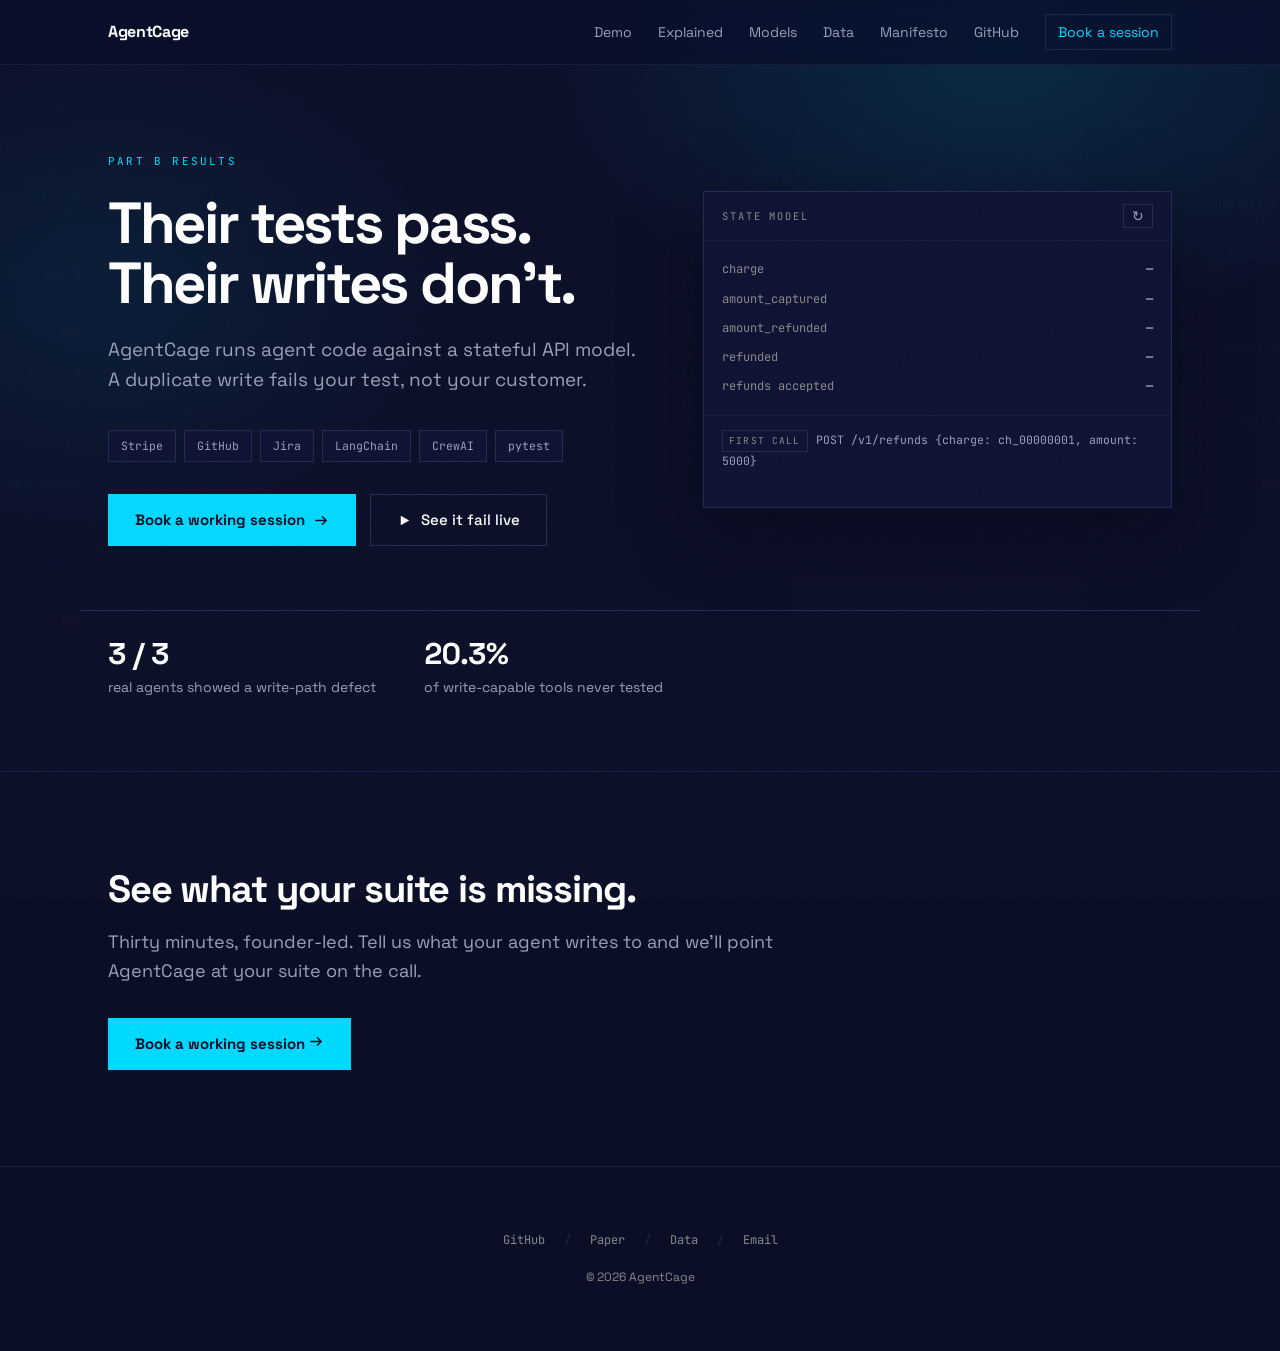
<file: website/index.html>
<!doctype html>
<html lang="en">
<head>
<meta charset="utf-8">
<meta name="viewport" content="width=device-width, initial-scale=1">
<title>AgentCage: test AI agents without hitting real APIs</title>
<meta name="description" content="Their tests pass. Their writes are wrong. AgentCage runs agent code against a stateful API model, so a duplicate write fails your test instead of your customer.">
<meta property="og:title" content="AgentCage">
<meta property="og:description" content="Their tests pass. Their writes are wrong.">
<meta property="og:type" content="website">
<meta property="og:url" content="https://agentcage.vercel.app/">
<meta name="twitter:card" content="summary">
<link rel="icon" href="data:image/svg+xml,%3Csvg xmlns='http://www.w3.org/2000/svg' viewBox='0 0 32 32'%3E%3Crect width='32' height='32' fill='%230a0e27'/%3E%3Cpath d='M9 10v12M16 10v12M23 10v12' stroke='%2300d9ff' stroke-width='2.5' stroke-linecap='round'/%3E%3Cpath d='M6 16h20' stroke='%2300d9ff' stroke-width='2.5' stroke-linecap='round' opacity='.45'/%3E%3C/svg%3E">
<link rel="preconnect" href="https://fonts.googleapis.com">
<link rel="preconnect" href="https://fonts.gstatic.com" crossorigin>
<link rel="stylesheet" href="https://fonts.googleapis.com/css2?family=Space+Grotesk:wght@400;500;700&family=JetBrains+Mono:wght@400;500&display=swap">
<link rel="stylesheet" href="home.css">
<script>
/* Arm the scroll-reveal only when scripting is available and motion is welcome.
   Runs in the head so content never flashes visible before being hidden. */
if (!window.matchMedia("(prefers-reduced-motion: reduce)").matches) {
  document.documentElement.className += " js";
}
</script>
</head>
<body>

<a class="skip" href="#main">Skip to content</a>

<nav class="nav">
  <div class="nav-inner">
    <a class="brand" href="/" aria-current="page">AgentCage</a>
    <div class="nav-links">
      <a class="link" href="/demo">Demo</a>
      <a class="link" href="/explained">Explained</a>
      <a class="link" href="/models">Models</a>
      <a class="link" href="/data">Data</a>
      <a class="link" href="/manifesto">Manifesto</a>
      <a class="link" href="https://github.com/RithikSatarla/agentcage">GitHub</a>
      <a class="link book" href="/book">Book a session</a>
    </div>
  </div>
</nav>

<!-- Hero. Copy left, a live state model right, real traffic drifting in the outer
     margins. The field is decoration and sits outside the content column entirely;
     below 1280px there is no margin to put it in, so it is not rendered. -->
<header class="hero" id="main">

  <!-- Every line is a real request from a committed trace in part_b/traces/. The
       repeated pairs are the point: the same call, the same 200, twice. -->
  <div class="field" aria-hidden="true">
    <div class="gutter gutter-l">
      <div class="strip">
        <span class="ln o1">POST /v1/refunds &rarr; 200</span>
        <span class="ln o4">POST /v1/refunds &rarr; 200</span>
        <span class="ln o2">GET /v1/charges/ch_00000001 &rarr; 200</span>
        <span class="ln o5">PUT contents/README.md &rarr; 409</span>
        <span class="ln o3">POST /repos/acme/widgets/pulls &rarr; 201</span>
        <span class="ln o6">GET /repos/acme/widgets &rarr; 200</span>
        <span class="ln o2">POST /rest/api/2/issue &rarr; 201</span>
        <span class="ln o5">POST /rest/api/2/issue &rarr; 201</span>
        <span class="ln o1">GET /rest/api/2/search/jql &rarr; 200</span>
        <span class="ln o4">DELETE /rest/api/2/issue/10001 &rarr; 204</span>
      </div>
    </div>
    <div class="gutter gutter-r">
      <div class="strip">
        <span class="ln o3">POST /rest/api/2/issue &rarr; 201</span>
        <span class="ln o6">POST /rest/api/2/issue &rarr; 201</span>
        <span class="ln o1">GET /rest/api/2/issue/KAN-1 &rarr; 404</span>
        <span class="ln o4">POST /v1/charges &rarr; 200</span>
        <span class="ln o2">GET /repos/acme/widgets/branches/main &rarr; 200</span>
        <span class="ln o5">POST /v1/refunds &rarr; 200</span>
        <span class="ln o3">POST /v1/refunds &rarr; 200</span>
        <span class="ln o6">POST /repos/acme/widgets/git/refs &rarr; 422</span>
        <span class="ln o2">GET /rest/api/2/serverInfo &rarr; 200</span>
        <span class="ln o4">POST /repos/acme/widgets/issues &rarr; 201</span>
      </div>
    </div>
  </div>

  <div class="wrap hero-grid">
    <div class="hero-copy">
      <p class="eyebrow">Part B results</p>
      <h1>Their tests pass.<br>Their writes don&rsquo;t.</h1>
      <p class="sub">AgentCage runs agent code against a stateful API model. A
      duplicate write fails your test, not your customer.</p>

      <ul class="chips">
        <li>Stripe</li>
        <li>GitHub</li>
        <li>Jira</li>
        <li>LangChain</li>
        <li>CrewAI</li>
        <li>pytest</li>
      </ul>

      <div class="cta">
        <a class="btn btn-primary" href="/book">
          Book a working session
          <svg class="ico" viewBox="0 0 16 16" aria-hidden="true" focusable="false">
            <path d="M2 8h11M9 4l4 4-4 4"/>
          </svg>
        </a>
        <a class="btn" href="/demo">
          <svg class="ico" viewBox="0 0 16 16" aria-hidden="true" focusable="false">
            <path d="M4 3l9 5-9 5z"/>
          </svg>
          See it fail live
        </a>
      </div>
    </div>

    <!-- The state model, running. Values come from part_b/stripe_mock.py: a refund
         moves amount_refunded once and the second attempt is refused, so the numbers
         do not move a second time. -->
    <div class="panel" id="panel">
      <div class="panel-head">
        <span class="panel-title">State model</span>
        <button type="button" class="replay" id="replay" aria-label="Replay the sequence">
          <span aria-hidden="true">&#8635;</span>
        </button>
      </div>

      <dl class="panel-state">
        <div><dt>charge</dt><dd id="v-charge">&mdash;</dd></div>
        <div><dt>amount_captured</dt><dd id="v-captured">&mdash;</dd></div>
        <div><dt>amount_refunded</dt><dd id="v-refunded">&mdash;</dd></div>
        <div><dt>refunded</dt><dd id="v-flag">&mdash;</dd></div>
        <div><dt>refunds accepted</dt><dd id="v-count">&mdash;</dd></div>
      </dl>

      <div class="panel-call" id="panel-call">
        <p class="req" id="c-req">waiting for the first call</p>
        <p class="res" id="c-res"></p>
      </div>
    </div>
  </div>

  <div class="wrap hero-stats">
    <p class="hstat"><strong>3 / 3</strong> real agents showed a write-path defect</p>
    <p class="hstat"><strong>20.3%</strong> of write-capable tools never tested</p>
  </div>
</header>

<!-- Closer. One action, no form: the form lives on /book. -->
<section class="closer">
  <div class="wrap">
    <h2 class="section">See what your suite is missing.</h2>
    <p class="lede">Thirty minutes, founder-led. Tell us what your agent writes to and
    we&rsquo;ll point AgentCage at your suite on the call.</p>
    <a class="btn btn-primary" href="/book">
      Book a working session
      <svg class="ico" viewBox="0 0 16 16" aria-hidden="true" focusable="false">
        <path d="M2 8h11M9 4l4 4-4 4"/>
      </svg>
    </a>
  </div>
</section>

<footer>
  <div class="wrap">
    <p class="links">
      <a href="https://github.com/RithikSatarla/agentcage">GitHub</a>
      <span class="sep">/</span>
      <a href="/agentcage-paper.pdf">Paper</a>
      <span class="sep">/</span>
      <a href="/data">Data</a>
      <span class="sep">/</span>
      <a href="mailto:rithiksatarla@gmail.com">Email</a>
    </p>
    <p class="copy">&copy; 2026 AgentCage</p>
  </div>
</footer>

<script>
(function () {
  "use strict";

  /* State model panel.

     The sequence is the one from part_b/stripe_mock.py: a refund moves
     amount_refunded once, and the identical retry is refused, so nothing moves the
     second time. The retry frame is the whole argument, which is why it holds longest
     before the loop restarts. Pauses on hover so it can be read. */
  var panel = document.getElementById("panel");
  if (panel) {
    var el = function (id) { return document.getElementById(id); };
    var fields = {
      charge: el("v-charge"), captured: el("v-captured"), refunded: el("v-refunded"),
      flag: el("v-flag"), count: el("v-count")
    };
    var req = el("c-req"), res = el("c-res");

    var EMPTY = { charge: "—", captured: "—", refunded: "—",
                  flag: "—", count: "—" };
    var AFTER = { charge: "ch_00000001", captured: "$50.00", refunded: "$50.00",
                  flag: "true", count: "1" };

    var paint = function (values, hits, tags) {
      Object.keys(fields).forEach(function (k) {
        var node = fields[k];
        node.textContent = values[k];
        node.classList.toggle("hit", (hits || []).indexOf(k) !== -1);
        if (tags && tags[k]) {
          var tag = document.createElement("span");
          tag.className = "tag";
          tag.textContent = tags[k];
          node.appendChild(tag);
        }
      });
    };

    var CALL = "POST /v1/refunds {charge: ch_00000001, amount: 5000}";
    var frames = [
      { at: 0, run: function () {
          paint(EMPTY);
          req.innerHTML = "waiting for the first call";
          res.textContent = ""; res.className = "res";
        } },
      { at: 900, run: function () {
          req.innerHTML = '<span class="lbl">first call</span>' + CALL;
          res.textContent = ""; res.className = "res";
        } },
      { at: 1600, run: function () {
          paint(AFTER, ["refunded", "count"]);
          res.textContent = "200  refund accepted";
          res.className = "res ok";
        } },
      { at: 3300, run: function () {
          req.innerHTML = '<span class="lbl retry">retry</span>' + CALL;
          res.textContent = ""; res.className = "res";
        } },
      { at: 4000, run: function () {
          /* Same values, no highlight, labelled. Nothing moved. */
          paint(AFTER, [], { refunded: "unchanged", count: "still 1" });
          res.textContent = "400  charge_already_refunded";
          res.className = "res bad";
        } }
    ];
    var CYCLE = 6400;

    var reduced = window.matchMedia("(prefers-reduced-motion: reduce)");
    if (reduced.matches) {
      /* No loop. Show the outcome, which is the informative frame. */
      frames[4].run();
    } else {
      var t0 = 0, next = 0, paused = false, raf = null;

      var tick = function (now) {
        if (!t0) t0 = now;
        if (!paused) {
          var elapsed = now - t0;
          while (next < frames.length && elapsed >= frames[next].at) {
            frames[next].run();
            next += 1;
          }
          if (elapsed >= CYCLE) { t0 = now; next = 0; }
        } else {
          t0 = now - (frames[Math.max(next - 1, 0)].at);   /* hold where we are */
        }
        raf = window.requestAnimationFrame(tick);
      };
      raf = window.requestAnimationFrame(tick);

      panel.addEventListener("mouseenter", function () { paused = true; });
      panel.addEventListener("mouseleave", function () { paused = false; });

      var replay = document.getElementById("replay");
      if (replay) {
        replay.addEventListener("click", function () {
          t0 = 0; next = 0; paused = false; frames[0].run();
        });
      }
    }
  }


})();
</script>
</body>
</html>
</file>
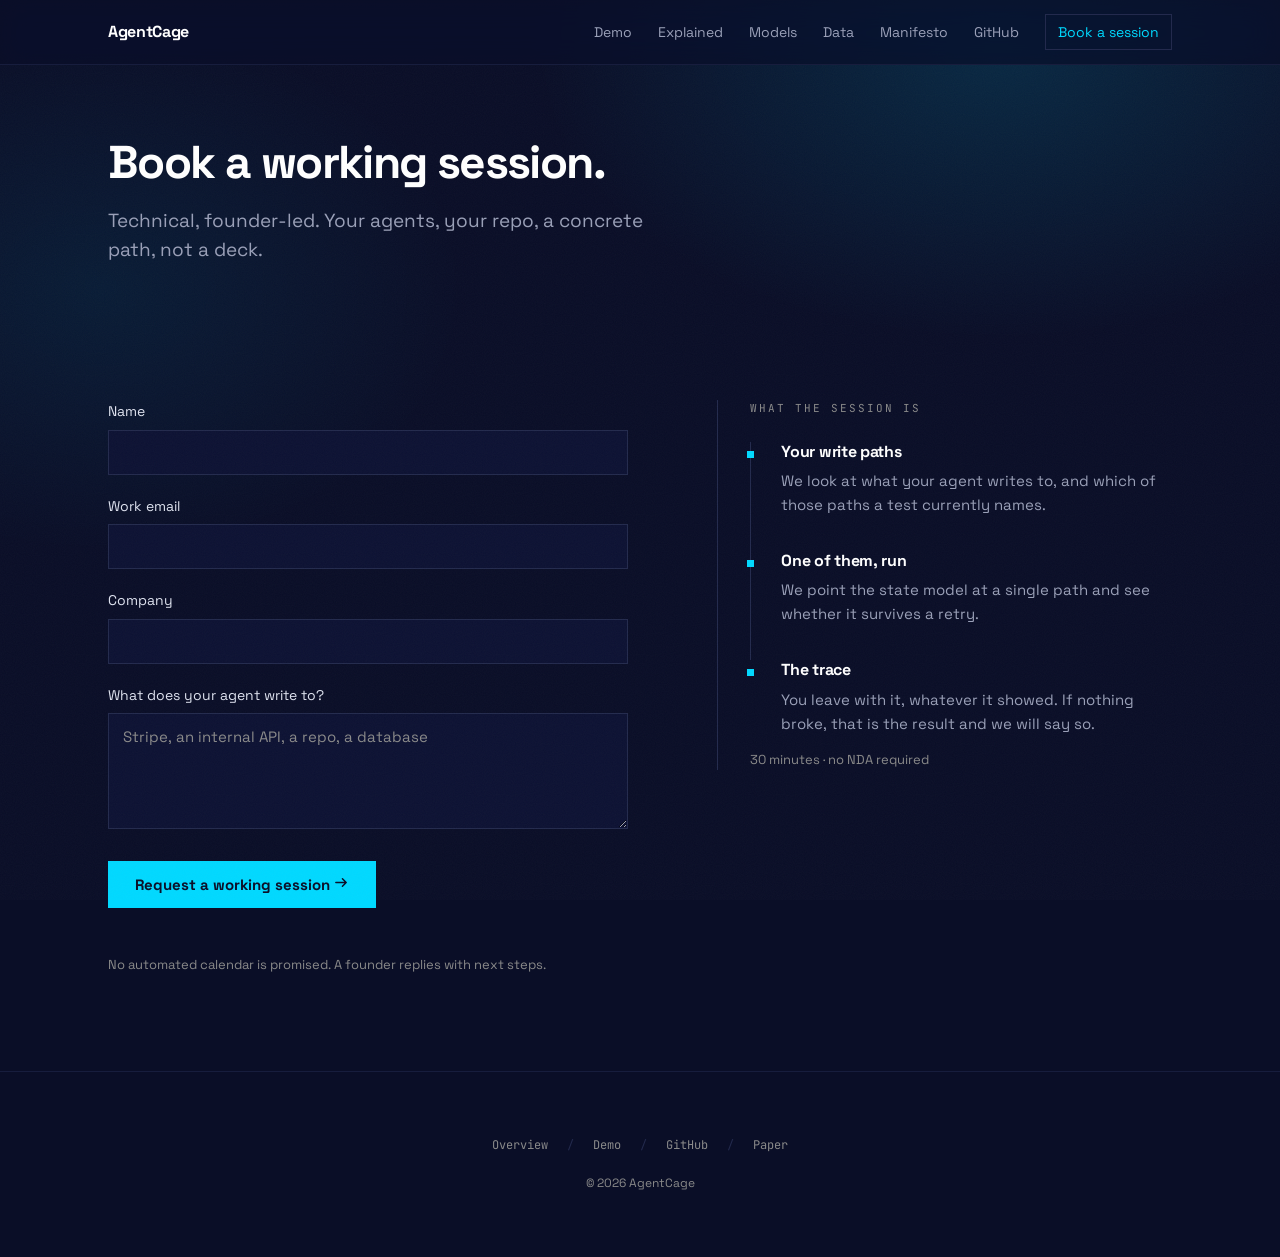
<file: website/book.html>
<!doctype html>
<html lang="en">
<head>
<meta charset="utf-8">
<meta name="viewport" content="width=device-width, initial-scale=1">
<title>Book a working session &mdash; AgentCage</title>
<meta name="description" content="Thirty minutes, founder-led. We look at your agent's write paths, run one against the state model, and you leave with the trace.">
<meta property="og:title" content="Book a working session">
<meta property="og:description" content="Technical, founder-led. Your agents, your repo, a concrete path.">
<meta property="og:type" content="website">
<meta property="og:url" content="https://agentcage.vercel.app/book">
<meta name="twitter:card" content="summary">
<link rel="icon" href="data:image/svg+xml,%3Csvg xmlns='http://www.w3.org/2000/svg' viewBox='0 0 32 32'%3E%3Crect width='32' height='32' fill='%230a0e27'/%3E%3Cpath d='M9 10v12M16 10v12M23 10v12' stroke='%2300d9ff' stroke-width='2.5' stroke-linecap='round'/%3E%3Cpath d='M6 16h20' stroke='%2300d9ff' stroke-width='2.5' stroke-linecap='round' opacity='.45'/%3E%3C/svg%3E">
<link rel="preconnect" href="https://fonts.googleapis.com">
<link rel="preconnect" href="https://fonts.gstatic.com" crossorigin>
<link rel="stylesheet" href="https://fonts.googleapis.com/css2?family=Space+Grotesk:wght@400;500;700&family=JetBrains+Mono:wght@400;500&display=swap">
<link rel="stylesheet" href="home.css">
</head>
<body>

<a class="skip" href="#main">Skip to content</a>

<nav class="nav">
  <div class="nav-inner">
    <a class="brand" href="/">AgentCage</a>
    <div class="nav-links">
      <a class="link" href="/demo">Demo</a>
      <a class="link" href="/explained">Explained</a>
      <a class="link" href="/models">Models</a>
      <a class="link" href="/data">Data</a>
      <a class="link" href="/manifesto">Manifesto</a>
      <a class="link" href="https://github.com/RithikSatarla/agentcage">GitHub</a>
      <a class="link book" href="/book" aria-current="page">Book a session</a>
    </div>
  </div>
</nav>

<header class="page-head" id="main">
  <div class="wrap">
    <h1>Book a working session.</h1>
    <p class="sub">Technical, founder-led. Your agents, your repo, a concrete path,
    not a deck.</p>
  </div>
</header>

<section class="booking">
  <div class="wrap booking-grid">

    <form class="bform" id="bform" novalidate>
      <div class="frow">
        <label for="f-name">Name</label>
        <input id="f-name" name="name" type="text" autocomplete="name" required>
      </div>
      <div class="frow">
        <label for="f-email">Work email</label>
        <input id="f-email" name="email" type="email" inputmode="email"
               autocomplete="email" required aria-describedby="f-msg">
      </div>
      <div class="frow">
        <label for="f-company">Company</label>
        <input id="f-company" name="company" type="text" autocomplete="organization">
      </div>
      <div class="frow">
        <label for="f-writes">What does your agent write to?</label>
        <textarea id="f-writes" name="writes" rows="4"
                  placeholder="Stripe, an internal API, a repo, a database"></textarea>
      </div>

      <!-- Off-screen rather than display:none, which some autofillers skip. Named
           _gotcha so Formspree drops it on its side too. -->
      <div class="wl-hp" aria-hidden="true">
        <label for="f-hp">Website</label>
        <input id="f-hp" name="_gotcha" type="text" tabindex="-1" autocomplete="off">
      </div>

      <button class="btn btn-primary" type="submit" id="f-submit">
        Request a working session
        <svg class="ico" viewBox="0 0 16 16" aria-hidden="true" focusable="false">
          <path d="M2 8h11M9 4l4 4-4 4"/>
        </svg>
      </button>
      <p class="wl-msg" id="f-msg" role="status" aria-live="polite"></p>
      <p class="fnote">No automated calendar is promised. A founder replies with next
      steps.</p>
    </form>

    <aside class="session">
      <h2>What the session is</h2>
      <ol class="moves">
        <li>
          <h3>Your write paths</h3>
          <p>We look at what your agent writes to, and which of those paths a test
          currently names.</p>
        </li>
        <li>
          <h3>One of them, run</h3>
          <p>We point the state model at a single path and see whether it survives a
          retry.</p>
        </li>
        <li>
          <h3>The trace</h3>
          <p>You leave with it, whatever it showed. If nothing broke, that is the
          result and we will say so.</p>
        </li>
      </ol>
      <p class="fnote">30 minutes &middot; no NDA required</p>
    </aside>

  </div>
</section>

<footer>
  <div class="wrap">
    <p class="links">
      <a href="/">Overview</a>
      <span class="sep">/</span>
      <a href="/demo">Demo</a>
      <span class="sep">/</span>
      <a href="https://github.com/RithikSatarla/agentcage">GitHub</a>
      <span class="sep">/</span>
      <a href="/agentcage-paper.pdf">Paper</a>
    </p>
    <p class="copy">&copy; 2026 AgentCage</p>
  </div>
</footer>

<script>
(function () {
  "use strict";

  /* Posts straight to Formspree. The Accept header is required: without it Formspree
     answers with a redirect to its own thank-you page and this could not tell success
     from failure, which would make the failure handling below decorative.

     A confirmation appears only when Formspree has accepted the submission. Anything
     else says so and offers the mailto, so no request is ever lost silently. */
  var ENDPOINT = "https://formspree.io/f/mnpaqoaz";
  var MAILTO = "mailto:rithiksatarla@gmail.com?subject=AgentCage%20working%20session";

  var form = document.getElementById("bform");
  if (!form) return;
  var submit = document.getElementById("f-submit");
  var msg = document.getElementById("f-msg");
  var email = document.getElementById("f-email");
  var name = document.getElementById("f-name");

  var say = function (state, html) {
    msg.className = "wl-msg " + state;
    msg.innerHTML = html;
  };

  form.addEventListener("submit", function (ev) {
    ev.preventDefault();
    var address = email.value.trim();

    if (!name.value.trim()) {
      say("err", "Enter your name.");
      name.focus();
      return;
    }
    if (!address || address.indexOf("@") < 1 ||
        address.lastIndexOf(".") < address.indexOf("@")) {
      say("err", "Enter a valid work email.");
      email.focus();
      return;
    }

    submit.disabled = true;
    submit.textContent = "Sending";
    say("", "");

    fetch(ENDPOINT, {
      method: "POST",
      headers: {
        "Content-Type": "application/json",
        "Accept": "application/json"
      },
      body: JSON.stringify({
        name: name.value.trim(),
        email: address,
        company: document.getElementById("f-company").value.trim(),
        writes: document.getElementById("f-writes").value.trim(),
        _gotcha: document.getElementById("f-hp").value,
        source: "booking page"
      })
    }).then(function (res) {
      return res.json()
        .catch(function () { return {}; })
        .then(function (data) { return { ok: res.ok, data: data }; });
    }).then(function (result) {
      if (result.ok) {
        form.innerHTML = '<p class="wl-msg ok">Request received. A founder will reply ' +
          'with next steps, usually within a day.</p>';
        return;
      }
      var errors = (result.data && result.data.errors) || [];
      var reason = (errors[0] && errors[0].message) || "something went wrong";
      say("err", "Could not send that: " + reason + ". " +
          '<a href="' + MAILTO + '">Email it to me instead</a>.');
    }).catch(function () {
      say("err", 'Could not reach the form service. ' +
          '<a href="' + MAILTO + '">Email it to me instead</a>.');
    }).then(function () {
      submit.disabled = false;
      submit.textContent = "Request a working session";
    });
  });
})();
</script>
</body>
</html>
</file>
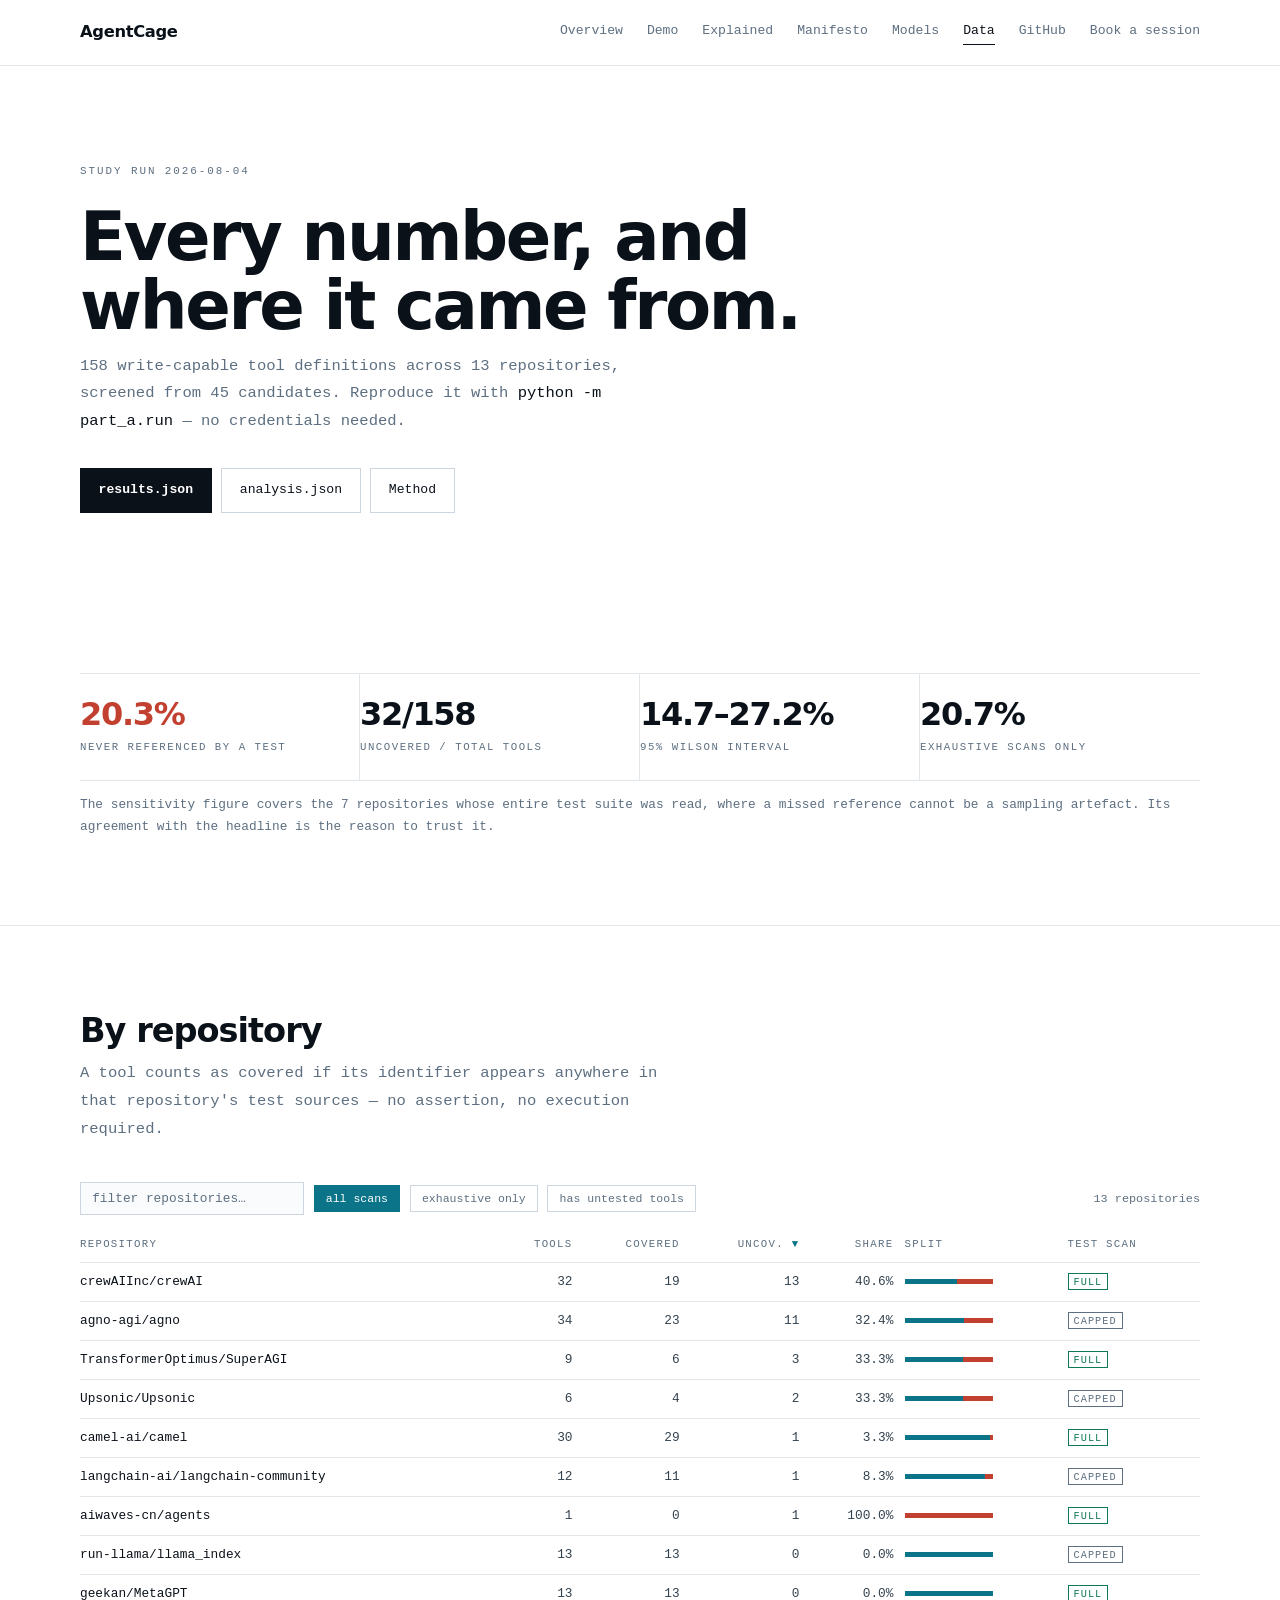
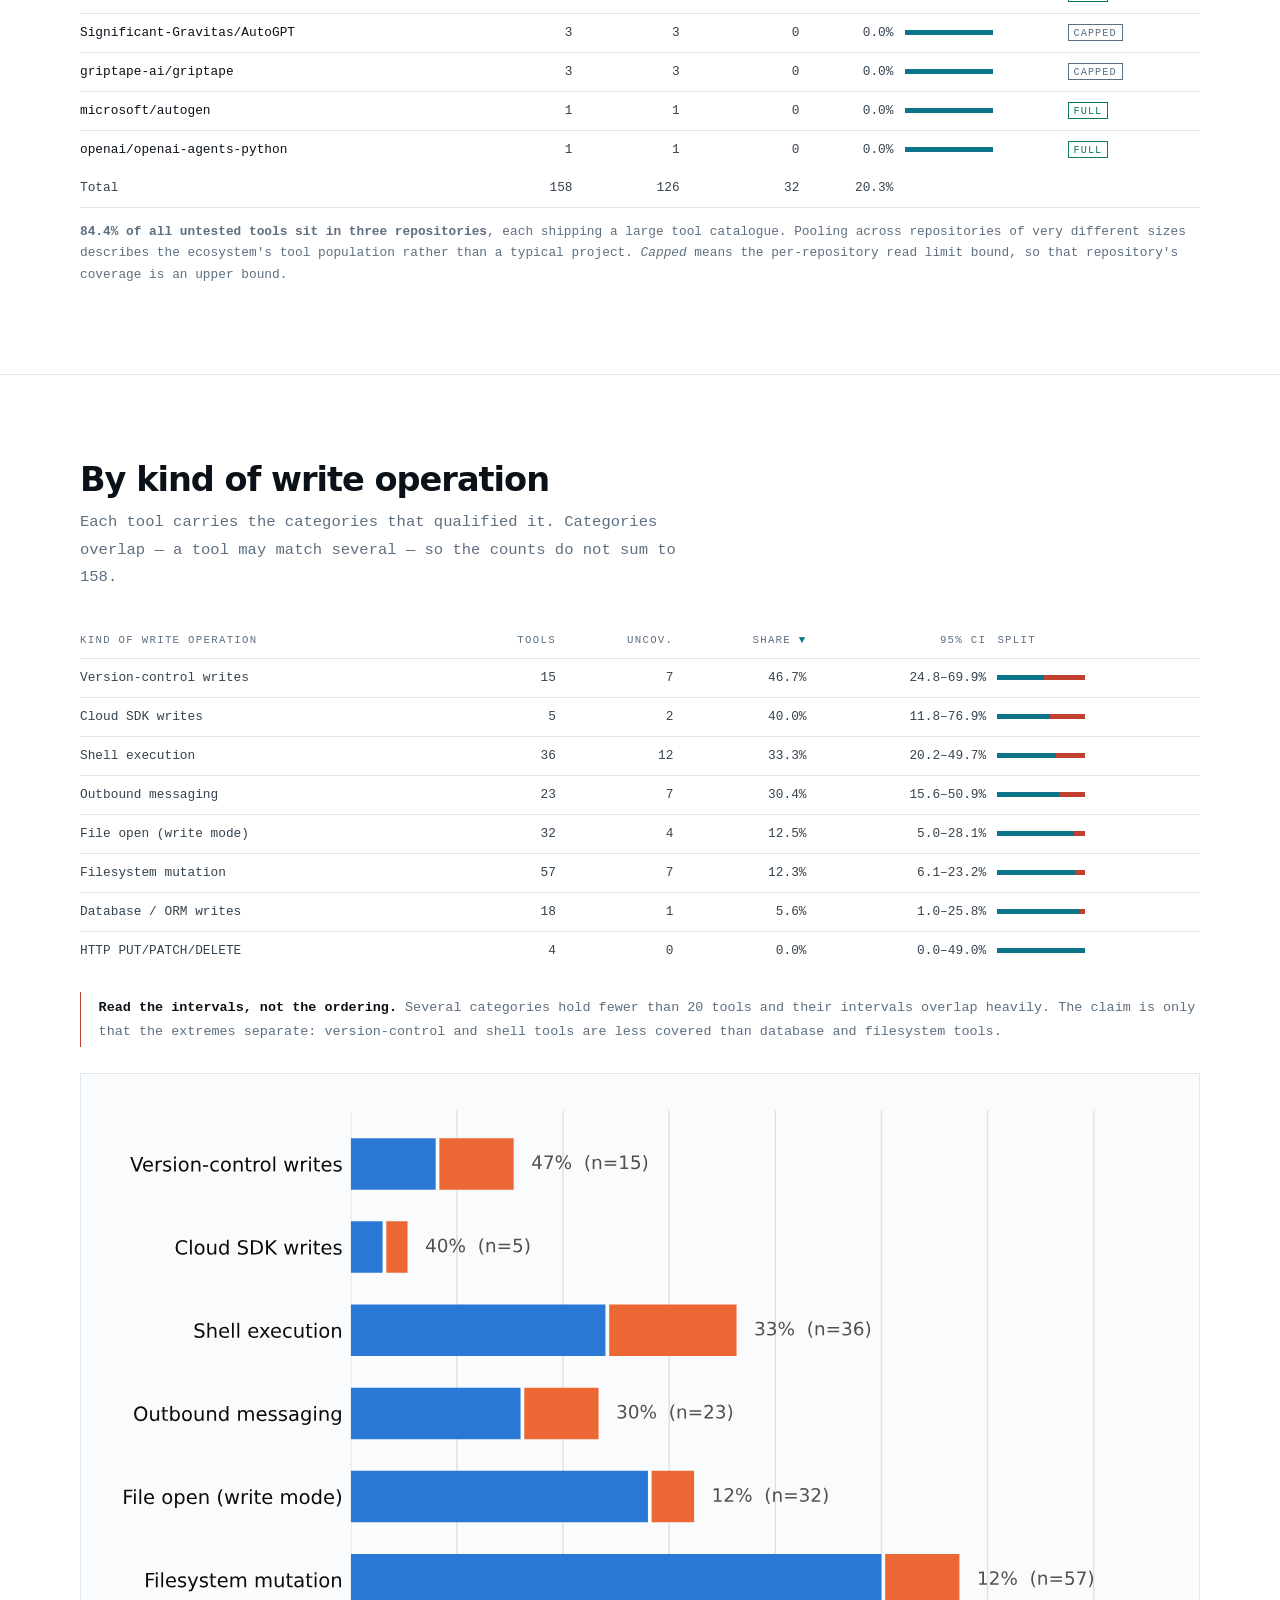
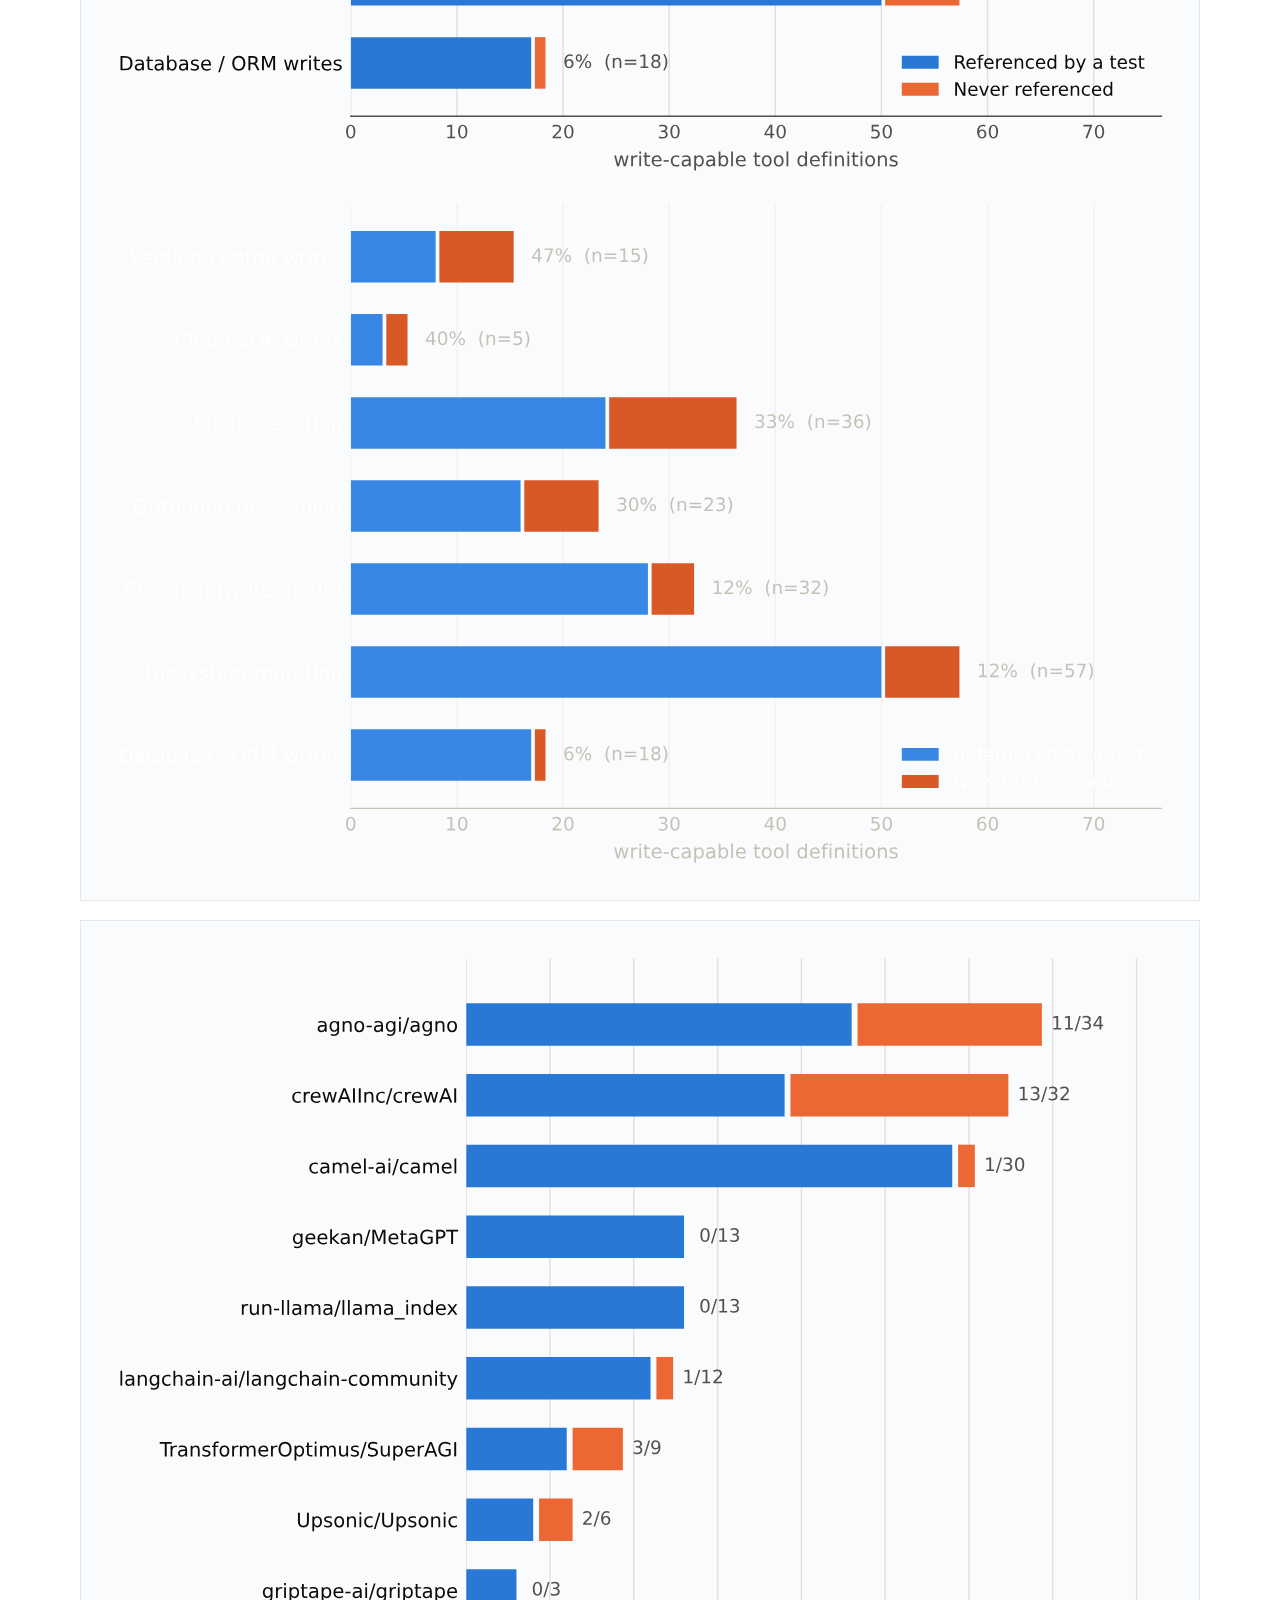
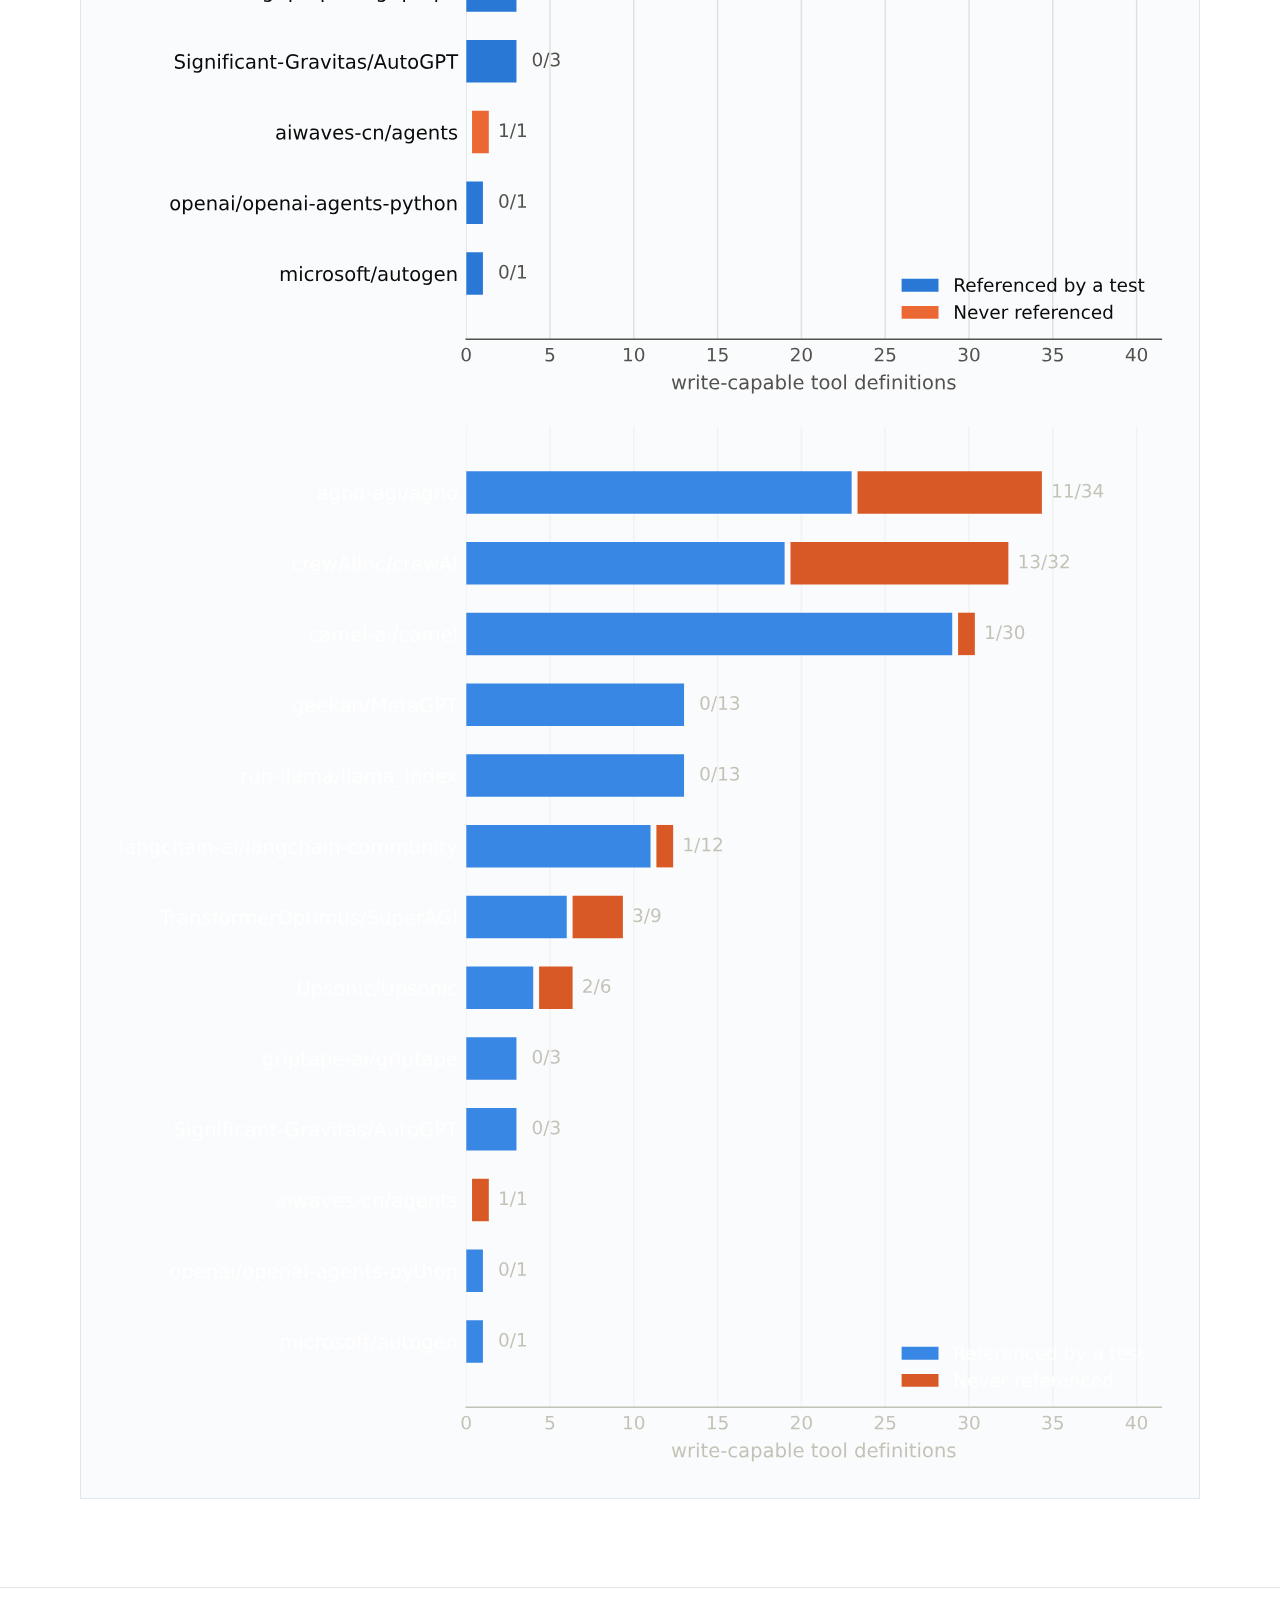
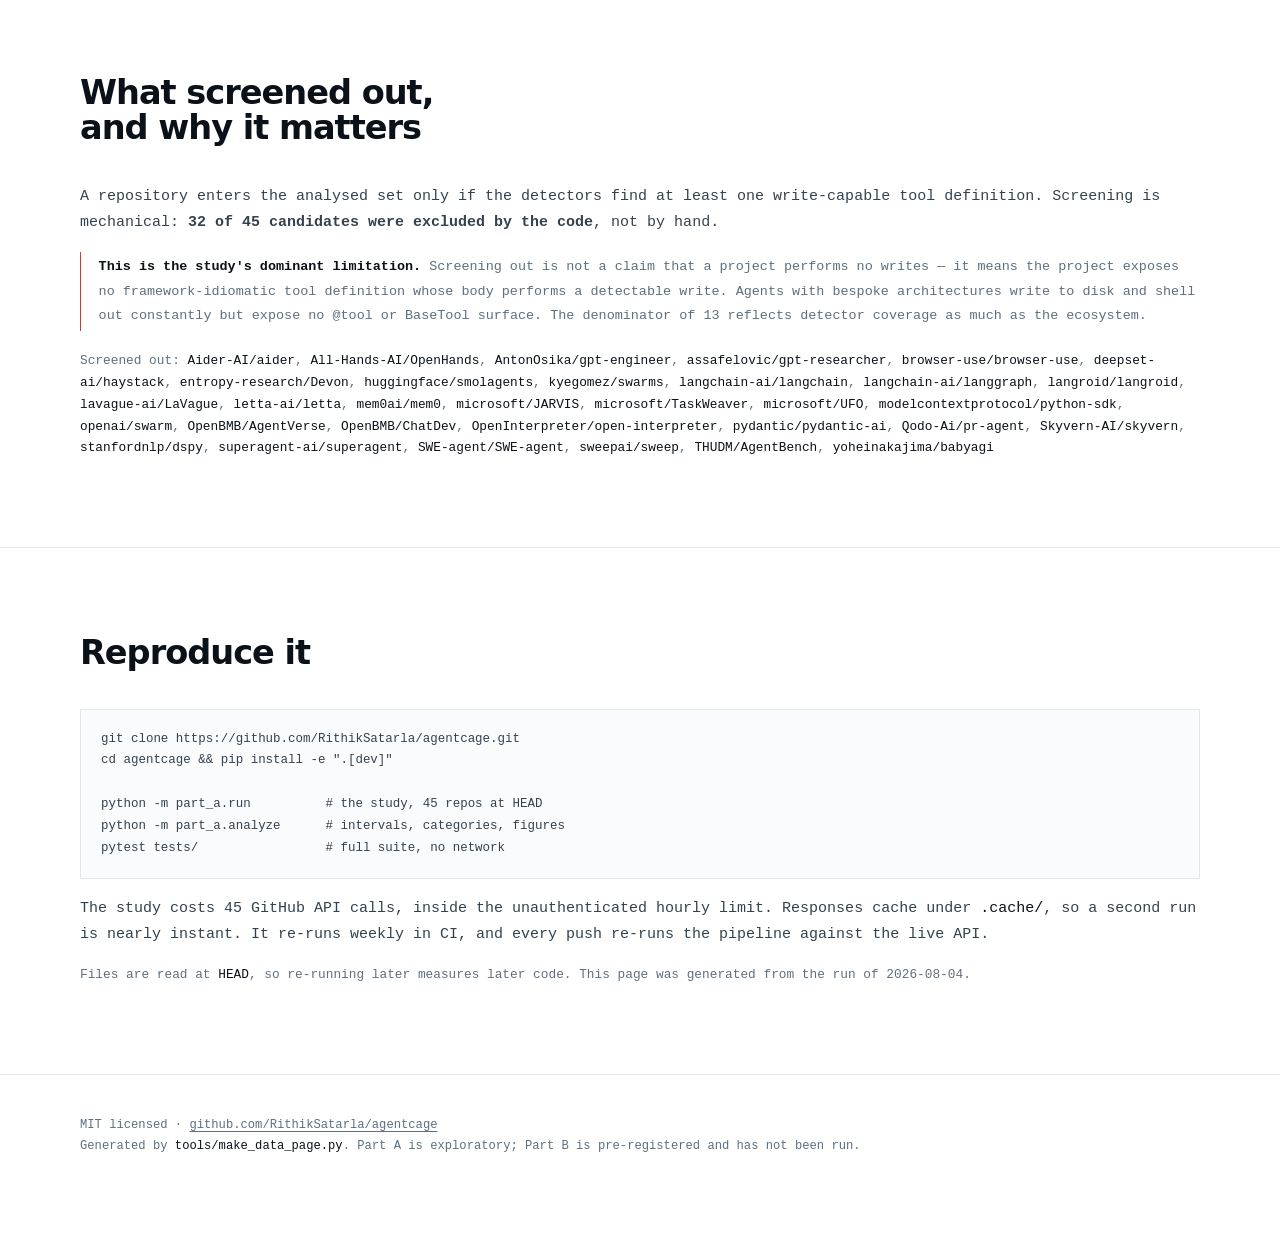
<file: website/data.html>
<!doctype html>
<html lang="en">
<head>
<meta charset="utf-8">
<meta name="viewport" content="width=device-width, initial-scale=1">
<title>Data — AgentCage</title>
<meta name="description" content="Every repository, category and tool behind the 20.3% figure, with confidence intervals and the raw JSON.">
<link rel="stylesheet" href="styles.css">
</head>
<body>

<!-- GENERATED by website/make_data_page.py from part_a/results.json and analysis.json.
     Do not edit by hand: re-run the study, then re-run the generator. -->

<nav class="nav">
  <div class="nav-inner">
    <a class="brand" href="/"><span class="dot"></span>AgentCage</a>
    <a class="link" href="/">Overview</a>
    <a class="link" href="/demo">Demo</a>
    <a class="link" href="/explained">Explained</a>
    <a class="link" href="/manifesto">Manifesto</a>
    <a class="link" href="/models">Models</a>
    <a class="link" href="/data" aria-current="page">Data</a>
    <a class="link" href="https://github.com/RithikSatarla/agentcage">GitHub</a>
    <a class="link book" href="/book">Book a session</a>
  </div>
</nav>

<header class="hero">
  <div class="wrap">
    <p class="label">Study run 2026-08-04</p>
    <h1>Every number, and<br>where it came from.</h1>
    <p class="lede">158 write-capable tool definitions across
    13 repositories, screened from 45
    candidates. Reproduce it with <code>python -m part_a.run</code> — no credentials
    needed.</p>
    <div class="actions">
      <a class="btn solid" href="https://github.com/RithikSatarla/agentcage/blob/main/part_a/results.json">results.json</a>
      <a class="btn" href="https://github.com/RithikSatarla/agentcage/blob/main/part_a/analysis.json">analysis.json</a>
      <a class="btn" href="https://github.com/RithikSatarla/agentcage/blob/main/PROTOCOL.md">Method</a>
    </div>
  </div>
</header>

<section class="flush">
  <div class="wrap">
    <div class="stats">
      <div class="stat"><div class="v hot">20.3%</div>
        <span class="k">never referenced by a test</span></div>
      <div class="stat"><div class="v">32/158</div>
        <span class="k">uncovered / total tools</span></div>
      <div class="stat"><div class="v">14.7–27.2%</div>
        <span class="k">95% Wilson interval</span></div>
      <div class="stat"><div class="v">20.7%</div>
        <span class="k">exhaustive scans only</span></div>
    </div>
    <p class="caption">The sensitivity figure covers the 7
    repositories whose entire test suite was read, where a missed reference cannot be a
    sampling artefact. Its agreement with the headline is the reason to trust it.</p>
  </div>
</section>

<section>
  <div class="wrap">
    <div class="head">
      <h2>By repository</h2>
      <p class="lede">A tool counts as covered if its identifier appears anywhere in
      that repository's test sources — no assertion, no execution required.</p>
    </div>
    <div class="filters">
      <input type="search" id="repo-search" placeholder="filter repositories…"
             aria-label="Filter repositories by name">
      <button class="chip" type="button" data-scan="all" aria-pressed="true">all scans</button>
      <button class="chip" type="button" data-scan="full" aria-pressed="false">exhaustive only</button>
      <button class="chip" type="button" data-untested="1" aria-pressed="false">has untested tools</button>
      <span class="rowcount" id="repo-count"></span>
    </div>
    <div class="scroll">
      <table class="data" id="repo-table">
        <thead>
          <tr><th class="sortable" data-key="repo">Repository</th>
              <th class="n sortable" data-key="tools">Tools</th>
              <th class="n sortable" data-key="covered">Covered</th>
              <th class="n sortable" data-key="uncovered" aria-sort="descending">Uncov.</th>
              <th class="n sortable" data-key="pct">Share</th>
              <th>Split</th><th>Test scan</th></tr>
        </thead>
        <tbody>
    <tr data-repo="crewaiinc/crewai" data-scan="full" data-tools="32" data-covered="19" data-uncovered="13" data-pct="40.6"><td class="name">crewAIInc/crewAI</td><td class="n">32</td><td class="n">19</td><td class="n">13</td><td class="n">40.6%</td><td><span class="meter" role="img" aria-label="19 covered, 13 uncovered"><span class="cov" style="width:59.4%"></span><span class="unc" style="width:40.6%"></span></span></td><td><span class="pill live">full</span></td></tr>
    <tr data-repo="agno-agi/agno" data-scan="capped" data-tools="34" data-covered="23" data-uncovered="11" data-pct="32.4"><td class="name">agno-agi/agno</td><td class="n">34</td><td class="n">23</td><td class="n">11</td><td class="n">32.4%</td><td><span class="meter" role="img" aria-label="23 covered, 11 uncovered"><span class="cov" style="width:67.6%"></span><span class="unc" style="width:32.4%"></span></span></td><td><span class="pill pending">capped</span></td></tr>
    <tr data-repo="transformeroptimus/superagi" data-scan="full" data-tools="9" data-covered="6" data-uncovered="3" data-pct="33.3"><td class="name">TransformerOptimus/SuperAGI</td><td class="n">9</td><td class="n">6</td><td class="n">3</td><td class="n">33.3%</td><td><span class="meter" role="img" aria-label="6 covered, 3 uncovered"><span class="cov" style="width:66.7%"></span><span class="unc" style="width:33.3%"></span></span></td><td><span class="pill live">full</span></td></tr>
    <tr data-repo="upsonic/upsonic" data-scan="capped" data-tools="6" data-covered="4" data-uncovered="2" data-pct="33.3"><td class="name">Upsonic/Upsonic</td><td class="n">6</td><td class="n">4</td><td class="n">2</td><td class="n">33.3%</td><td><span class="meter" role="img" aria-label="4 covered, 2 uncovered"><span class="cov" style="width:66.7%"></span><span class="unc" style="width:33.3%"></span></span></td><td><span class="pill pending">capped</span></td></tr>
    <tr data-repo="camel-ai/camel" data-scan="full" data-tools="30" data-covered="29" data-uncovered="1" data-pct="3.3"><td class="name">camel-ai/camel</td><td class="n">30</td><td class="n">29</td><td class="n">1</td><td class="n">3.3%</td><td><span class="meter" role="img" aria-label="29 covered, 1 uncovered"><span class="cov" style="width:96.7%"></span><span class="unc" style="width:3.3%"></span></span></td><td><span class="pill live">full</span></td></tr>
    <tr data-repo="langchain-ai/langchain-community" data-scan="capped" data-tools="12" data-covered="11" data-uncovered="1" data-pct="8.3"><td class="name">langchain-ai/langchain-community</td><td class="n">12</td><td class="n">11</td><td class="n">1</td><td class="n">8.3%</td><td><span class="meter" role="img" aria-label="11 covered, 1 uncovered"><span class="cov" style="width:91.7%"></span><span class="unc" style="width:8.3%"></span></span></td><td><span class="pill pending">capped</span></td></tr>
    <tr data-repo="aiwaves-cn/agents" data-scan="full" data-tools="1" data-covered="0" data-uncovered="1" data-pct="100.0"><td class="name">aiwaves-cn/agents</td><td class="n">1</td><td class="n">0</td><td class="n">1</td><td class="n">100.0%</td><td><span class="meter" role="img" aria-label="0 covered, 1 uncovered"><span class="cov" style="width:0.0%"></span><span class="unc" style="width:100.0%"></span></span></td><td><span class="pill live">full</span></td></tr>
    <tr data-repo="run-llama/llama_index" data-scan="capped" data-tools="13" data-covered="13" data-uncovered="0" data-pct="0.0"><td class="name">run-llama/llama_index</td><td class="n">13</td><td class="n">13</td><td class="n">0</td><td class="n">0.0%</td><td><span class="meter" role="img" aria-label="13 covered, 0 uncovered"><span class="cov" style="width:100.0%"></span><span class="unc" style="width:0.0%"></span></span></td><td><span class="pill pending">capped</span></td></tr>
    <tr data-repo="geekan/metagpt" data-scan="full" data-tools="13" data-covered="13" data-uncovered="0" data-pct="0.0"><td class="name">geekan/MetaGPT</td><td class="n">13</td><td class="n">13</td><td class="n">0</td><td class="n">0.0%</td><td><span class="meter" role="img" aria-label="13 covered, 0 uncovered"><span class="cov" style="width:100.0%"></span><span class="unc" style="width:0.0%"></span></span></td><td><span class="pill live">full</span></td></tr>
    <tr data-repo="significant-gravitas/autogpt" data-scan="capped" data-tools="3" data-covered="3" data-uncovered="0" data-pct="0.0"><td class="name">Significant-Gravitas/AutoGPT</td><td class="n">3</td><td class="n">3</td><td class="n">0</td><td class="n">0.0%</td><td><span class="meter" role="img" aria-label="3 covered, 0 uncovered"><span class="cov" style="width:100.0%"></span><span class="unc" style="width:0.0%"></span></span></td><td><span class="pill pending">capped</span></td></tr>
    <tr data-repo="griptape-ai/griptape" data-scan="capped" data-tools="3" data-covered="3" data-uncovered="0" data-pct="0.0"><td class="name">griptape-ai/griptape</td><td class="n">3</td><td class="n">3</td><td class="n">0</td><td class="n">0.0%</td><td><span class="meter" role="img" aria-label="3 covered, 0 uncovered"><span class="cov" style="width:100.0%"></span><span class="unc" style="width:0.0%"></span></span></td><td><span class="pill pending">capped</span></td></tr>
    <tr data-repo="microsoft/autogen" data-scan="full" data-tools="1" data-covered="1" data-uncovered="0" data-pct="0.0"><td class="name">microsoft/autogen</td><td class="n">1</td><td class="n">1</td><td class="n">0</td><td class="n">0.0%</td><td><span class="meter" role="img" aria-label="1 covered, 0 uncovered"><span class="cov" style="width:100.0%"></span><span class="unc" style="width:0.0%"></span></span></td><td><span class="pill live">full</span></td></tr>
    <tr data-repo="openai/openai-agents-python" data-scan="full" data-tools="1" data-covered="1" data-uncovered="0" data-pct="0.0"><td class="name">openai/openai-agents-python</td><td class="n">1</td><td class="n">1</td><td class="n">0</td><td class="n">0.0%</td><td><span class="meter" role="img" aria-label="1 covered, 0 uncovered"><span class="cov" style="width:100.0%"></span><span class="unc" style="width:0.0%"></span></span></td><td><span class="pill live">full</span></td></tr>
        </tbody>
        <tfoot>
          <tr><td>Total</td><td class="n">158</td>
              <td class="n">126</td>
              <td class="n">32</td>
              <td class="n">20.3%</td><td></td><td></td></tr>
        </tfoot>
      </table>
    </div>
    <p class="caption"><strong>84.4% of all untested tools sit
    in three repositories</strong>, each shipping a large tool catalogue. Pooling across
    repositories of very different sizes describes the ecosystem's tool population rather
    than a typical project. <em>Capped</em> means the per-repository read limit bound, so
    that repository's coverage is an upper bound.</p>
  </div>
</section>

<section>
  <div class="wrap">
    <div class="head">
      <h2>By kind of write operation</h2>
      <p class="lede">Each tool carries the categories that qualified it. Categories
      overlap — a tool may match several — so the counts do not sum to
      158.</p>
    </div>
    <div class="scroll">
      <table class="data" id="cat-table">
        <thead>
          <tr><th class="sortable" data-key="label">Kind of write operation</th>
              <th class="n sortable" data-key="tools">Tools</th>
              <th class="n sortable" data-key="uncovered">Uncov.</th>
              <th class="n sortable" data-key="pct" aria-sort="descending">Share</th>
              <th class="n">95% CI</th><th>Split</th></tr>
        </thead>
        <tbody>
    <tr data-label="version-control writes" data-tools="15" data-uncovered="7" data-pct="46.7"><td>Version-control writes</td><td class="n">15</td><td class="n">7</td><td class="n">46.7%</td><td class="n">24.8–69.9%</td><td><span class="meter" role="img" aria-label="8 covered, 7 uncovered"><span class="cov" style="width:53.3%"></span><span class="unc" style="width:46.7%"></span></span></td></tr>
    <tr data-label="cloud sdk writes" data-tools="5" data-uncovered="2" data-pct="40.0"><td>Cloud SDK writes</td><td class="n">5</td><td class="n">2</td><td class="n">40.0%</td><td class="n">11.8–76.9%</td><td><span class="meter" role="img" aria-label="3 covered, 2 uncovered"><span class="cov" style="width:60.0%"></span><span class="unc" style="width:40.0%"></span></span></td></tr>
    <tr data-label="shell execution" data-tools="36" data-uncovered="12" data-pct="33.3"><td>Shell execution</td><td class="n">36</td><td class="n">12</td><td class="n">33.3%</td><td class="n">20.2–49.7%</td><td><span class="meter" role="img" aria-label="24 covered, 12 uncovered"><span class="cov" style="width:66.7%"></span><span class="unc" style="width:33.3%"></span></span></td></tr>
    <tr data-label="outbound messaging" data-tools="23" data-uncovered="7" data-pct="30.4"><td>Outbound messaging</td><td class="n">23</td><td class="n">7</td><td class="n">30.4%</td><td class="n">15.6–50.9%</td><td><span class="meter" role="img" aria-label="16 covered, 7 uncovered"><span class="cov" style="width:69.6%"></span><span class="unc" style="width:30.4%"></span></span></td></tr>
    <tr data-label="file open (write mode)" data-tools="32" data-uncovered="4" data-pct="12.5"><td>File open (write mode)</td><td class="n">32</td><td class="n">4</td><td class="n">12.5%</td><td class="n">5.0–28.1%</td><td><span class="meter" role="img" aria-label="28 covered, 4 uncovered"><span class="cov" style="width:87.5%"></span><span class="unc" style="width:12.5%"></span></span></td></tr>
    <tr data-label="filesystem mutation" data-tools="57" data-uncovered="7" data-pct="12.3"><td>Filesystem mutation</td><td class="n">57</td><td class="n">7</td><td class="n">12.3%</td><td class="n">6.1–23.2%</td><td><span class="meter" role="img" aria-label="50 covered, 7 uncovered"><span class="cov" style="width:87.7%"></span><span class="unc" style="width:12.3%"></span></span></td></tr>
    <tr data-label="database / orm writes" data-tools="18" data-uncovered="1" data-pct="5.6"><td>Database / ORM writes</td><td class="n">18</td><td class="n">1</td><td class="n">5.6%</td><td class="n">1.0–25.8%</td><td><span class="meter" role="img" aria-label="17 covered, 1 uncovered"><span class="cov" style="width:94.4%"></span><span class="unc" style="width:5.6%"></span></span></td></tr>
    <tr data-label="http put/patch/delete" data-tools="4" data-uncovered="0" data-pct="0.0"><td>HTTP PUT/PATCH/DELETE</td><td class="n">4</td><td class="n">0</td><td class="n">0.0%</td><td class="n">0.0–49.0%</td><td><span class="meter" role="img" aria-label="4 covered, 0 uncovered"><span class="cov" style="width:100.0%"></span><span class="unc" style="width:0.0%"></span></span></td></tr>
        </tbody>
      </table>
    </div>
    <div class="note" style="margin-top:1.4rem"><strong>Read the intervals, not the
    ordering.</strong> Several categories hold fewer than 20 tools and their intervals
    overlap heavily. The claim is only that the extremes separate: version-control and
    shell tools are less covered than database and filesystem tools.</div>

    <figure class="chart" style="margin-top:1.6rem">
      <img class="fig-light" src="figures/fig_category_light.svg"
           alt="Test coverage by kind of write operation, as a stacked bar chart.">
      <img class="fig-dark" src="figures/fig_category_dark.svg" alt="" aria-hidden="true">
    </figure>
    <figure class="chart" style="margin-top:1.2rem">
      <img class="fig-light" src="figures/fig_repos_light.svg"
           alt="Write-capable tool definitions per repository, split by coverage.">
      <img class="fig-dark" src="figures/fig_repos_dark.svg" alt="" aria-hidden="true">
    </figure>
  </div>
</section>

<section>
  <div class="wrap">
    <div class="head">
      <h2>What screened out, and why it matters</h2>
    </div>
    <p>A repository enters the analysed set only if the detectors find at least one
    write-capable tool definition. Screening is mechanical:
    <strong>32 of 45
    candidates were excluded by the code</strong>, not by hand.</p>
    <div class="note"><strong>This is the study's dominant limitation.</strong> Screening
    out is not a claim that a project performs no writes — it means the project exposes no
    framework-idiomatic tool definition whose body performs a detectable write. Agents with
    bespoke architectures write to disk and shell out constantly but expose no
    <code>@tool</code> or <code>BaseTool</code> surface. The denominator of
    13 reflects detector coverage as much as the ecosystem.</div>
    <p class="caption" style="margin-top:1.2rem">Screened out: <code>Aider-AI/aider</code>, <code>All-Hands-AI/OpenHands</code>, <code>AntonOsika/gpt-engineer</code>, <code>assafelovic/gpt-researcher</code>, <code>browser-use/browser-use</code>, <code>deepset-ai/haystack</code>, <code>entropy-research/Devon</code>, <code>huggingface/smolagents</code>, <code>kyegomez/swarms</code>, <code>langchain-ai/langchain</code>, <code>langchain-ai/langgraph</code>, <code>langroid/langroid</code>, <code>lavague-ai/LaVague</code>, <code>letta-ai/letta</code>, <code>mem0ai/mem0</code>, <code>microsoft/JARVIS</code>, <code>microsoft/TaskWeaver</code>, <code>microsoft/UFO</code>, <code>modelcontextprotocol/python-sdk</code>, <code>openai/swarm</code>, <code>OpenBMB/AgentVerse</code>, <code>OpenBMB/ChatDev</code>, <code>OpenInterpreter/open-interpreter</code>, <code>pydantic/pydantic-ai</code>, <code>Qodo-Ai/pr-agent</code>, <code>Skyvern-AI/skyvern</code>, <code>stanfordnlp/dspy</code>, <code>superagent-ai/superagent</code>, <code>SWE-agent/SWE-agent</code>, <code>sweepai/sweep</code>, <code>THUDM/AgentBench</code>, <code>yoheinakajima/babyagi</code></p>
  </div>
</section>

<section>
  <div class="wrap">
    <div class="head"><h2>Reproduce it</h2></div>
<pre><code>git clone https://github.com/RithikSatarla/agentcage.git
cd agentcage &amp;&amp; pip install -e ".[dev]"

python -m part_a.run          # the study, 45 repos at HEAD
python -m part_a.analyze      # intervals, categories, figures
pytest tests/                 # full suite, no network</code></pre>
    <p>The study costs 45 GitHub API calls, inside the
    unauthenticated hourly limit. Responses cache under <code>.cache/</code>, so a second
    run is nearly instant. It re-runs weekly in CI, and every push re-runs the pipeline
    against the live API.</p>
    <p class="caption">Files are read at <code>HEAD</code>, so re-running later measures
    later code. This page was generated from the run of 2026-08-04.</p>
  </div>
</section>

<footer>
  <div class="wrap">
    <p>MIT licensed ·
    <a href="https://github.com/RithikSatarla/agentcage">github.com/RithikSatarla/agentcage</a><br>
    Generated by <code>tools/make_data_page.py</code>. Part A is exploratory; Part B is
    pre-registered and has not been run.</p>
  </div>
</footer>

<script>
(function () {
  "use strict";

  // Sorting reads data-* attributes rather than cell text: the rendered cells carry
  // percent signs, meters and pills, none of which sort correctly as strings.
  function sortable(tableId, numericKeys) {
    var table = document.getElementById(tableId);
    if (!table) { return; }
    var body = table.tBodies[0];

    Array.prototype.forEach.call(table.querySelectorAll("th.sortable"), function (th) {
      th.setAttribute("tabindex", "0");
      th.setAttribute("role", "button");

      function activate() {
        var key = th.getAttribute("data-key");
        var desc = th.getAttribute("aria-sort") !== "descending";
        Array.prototype.forEach.call(table.querySelectorAll("th.sortable"), function (o) {
          o.removeAttribute("aria-sort");
        });
        th.setAttribute("aria-sort", desc ? "descending" : "ascending");

        var rows = Array.prototype.slice.call(body.rows);
        rows.sort(function (a, b) {
          var av = a.getAttribute("data-" + key), bv = b.getAttribute("data-" + key);
          var cmp = numericKeys.indexOf(key) >= 0
            ? parseFloat(av) - parseFloat(bv)
            : String(av).localeCompare(String(bv));
          return desc ? -cmp : cmp;
        });
        rows.forEach(function (r) { body.appendChild(r); });
      }

      th.addEventListener("click", activate);
      th.addEventListener("keydown", function (e) {
        if (e.key === "Enter" || e.key === " ") { e.preventDefault(); activate(); }
      });
    });
  }

  sortable("repo-table", ["tools", "covered", "uncovered", "pct"]);
  sortable("cat-table", ["tools", "uncovered", "pct"]);

  // Repository filters: free-text search plus two mutually independent toggles.
  var search = document.getElementById("repo-search");
  var chips = document.querySelectorAll(".filters .chip");
  var repoBody = document.getElementById("repo-table").tBodies[0];
  var count = document.getElementById("repo-count");
  var scanFilter = "all", untestedOnly = false;

  function applyFilters() {
    var q = (search.value || "").trim().toLowerCase();
    var shown = 0, total = repoBody.rows.length;
    Array.prototype.forEach.call(repoBody.rows, function (row) {
      var okName = !q || row.getAttribute("data-repo").indexOf(q) >= 0;
      var okScan = scanFilter === "all" || row.getAttribute("data-scan") === scanFilter;
      var okUnt = !untestedOnly || parseInt(row.getAttribute("data-uncovered"), 10) > 0;
      var visible = okName && okScan && okUnt;
      row.style.display = visible ? "" : "none";
      if (visible) { shown += 1; }
    });
    count.textContent = shown === total
      ? total + " repositories"
      : shown + " of " + total + " repositories";
  }

  Array.prototype.forEach.call(chips, function (chip) {
    chip.addEventListener("click", function () {
      if (chip.hasAttribute("data-scan")) {
        scanFilter = chip.getAttribute("data-scan");
        Array.prototype.forEach.call(chips, function (c) {
          if (c.hasAttribute("data-scan")) {
            c.setAttribute("aria-pressed", String(c === chip));
          }
        });
      } else {
        untestedOnly = chip.getAttribute("aria-pressed") !== "true";
        chip.setAttribute("aria-pressed", String(untestedOnly));
      }
      applyFilters();
    });
  });

  search.addEventListener("input", applyFilters);
  applyFilters();
})();
</script>

</body>
</html>
</file>
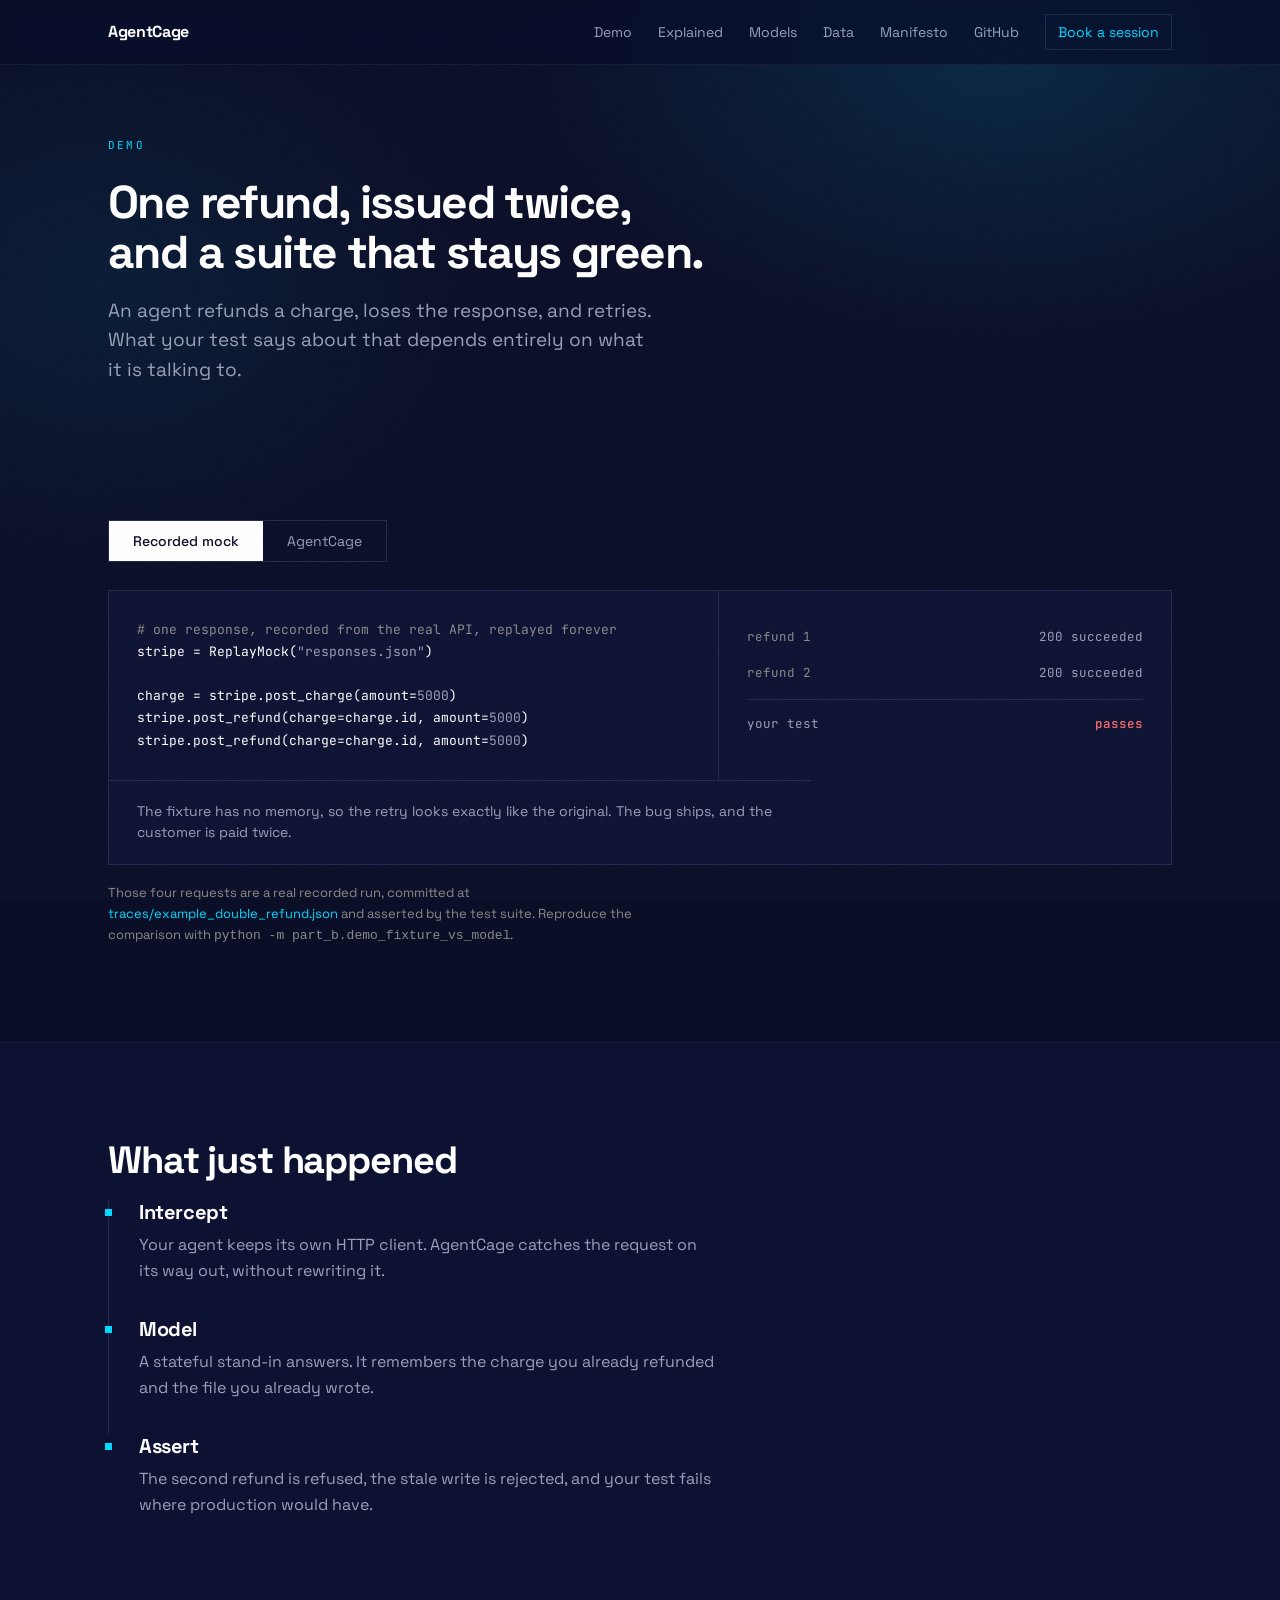
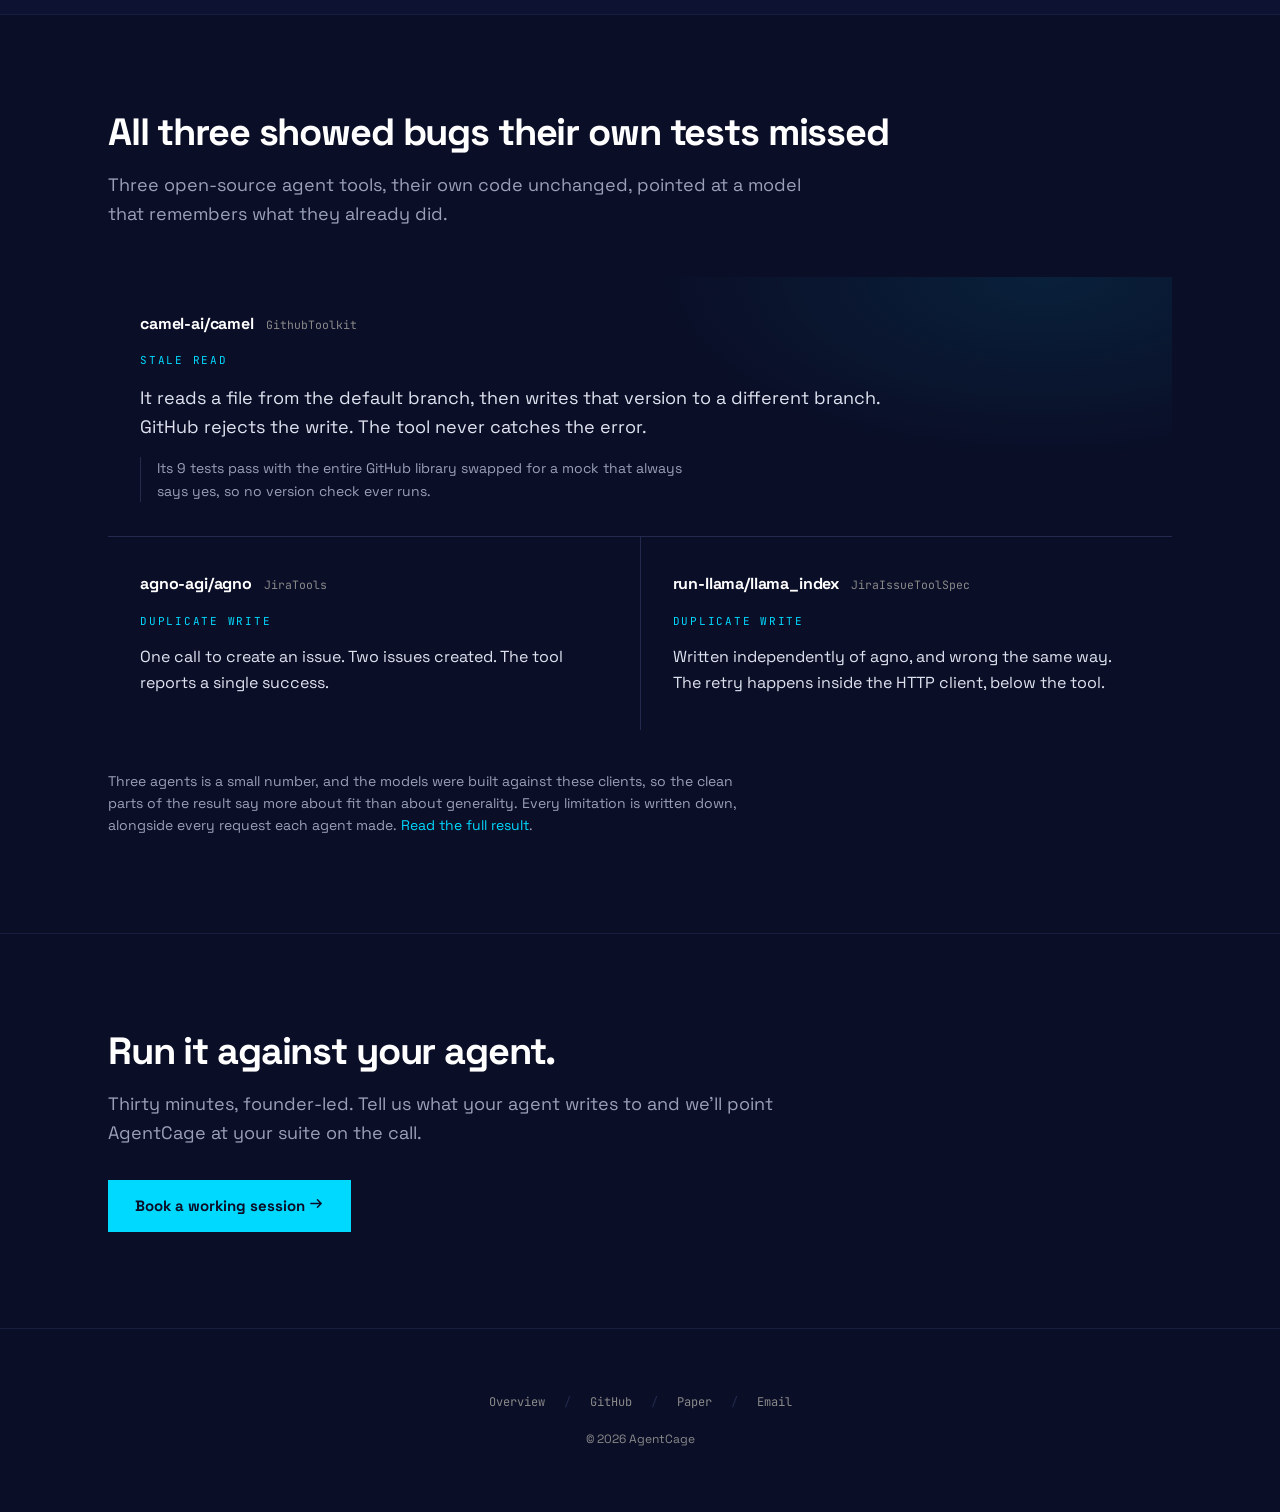
<file: website/demo.html>
<!doctype html>
<html lang="en">
<head>
<meta charset="utf-8">
<meta name="viewport" content="width=device-width, initial-scale=1">
<title>Demo: one refund, issued twice &mdash; AgentCage</title>
<meta name="description" content="The same two refund calls against a recorded mock and against a stateful model. One suite stays green and ships the bug; the other fails.">
<meta property="og:title" content="AgentCage demo">
<meta property="og:description" content="One refund, issued twice, and a suite that stays green.">
<meta property="og:type" content="website">
<meta property="og:url" content="https://agentcage.vercel.app/demo">
<meta name="twitter:card" content="summary">
<link rel="icon" href="data:image/svg+xml,%3Csvg xmlns='http://www.w3.org/2000/svg' viewBox='0 0 32 32'%3E%3Crect width='32' height='32' fill='%230a0e27'/%3E%3Cpath d='M9 10v12M16 10v12M23 10v12' stroke='%2300d9ff' stroke-width='2.5' stroke-linecap='round'/%3E%3Cpath d='M6 16h20' stroke='%2300d9ff' stroke-width='2.5' stroke-linecap='round' opacity='.45'/%3E%3C/svg%3E">
<link rel="preconnect" href="https://fonts.googleapis.com">
<link rel="preconnect" href="https://fonts.gstatic.com" crossorigin>
<link rel="stylesheet" href="https://fonts.googleapis.com/css2?family=Space+Grotesk:wght@400;500;700&family=JetBrains+Mono:wght@400;500&display=swap">
<link rel="stylesheet" href="home.css">
<script>
if (!window.matchMedia("(prefers-reduced-motion: reduce)").matches) {
  document.documentElement.className += " js";
}
</script>
</head>
<body>

<a class="skip" href="#main">Skip to content</a>

<nav class="nav">
  <div class="nav-inner">
    <a class="brand" href="/">AgentCage</a>
    <div class="nav-links">
      <a class="link" href="/demo" aria-current="page">Demo</a>
      <a class="link" href="/explained">Explained</a>
      <a class="link" href="/models">Models</a>
      <a class="link" href="/data">Data</a>
      <a class="link" href="/manifesto">Manifesto</a>
      <a class="link" href="https://github.com/RithikSatarla/agentcage">GitHub</a>
      <a class="link book" href="/book">Book a session</a>
    </div>
  </div>
</nav>

<header class="page-head" id="main">
  <div class="wrap">
    <p class="eyebrow">Demo</p>
    <h1>One refund, issued twice, and a suite that stays green.</h1>
    <p class="sub">An agent refunds a charge, loses the response, and retries. What your
    test says about that depends entirely on what it is talking to.</p>
  </div>
</header>

<!-- Same code, two backends. -->
<section id="demo">
  <div class="wrap">
    <div class="toggle" role="group" aria-label="Choose what the agent is tested against">
      <button type="button" id="t-mock" aria-pressed="true" aria-controls="pane">Recorded mock</button>
      <button type="button" id="t-cage" aria-pressed="false" aria-controls="pane">AgentCage</button>
    </div>

    <div class="panes" id="pane">
      <div class="pane" id="pane-mock">
        <div class="pane-code">
<pre><span class="cmt"># one response, recorded from the real API, replayed forever</span>
stripe = ReplayMock(<span class="str">"responses.json"</span>)

charge = stripe.post_charge(amount=<span class="str">5000</span>)
stripe.post_refund(charge=charge.id, amount=<span class="str">5000</span>)
stripe.post_refund(charge=charge.id, amount=<span class="str">5000</span>)</pre>
        </div>
        <ol class="pane-out">
          <li><span class="lbl">refund 1</span><span class="res ok">200 succeeded</span></li>
          <li><span class="lbl">refund 2</span><span class="res ok">200 succeeded</span></li>
          <li class="outcome pass"><span class="lbl">your test</span><span class="res">passes</span></li>
        </ol>
        <p class="pane-note">The fixture has no memory, so the retry looks exactly like
        the original. The bug ships, and the customer is paid twice.</p>
      </div>

      <div class="pane" id="pane-cage" hidden>
        <div class="pane-code">
<pre><span class="kw">from</span> part_b.stripe_mock <span class="kw">import</span> StripeMock

stripe = StripeMock()
charge = stripe.post_charge(amount=<span class="str">5000</span>)

stripe.post_refund(charge=charge.id, amount=<span class="str">5000</span>)
stripe.post_refund(charge=charge.id, amount=<span class="str">5000</span>)</pre>
        </div>
        <ol class="pane-out">
          <li><span class="lbl">refund 1</span><span class="res ok">200 succeeded</span></li>
          <li><span class="lbl">refund 2</span><span class="res bad">400 charge_already_refunded</span></li>
          <li class="outcome fail"><span class="lbl">your test</span><span class="res">fails</span></li>
        </ol>
        <p class="pane-note">The model remembers the first refund, so the second is
        refused exactly as the real API would. You fix it before shipping.</p>
      </div>
    </div>

    <p class="demo-foot">Those four requests are a real recorded run, committed at
    <a href="https://github.com/RithikSatarla/agentcage/blob/main/traces/example_double_refund.json">traces/example_double_refund.json</a>
    and asserted by the test suite. Reproduce the comparison with
    <code>python -m part_b.demo_fixture_vs_model</code>.</p>
  </div>
</section>

<!-- What just happened -->
<section class="how">
  <div class="wrap">
    <h2 class="section">What just happened</h2>
    <ol class="moves">
      <li class="reveal">
        <h3>Intercept</h3>
        <p>Your agent keeps its own HTTP client. AgentCage catches the request on its
        way out, without rewriting it.</p>
      </li>
      <li class="reveal">
        <h3>Model</h3>
        <p>A stateful stand-in answers. It remembers the charge you already refunded and
        the file you already wrote.</p>
      </li>
      <li class="reveal">
        <h3>Assert</h3>
        <p>The second refund is refused, the stale write is rejected, and your test
        fails where production would have.</p>
      </li>
    </ol>
  </div>
</section>

<!-- Agent cards -->
<section id="findings">
  <div class="wrap">
    <h2 class="section">All three showed bugs their own tests missed</h2>
    <p class="lede">Three open-source agent tools, their own code unchanged, pointed at
    a model that remembers what they already did.</p>

    <div class="bento">
      <article class="cell cell-lead reveal">
        <p class="who"><span class="repo">camel-ai/camel</span><span class="what">GithubToolkit</span></p>
        <p class="verdict">Stale read</p>
        <p class="detail">It reads a file from the default branch, then writes that
        version to a different branch. GitHub rejects the write. The tool never catches
        the error.</p>
        <p class="aside">Its 9 tests pass with the entire GitHub library swapped for a
        mock that always says yes, so no version check ever runs.</p>
      </article>

      <article class="cell reveal">
        <p class="who"><span class="repo">agno-agi/agno</span><span class="what">JiraTools</span></p>
        <p class="verdict">Duplicate write</p>
        <p class="detail">One call to create an issue. Two issues created. The tool
        reports a single success.</p>
      </article>

      <article class="cell reveal">
        <p class="who"><span class="repo">run-llama/llama_index</span><span class="what">JiraIssueToolSpec</span></p>
        <p class="verdict">Duplicate write</p>
        <p class="detail">Written independently of agno, and wrong the same way. The
        retry happens inside the HTTP client, below the tool.</p>
      </article>
    </div>

    <p class="caveat">Three agents is a small number, and the models were built against
    these clients, so the clean parts of the result say more about fit than about
    generality. Every limitation is written down, alongside every request each agent
    made. <a href="/explained">Read the full result</a>.</p>
  </div>
</section>

<!-- Closer -->
<section class="closer">
  <div class="wrap">
    <h2 class="section">Run it against your agent.</h2>
    <p class="lede">Thirty minutes, founder-led. Tell us what your agent writes to and
    we&rsquo;ll point AgentCage at your suite on the call.</p>
    <a class="btn btn-primary" href="/book">
      Book a working session
      <svg class="ico" viewBox="0 0 16 16" aria-hidden="true" focusable="false">
        <path d="M2 8h11M9 4l4 4-4 4"/>
      </svg>
    </a>
  </div>
</section>

<footer>
  <div class="wrap">
    <p class="links">
      <a href="/">Overview</a>
      <span class="sep">/</span>
      <a href="https://github.com/RithikSatarla/agentcage">GitHub</a>
      <span class="sep">/</span>
      <a href="/agentcage-paper.pdf">Paper</a>
      <span class="sep">/</span>
      <a href="mailto:rithiksatarla@gmail.com">Email</a>
    </p>
    <p class="copy">&copy; 2026 AgentCage</p>
  </div>
</footer>

<script>
(function () {
  "use strict";

  var bMock = document.getElementById("t-mock");
  var bCage = document.getElementById("t-cage");
  var pMock = document.getElementById("pane-mock");
  var pCage = document.getElementById("pane-cage");

  if (bMock && bCage) {
    var choose = function (mock) {
      bMock.setAttribute("aria-pressed", String(mock));
      bCage.setAttribute("aria-pressed", String(!mock));
      pMock.hidden = !mock;
      pCage.hidden = mock;
    };
    bMock.addEventListener("click", function () { choose(true); });
    bCage.addEventListener("click", function () { choose(false); });
  }

  var reduce = window.matchMedia("(prefers-reduced-motion: reduce)");
  var targets = document.querySelectorAll(".reveal");
  if (reduce.matches || !("IntersectionObserver" in window)) {
    Array.prototype.forEach.call(targets, function (el) { el.classList.add("shown"); });
    return;
  }
  var io = new IntersectionObserver(function (entries) {
    entries.forEach(function (entry, i) {
      if (!entry.isIntersecting) return;
      var el = entry.target;
      window.setTimeout(function () { el.classList.add("shown"); }, i * 70);
      io.unobserve(el);
    });
  }, { threshold: 0.2, rootMargin: "0px 0px -8% 0px" });
  Array.prototype.forEach.call(targets, function (el) { io.observe(el); });
})();
</script>
</body>
</html>
</file>
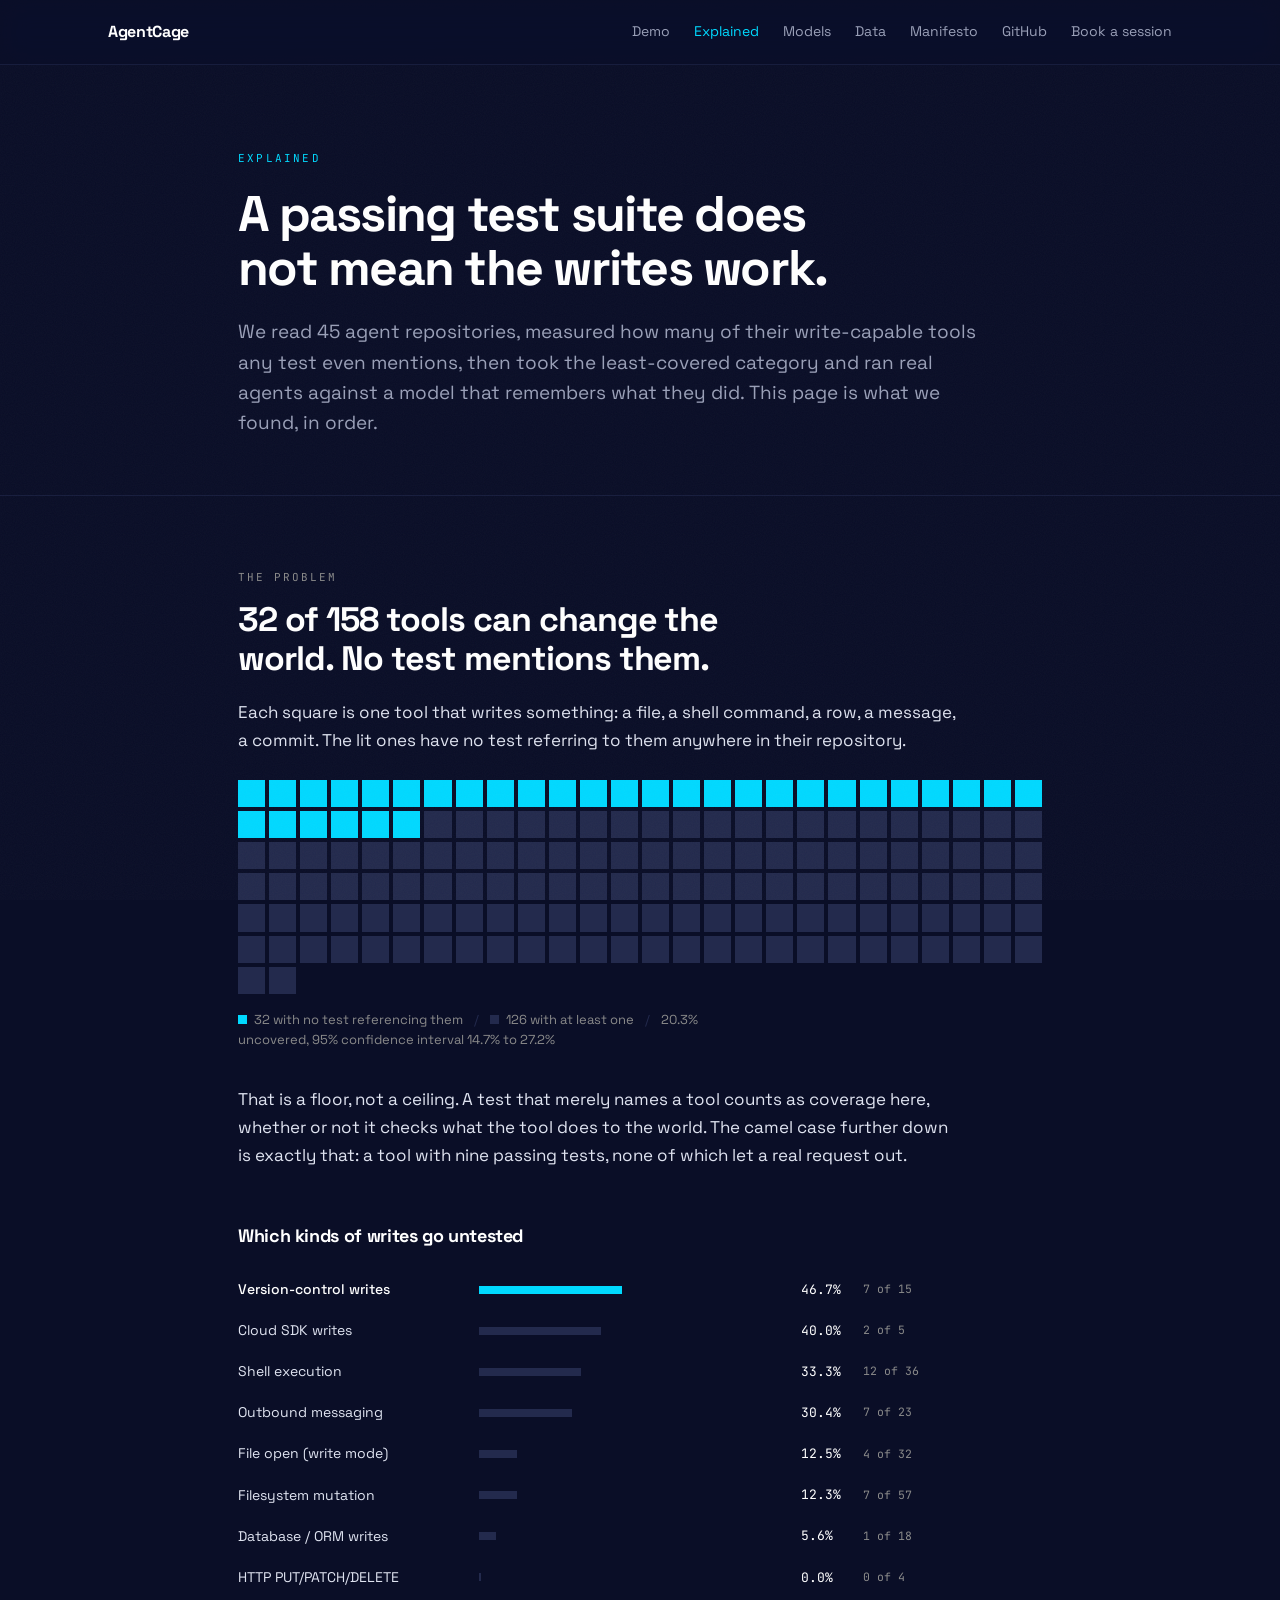
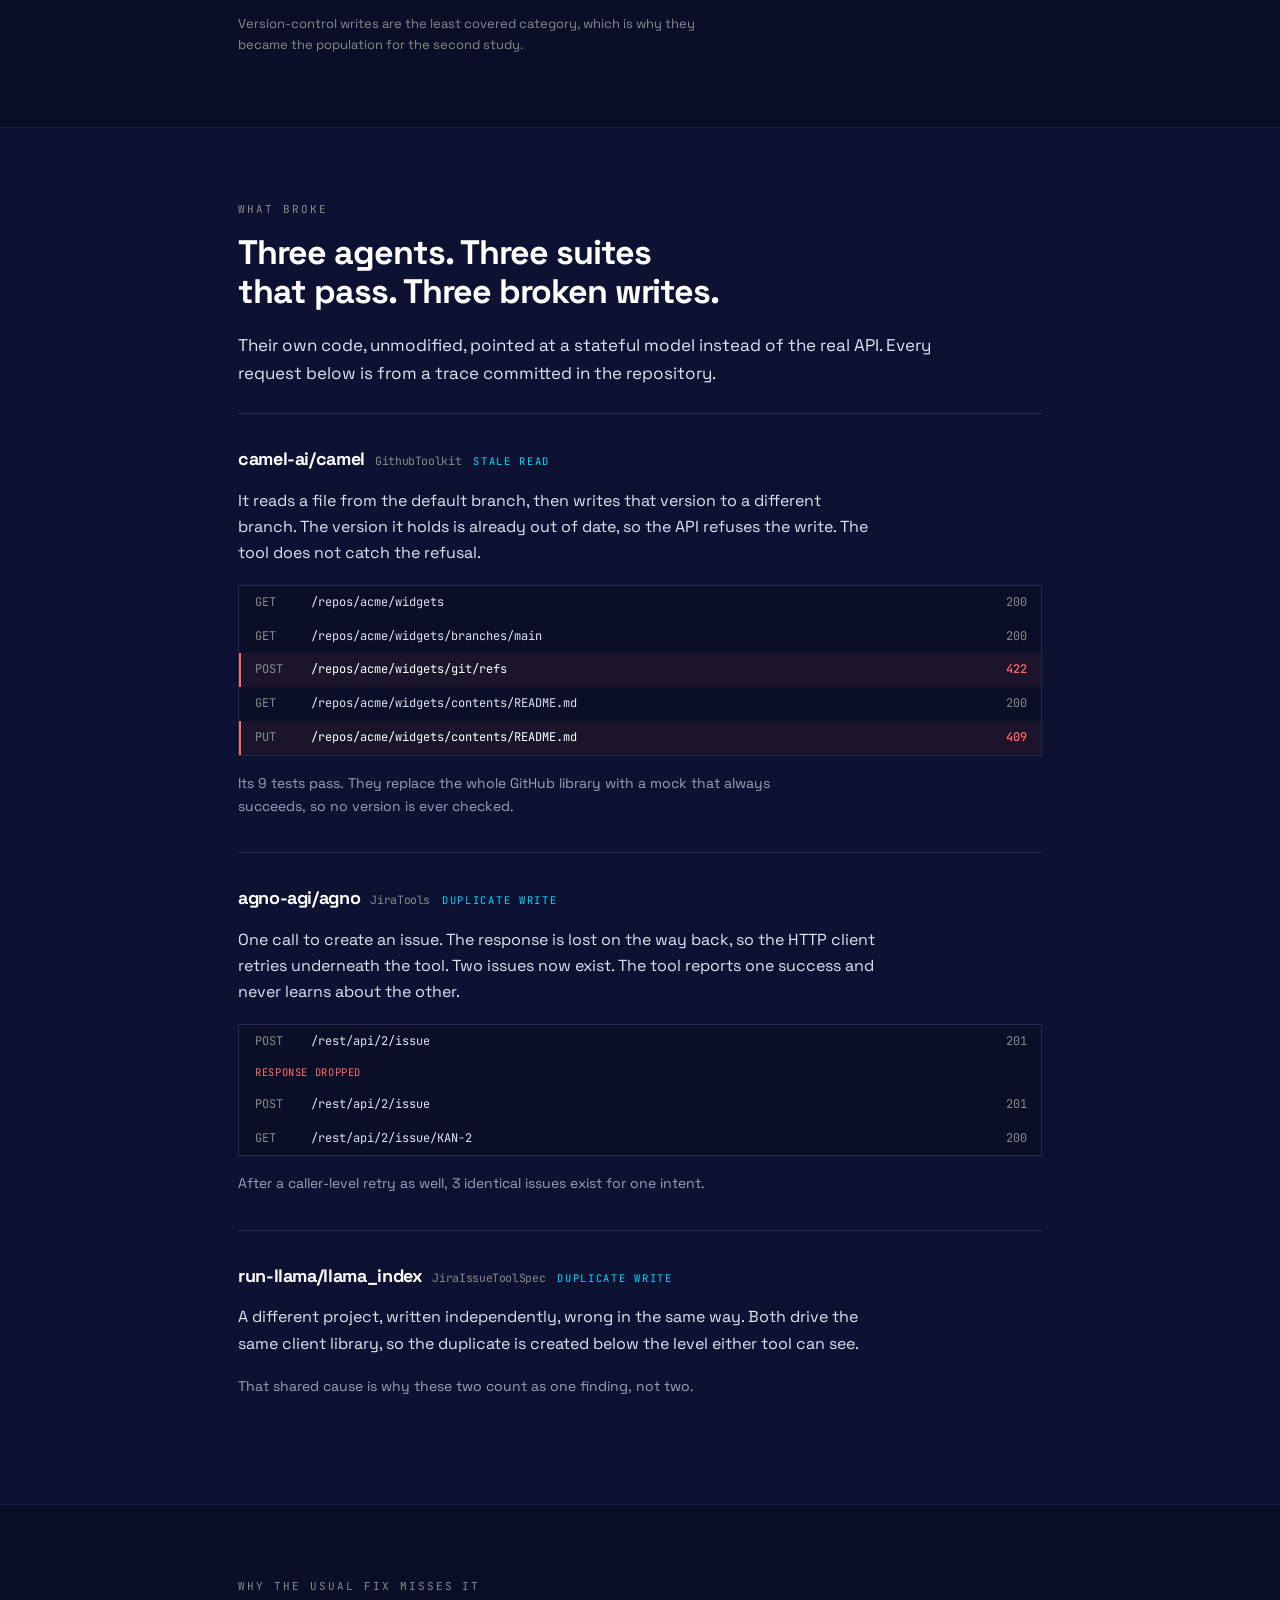
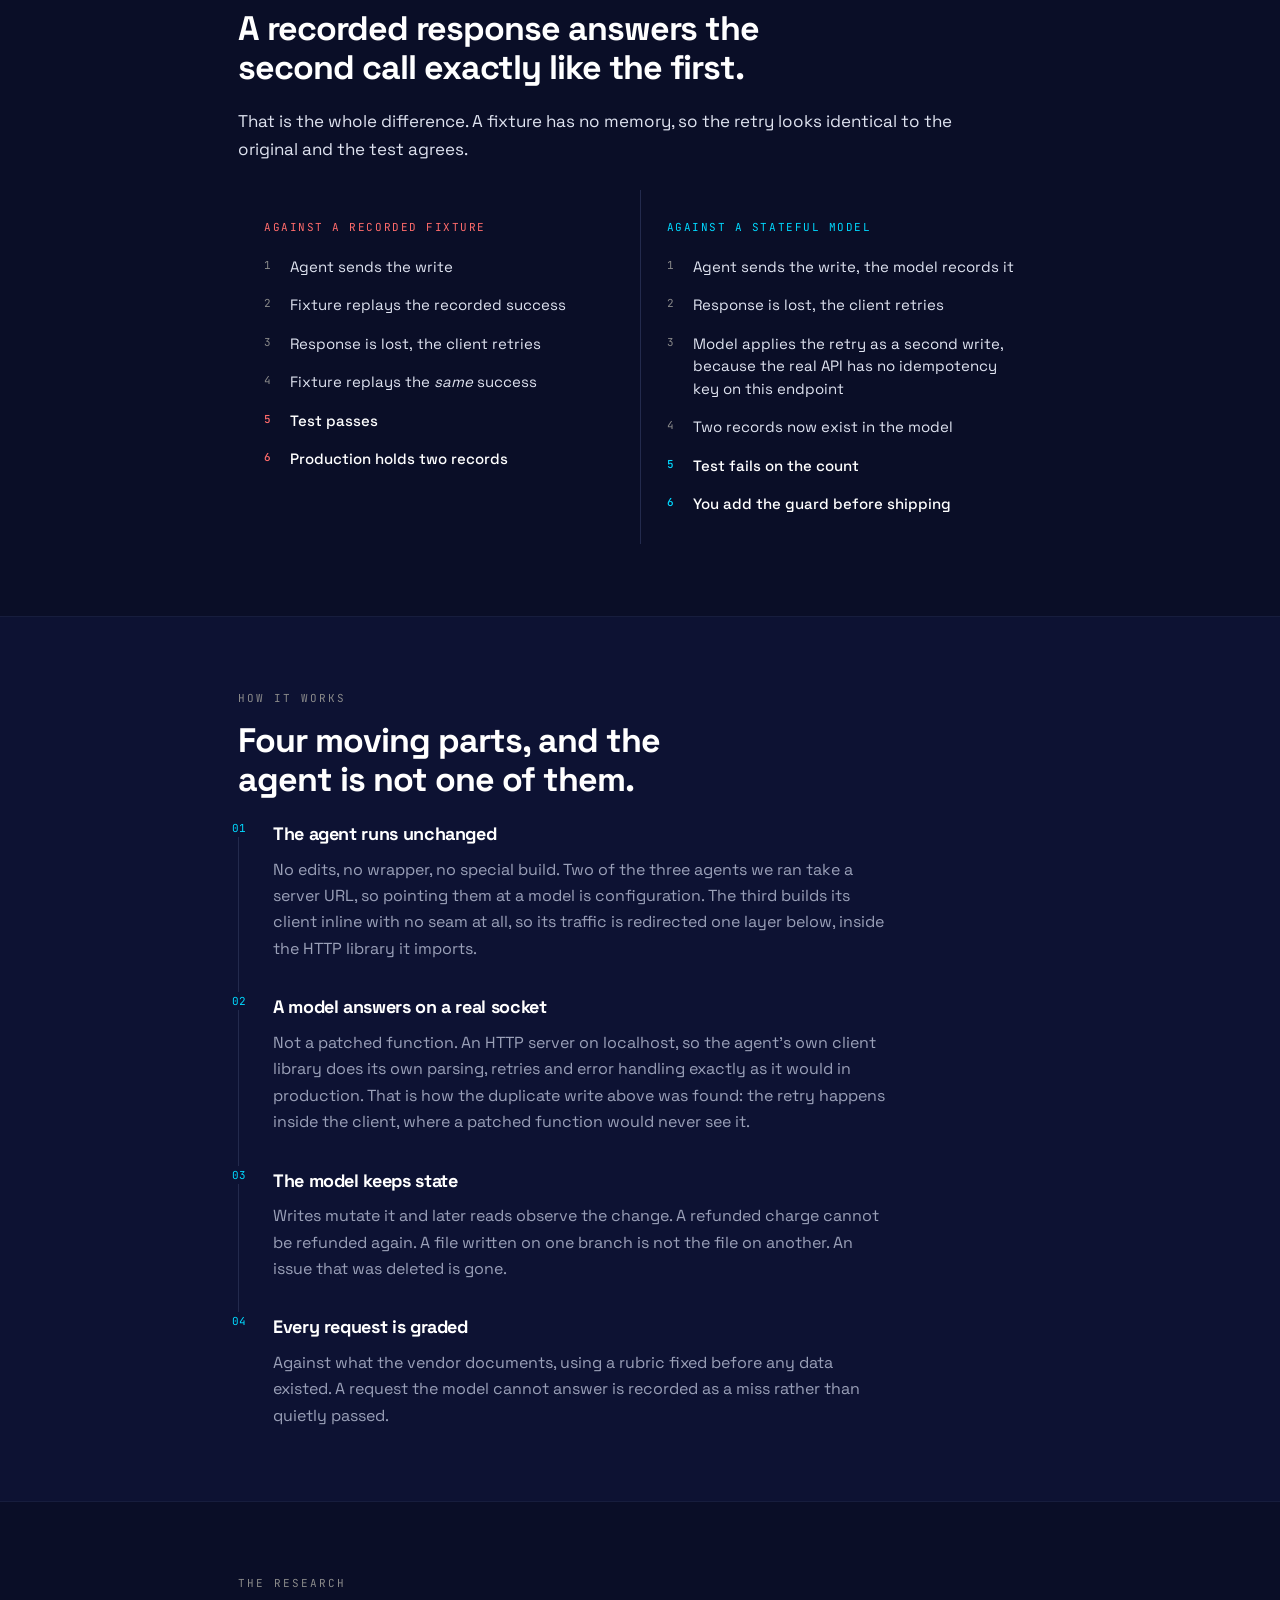
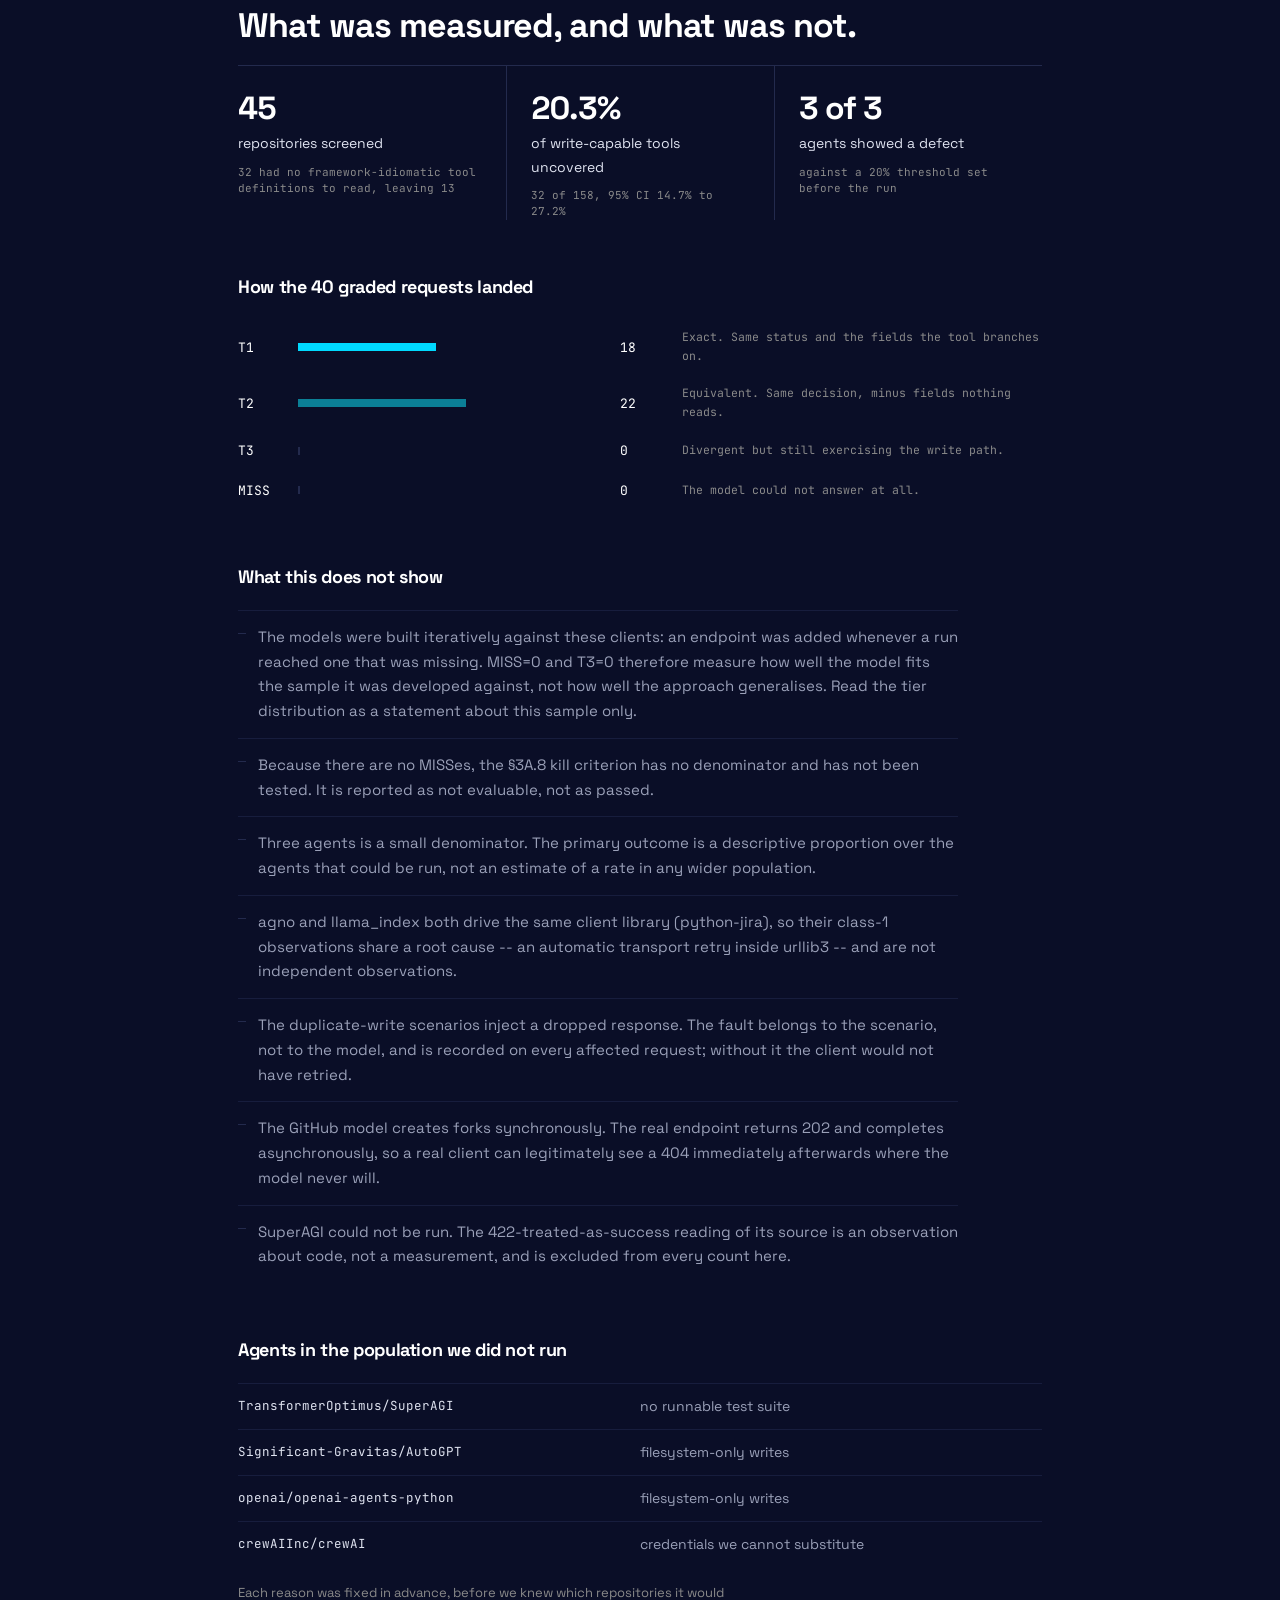
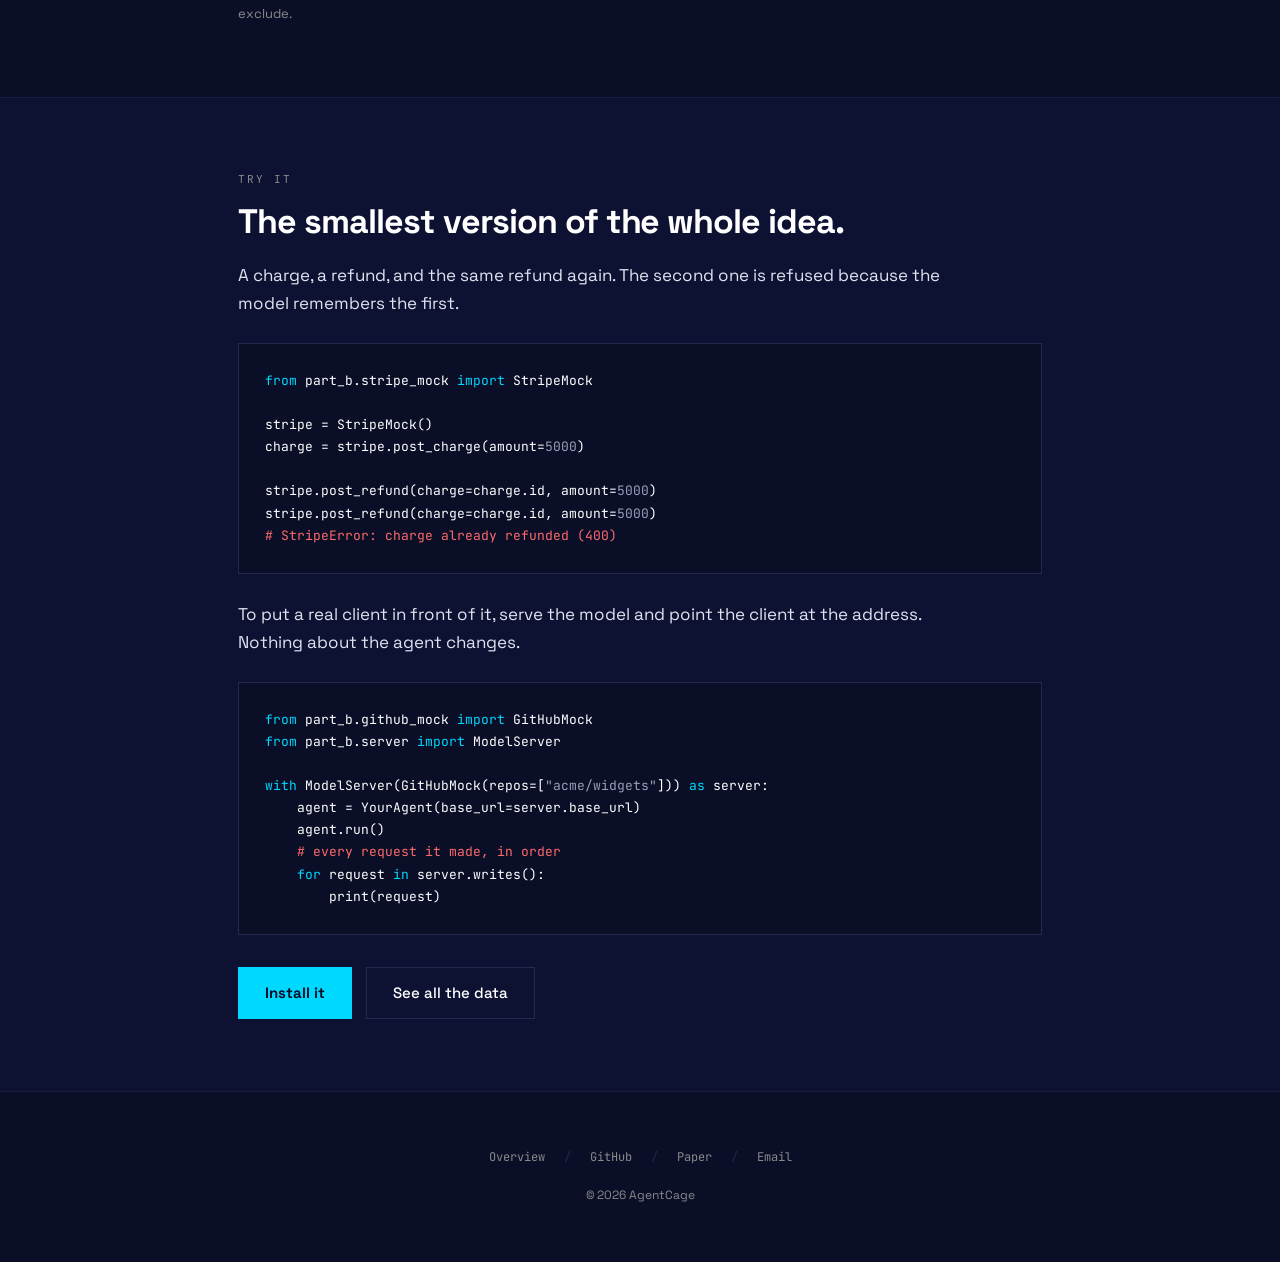
<file: website/explained.html>
<!doctype html>
<html lang="en">
<head>
<meta charset="utf-8">
<meta name="viewport" content="width=device-width, initial-scale=1">
<title>AgentCage explained: what breaks, and why the tests miss it</title>
<meta name="description" content="32 of 158 write-capable agent tools have no test referencing them. Here is what goes wrong, what we measured, and how a stateful model catches it.">
<meta property="og:title" content="AgentCage explained">
<meta property="og:description" content="What breaks in agent write paths, and why passing tests miss it.">
<meta property="og:type" content="article">
<meta property="og:url" content="https://agentcage.vercel.app/explained">
<meta name="twitter:card" content="summary">
<link rel="icon" href="data:image/svg+xml,%3Csvg xmlns='http://www.w3.org/2000/svg' viewBox='0 0 32 32'%3E%3Crect width='32' height='32' fill='%230a0e27'/%3E%3Cpath d='M9 10v12M16 10v12M23 10v12' stroke='%2300d9ff' stroke-width='2.5' stroke-linecap='round'/%3E%3Cpath d='M6 16h20' stroke='%2300d9ff' stroke-width='2.5' stroke-linecap='round' opacity='.45'/%3E%3C/svg%3E">
<link rel="preconnect" href="https://fonts.googleapis.com">
<link rel="preconnect" href="https://fonts.gstatic.com" crossorigin>
<link rel="stylesheet" href="https://fonts.googleapis.com/css2?family=Space+Grotesk:wght@400;500;700&family=JetBrains+Mono:wght@400;500&display=swap">
<link rel="stylesheet" href="explained.css">
</head>
<body>
<!-- GENERATED by tools/make_explained_page.py. Do not edit by hand: every figure
     below is read from part_a/results.json, part_a/analysis.json and
     part_b/partb_results.json. Re-run the study, re-run the generator. -->

<a class="skip" href="#main">Skip to content</a>
<nav class="nav">
  <div class="nav-inner">
    <a class="brand" href="/">AgentCage</a>
    <div class="nav-links">
      <a class="link" href="/demo">Demo</a>
      <a class="link" href="/explained" aria-current="page">Explained</a>
      <a class="link" href="/models">Models</a>
      <a class="link" href="/data">Data</a>
      <a class="link" href="/manifesto">Manifesto</a>
      <a class="link" href="https://github.com/RithikSatarla/agentcage">GitHub</a>
      <a class="link book" href="/book">Book a session</a>
    </div>
  </div>
</nav>

<header class="lead" id="main">
  <div class="wrap">
    <p class="eyebrow">Explained</p>
    <h1>A passing test suite does not mean the writes work.</h1>
    <p class="standfirst">We read 45 agent repositories, measured how many of
    their write-capable tools any test even mentions, then took the least-covered
    category and ran real agents against a model that remembers what they did. This
    page is what we found, in order.</p>
  </div>
</header>

<!-- 1. The problem -->
<section class="band">
  <div class="wrap">
    <p class="step">The problem</p>
    <h2>32 of 158 tools can change the world. No test mentions them.</h2>
    <p class="body">Each square is one tool that writes something: a file, a shell
    command, a row, a message, a commit. The lit ones have no test referring to them
    anywhere in their repository.</p>

    <div class="waffle" role="img" aria-label="158 write-capable tools, 32 with no test referencing them"><i class="off"></i><i class="off"></i><i class="off"></i><i class="off"></i><i class="off"></i><i class="off"></i><i class="off"></i><i class="off"></i><i class="off"></i><i class="off"></i><i class="off"></i><i class="off"></i><i class="off"></i><i class="off"></i><i class="off"></i><i class="off"></i><i class="off"></i><i class="off"></i><i class="off"></i><i class="off"></i><i class="off"></i><i class="off"></i><i class="off"></i><i class="off"></i><i class="off"></i><i class="off"></i><i class="off"></i><i class="off"></i><i class="off"></i><i class="off"></i><i class="off"></i><i class="off"></i><i class="on"></i><i class="on"></i><i class="on"></i><i class="on"></i><i class="on"></i><i class="on"></i><i class="on"></i><i class="on"></i><i class="on"></i><i class="on"></i><i class="on"></i><i class="on"></i><i class="on"></i><i class="on"></i><i class="on"></i><i class="on"></i><i class="on"></i><i class="on"></i><i class="on"></i><i class="on"></i><i class="on"></i><i class="on"></i><i class="on"></i><i class="on"></i><i class="on"></i><i class="on"></i><i class="on"></i><i class="on"></i><i class="on"></i><i class="on"></i><i class="on"></i><i class="on"></i><i class="on"></i><i class="on"></i><i class="on"></i><i class="on"></i><i class="on"></i><i class="on"></i><i class="on"></i><i class="on"></i><i class="on"></i><i class="on"></i><i class="on"></i><i class="on"></i><i class="on"></i><i class="on"></i><i class="on"></i><i class="on"></i><i class="on"></i><i class="on"></i><i class="on"></i><i class="on"></i><i class="on"></i><i class="on"></i><i class="on"></i><i class="on"></i><i class="on"></i><i class="on"></i><i class="on"></i><i class="on"></i><i class="on"></i><i class="on"></i><i class="on"></i><i class="on"></i><i class="on"></i><i class="on"></i><i class="on"></i><i class="on"></i><i class="on"></i><i class="on"></i><i class="on"></i><i class="on"></i><i class="on"></i><i class="on"></i><i class="on"></i><i class="on"></i><i class="on"></i><i class="on"></i><i class="on"></i><i class="on"></i><i class="on"></i><i class="on"></i><i class="on"></i><i class="on"></i><i class="on"></i><i class="on"></i><i class="on"></i><i class="on"></i><i class="on"></i><i class="on"></i><i class="on"></i><i class="on"></i><i class="on"></i><i class="on"></i><i class="on"></i><i class="on"></i><i class="on"></i><i class="on"></i><i class="on"></i><i class="on"></i><i class="on"></i><i class="on"></i><i class="on"></i><i class="on"></i><i class="on"></i><i class="on"></i><i class="on"></i><i class="on"></i><i class="on"></i><i class="on"></i><i class="on"></i><i class="on"></i><i class="on"></i><i class="on"></i><i class="on"></i><i class="on"></i><i class="on"></i><i class="on"></i><i class="on"></i><i class="on"></i><i class="on"></i><i class="on"></i><i class="on"></i><i class="on"></i><i class="on"></i><i class="on"></i></div>

    <p class="figcap"><span class="key off"></span>32 with no test referencing
    them <span class="sep">/</span> <span class="key on"></span>126 with
    at least one <span class="sep">/</span> 20.3% uncovered, 95% confidence interval
    14.7% to 27.2%</p>

    <p class="body">That is a floor, not a ceiling. A test that merely names a tool
    counts as coverage here, whether or not it checks what the tool does to the world.
    The camel case further down is exactly that: a tool with nine passing tests, none of
    which let a real request out.</p>

    <h3 class="sub">Which kinds of writes go untested</h3>
    <table class="cats"><caption class="sr">Share of tools in each category with no test referencing them</caption><tbody><tr class="catrow lead"><th scope="row">Version-control writes</th><td class="barcell"><span class="bar" style="width:46.7%"></span></td><td class="num">46.7%</td><td class="of">7 of 15</td></tr><tr class="catrow"><th scope="row">Cloud SDK writes</th><td class="barcell"><span class="bar" style="width:40.0%"></span></td><td class="num">40.0%</td><td class="of">2 of 5</td></tr><tr class="catrow"><th scope="row">Shell execution</th><td class="barcell"><span class="bar" style="width:33.3%"></span></td><td class="num">33.3%</td><td class="of">12 of 36</td></tr><tr class="catrow"><th scope="row">Outbound messaging</th><td class="barcell"><span class="bar" style="width:30.4%"></span></td><td class="num">30.4%</td><td class="of">7 of 23</td></tr><tr class="catrow"><th scope="row">File open (write mode)</th><td class="barcell"><span class="bar" style="width:12.5%"></span></td><td class="num">12.5%</td><td class="of">4 of 32</td></tr><tr class="catrow"><th scope="row">Filesystem mutation</th><td class="barcell"><span class="bar" style="width:12.3%"></span></td><td class="num">12.3%</td><td class="of">7 of 57</td></tr><tr class="catrow"><th scope="row">Database / ORM writes</th><td class="barcell"><span class="bar" style="width:5.6%"></span></td><td class="num">5.6%</td><td class="of">1 of 18</td></tr><tr class="catrow"><th scope="row">HTTP PUT/PATCH/DELETE</th><td class="barcell"><span class="bar" style="width:0.0%"></span></td><td class="num">0.0%</td><td class="of">0 of 4</td></tr></tbody></table>
    <p class="figcap">Version-control writes are the least covered category, which is
    why they became the population for the second study.</p>
  </div>
</section>

<!-- 2. What actually broke -->
<section class="band alt">
  <div class="wrap">
    <p class="step">What broke</p>
    <h2>Three agents. Three suites that pass. Three broken writes.</h2>
    <p class="body">Their own code, unmodified, pointed at a stateful model instead of
    the real API. Every request below is from a trace committed in the repository.</p>
    
  <article class="failure">
    <header>
      <h3>camel-ai/camel<span class="tool">GithubToolkit</span></h3>
      <p class="class">Stale read</p>
    </header>
    <p class="what">It reads a file from the default branch, then writes that version to
    a different branch. The version it holds is already out of date, so the API refuses
    the write. The tool does not catch the refusal.</p>
    <ol class="req"><li class=""><span class="verb">GET</span><span class="path">/repos/acme/widgets</span><span class="code ok">200</span></li><li class=""><span class="verb">GET</span><span class="path">/repos/acme/widgets/branches/main</span><span class="code ok">200</span></li><li class="fail"><span class="verb">POST</span><span class="path">/repos/acme/widgets/git/refs</span><span class="code bad">422</span></li><li class=""><span class="verb">GET</span><span class="path">/repos/acme/widgets/contents/README.md</span><span class="code ok">200</span></li><li class="fail"><span class="verb">PUT</span><span class="path">/repos/acme/widgets/contents/README.md</span><span class="code bad">409</span></li></ol>
    <p class="so">Its 9 tests pass. They replace the whole GitHub
    library with a mock that always succeeds, so no version is ever checked.</p>
  </article>

  <article class="failure">
    <header>
      <h3>agno-agi/agno<span class="tool">JiraTools</span></h3>
      <p class="class">Duplicate write</p>
    </header>
    <p class="what">One call to create an issue. The response is lost on the way back,
    so the HTTP client retries underneath the tool. Two issues now exist. The tool
    reports one success and never learns about the other.</p>
    <ol class="req"><li class=""><span class="verb">POST</span><span class="path">/rest/api/2/issue</span><span class="code ok">201</span> <span class="drop">response dropped</span></li><li class=""><span class="verb">POST</span><span class="path">/rest/api/2/issue</span><span class="code ok">201</span></li><li class=""><span class="verb">GET</span><span class="path">/rest/api/2/issue/KAN-2</span><span class="code ok">200</span></li></ol>
    <p class="so">After a caller-level retry as well, 3 identical issues
    exist for one intent.</p>
  </article>

  <article class="failure">
    <header>
      <h3>run-llama/llama_index<span class="tool">JiraIssueToolSpec</span></h3>
      <p class="class">Duplicate write</p>
    </header>
    <p class="what">A different project, written independently, wrong in the same way.
    Both drive the same client library, so the duplicate is created below the level
    either tool can see.</p>
    <p class="so">That shared cause is why these two count as one finding, not two.</p>
  </article>
  </div>
</section>

<!-- 3. Before and after -->
<section class="band">
  <div class="wrap">
    <p class="step">Why the usual fix misses it</p>
    <h2>A recorded response answers the second call exactly like the first.</h2>
    <p class="body">That is the whole difference. A fixture has no memory, so the retry
    looks identical to the original and the test agrees.</p>

    <div class="journey">
      <div class="track bad">
        <h3>Against a recorded fixture</h3>
        <ol>
          <li>Agent sends the write</li>
          <li>Fixture replays the recorded success</li>
          <li>Response is lost, the client retries</li>
          <li>Fixture replays the <em>same</em> success</li>
          <li class="mark">Test passes</li>
          <li class="mark">Production holds two records</li>
        </ol>
      </div>
      <div class="track good">
        <h3>Against a stateful model</h3>
        <ol>
          <li>Agent sends the write, the model records it</li>
          <li>Response is lost, the client retries</li>
          <li>Model applies the retry as a second write, because the real API has no
          idempotency key on this endpoint</li>
          <li>Two records now exist in the model</li>
          <li class="mark">Test fails on the count</li>
          <li class="mark">You add the guard before shipping</li>
        </ol>
      </div>
    </div>
  </div>
</section>

<!-- 4. How it works -->
<section class="band alt">
  <div class="wrap">
    <p class="step">How it works</p>
    <h2>Four moving parts, and the agent is not one of them.</h2>

    <ol class="flow">
      <li>
        <h3>The agent runs unchanged</h3>
        <p>No edits, no wrapper, no special build. Two of the three agents we ran take a
        server URL, so pointing them at a model is configuration. The third builds its
        client inline with no seam at all, so its traffic is redirected one layer below,
        inside the HTTP library it imports.</p>
      </li>
      <li>
        <h3>A model answers on a real socket</h3>
        <p>Not a patched function. An HTTP server on localhost, so the agent's own
        client library does its own parsing, retries and error handling exactly as it
        would in production. That is how the duplicate write above was found: the retry
        happens inside the client, where a patched function would never see it.</p>
      </li>
      <li>
        <h3>The model keeps state</h3>
        <p>Writes mutate it and later reads observe the change. A refunded charge cannot
        be refunded again. A file written on one branch is not the file on another. An
        issue that was deleted is gone.</p>
      </li>
      <li>
        <h3>Every request is graded</h3>
        <p>Against what the vendor documents, using a rubric fixed before any data
        existed. A request the model cannot answer is recorded as a miss rather than
        quietly passed.</p>
      </li>
    </ol>
  </div>
</section>

<!-- 5. The research -->
<section class="band">
  <div class="wrap">
    <p class="step">The research</p>
    <h2>What was measured, and what was not.</h2>

    <div class="stats">
      <div class="stat">
        <p class="n">45</p>
        <p class="l">repositories screened</p>
        <p class="f">32 had no framework-idiomatic tool definitions to read,
        leaving 13</p>
      </div>
      <div class="stat">
        <p class="n">20.3%</p>
        <p class="l">of write-capable tools uncovered</p>
        <p class="f">32 of 158, 95% CI 14.7% to 27.2%</p>
      </div>
      <div class="stat">
        <p class="n">3 of 3</p>
        <p class="l">agents showed a defect</p>
        <p class="f">against a 20% threshold
        set before the run</p>
      </div>
    </div>

    <h3 class="sub">How the 40 graded requests landed</h3>
    <table class="cats tiers"><tbody><tr><th scope="row">T1</th><td class="barcell"><span class="bar tier-t1" style="width:45.0%"></span></td><td class="num">18</td><td class="of">Exact. Same status and the fields the tool branches on.</td></tr><tr><th scope="row">T2</th><td class="barcell"><span class="bar tier-t2" style="width:55.0%"></span></td><td class="num">22</td><td class="of">Equivalent. Same decision, minus fields nothing reads.</td></tr><tr><th scope="row">T3</th><td class="barcell"><span class="bar tier-t3" style="width:0.6%"></span></td><td class="num">0</td><td class="of">Divergent but still exercising the write path.</td></tr><tr><th scope="row">MISS</th><td class="barcell"><span class="bar tier-miss" style="width:0.6%"></span></td><td class="num">0</td><td class="of">The model could not answer at all.</td></tr></tbody></table>

    <h3 class="sub">What this does not show</h3>
    <ul class="limits"><li>The models were built iteratively against these clients: an endpoint was added whenever a run reached one that was missing. MISS=0 and T3=0 therefore measure how well the model fits the sample it was developed against, not how well the approach generalises. Read the tier distribution as a statement about this sample only.</li><li>Because there are no MISSes, the §3A.8 kill criterion has no denominator and has not been tested. It is reported as not evaluable, not as passed.</li><li>Three agents is a small denominator. The primary outcome is a descriptive proportion over the agents that could be run, not an estimate of a rate in any wider population.</li><li>agno and llama_index both drive the same client library (python-jira), so their class-1 observations share a root cause -- an automatic transport retry inside urllib3 -- and are not independent observations.</li><li>The duplicate-write scenarios inject a dropped response. The fault belongs to the scenario, not to the model, and is recorded on every affected request; without it the client would not have retried.</li><li>The GitHub model creates forks synchronously. The real endpoint returns 202 and completes asynchronously, so a real client can legitimately see a 404 immediately afterwards where the model never will.</li><li>SuperAGI could not be run. The 422-treated-as-success reading of its source is an observation about code, not a measurement, and is excluded from every count here.</li></ul>

    <h3 class="sub">Agents in the population we did not run</h3>
    <table class="excl"><tbody><tr><th scope="row">TransformerOptimus/SuperAGI</th><td>no runnable test suite</td></tr><tr><th scope="row">Significant-Gravitas/AutoGPT</th><td>filesystem-only writes</td></tr><tr><th scope="row">openai/openai-agents-python</th><td>filesystem-only writes</td></tr><tr><th scope="row">crewAIInc/crewAI</th><td>credentials we cannot substitute</td></tr></tbody></table>
    <p class="figcap">Each reason was fixed in advance, before we knew which
    repositories it would exclude.</p>
  </div>
</section>

<!-- 6. Try it -->
<section class="band alt">
  <div class="wrap">
    <p class="step">Try it</p>
    <h2>The smallest version of the whole idea.</h2>
    <p class="body">A charge, a refund, and the same refund again. The second one is
    refused because the model remembers the first.</p>

<pre class="code"><span class="kw">from</span> part_b.stripe_mock <span class="kw">import</span> StripeMock

stripe = StripeMock()
charge = stripe.post_charge(amount=<span class="str">5000</span>)

stripe.post_refund(charge=charge.id, amount=<span class="str">5000</span>)
stripe.post_refund(charge=charge.id, amount=<span class="str">5000</span>)
<span class="cmt"># StripeError: charge already refunded (400)</span></pre>

    <p class="body">To put a real client in front of it, serve the model and point the
    client at the address. Nothing about the agent changes.</p>

<pre class="code"><span class="kw">from</span> part_b.github_mock <span class="kw">import</span> GitHubMock
<span class="kw">from</span> part_b.server <span class="kw">import</span> ModelServer

<span class="kw">with</span> ModelServer(GitHubMock(repos=[<span class="str">"acme/widgets"</span>])) <span class="kw">as</span> server:
    agent = YourAgent(base_url=server.base_url)
    agent.run()
    <span class="cmt"># every request it made, in order</span>
    <span class="kw">for</span> request <span class="kw">in</span> server.writes():
        print(request)</pre>

    <div class="cta">
      <a class="btn btn-primary" href="https://github.com/RithikSatarla/agentcage#quickstart">Install it</a>
      <a class="btn" href="/data">See all the data</a>
    </div>
  </div>
</section>

<footer>
  <div class="wrap">
    <p class="links">
      <a href="/">Overview</a>
      <span class="sep">/</span>
      <a href="https://github.com/RithikSatarla/agentcage">GitHub</a>
      <span class="sep">/</span>
      <a href="/agentcage-paper.pdf">Paper</a>
      <span class="sep">/</span>
      <a href="mailto:rithiksatarla@gmail.com">Email</a>
    </p>
    <p class="copy">&copy; 2026 AgentCage</p>
  </div>
</footer>
</body>
</html>
</file>
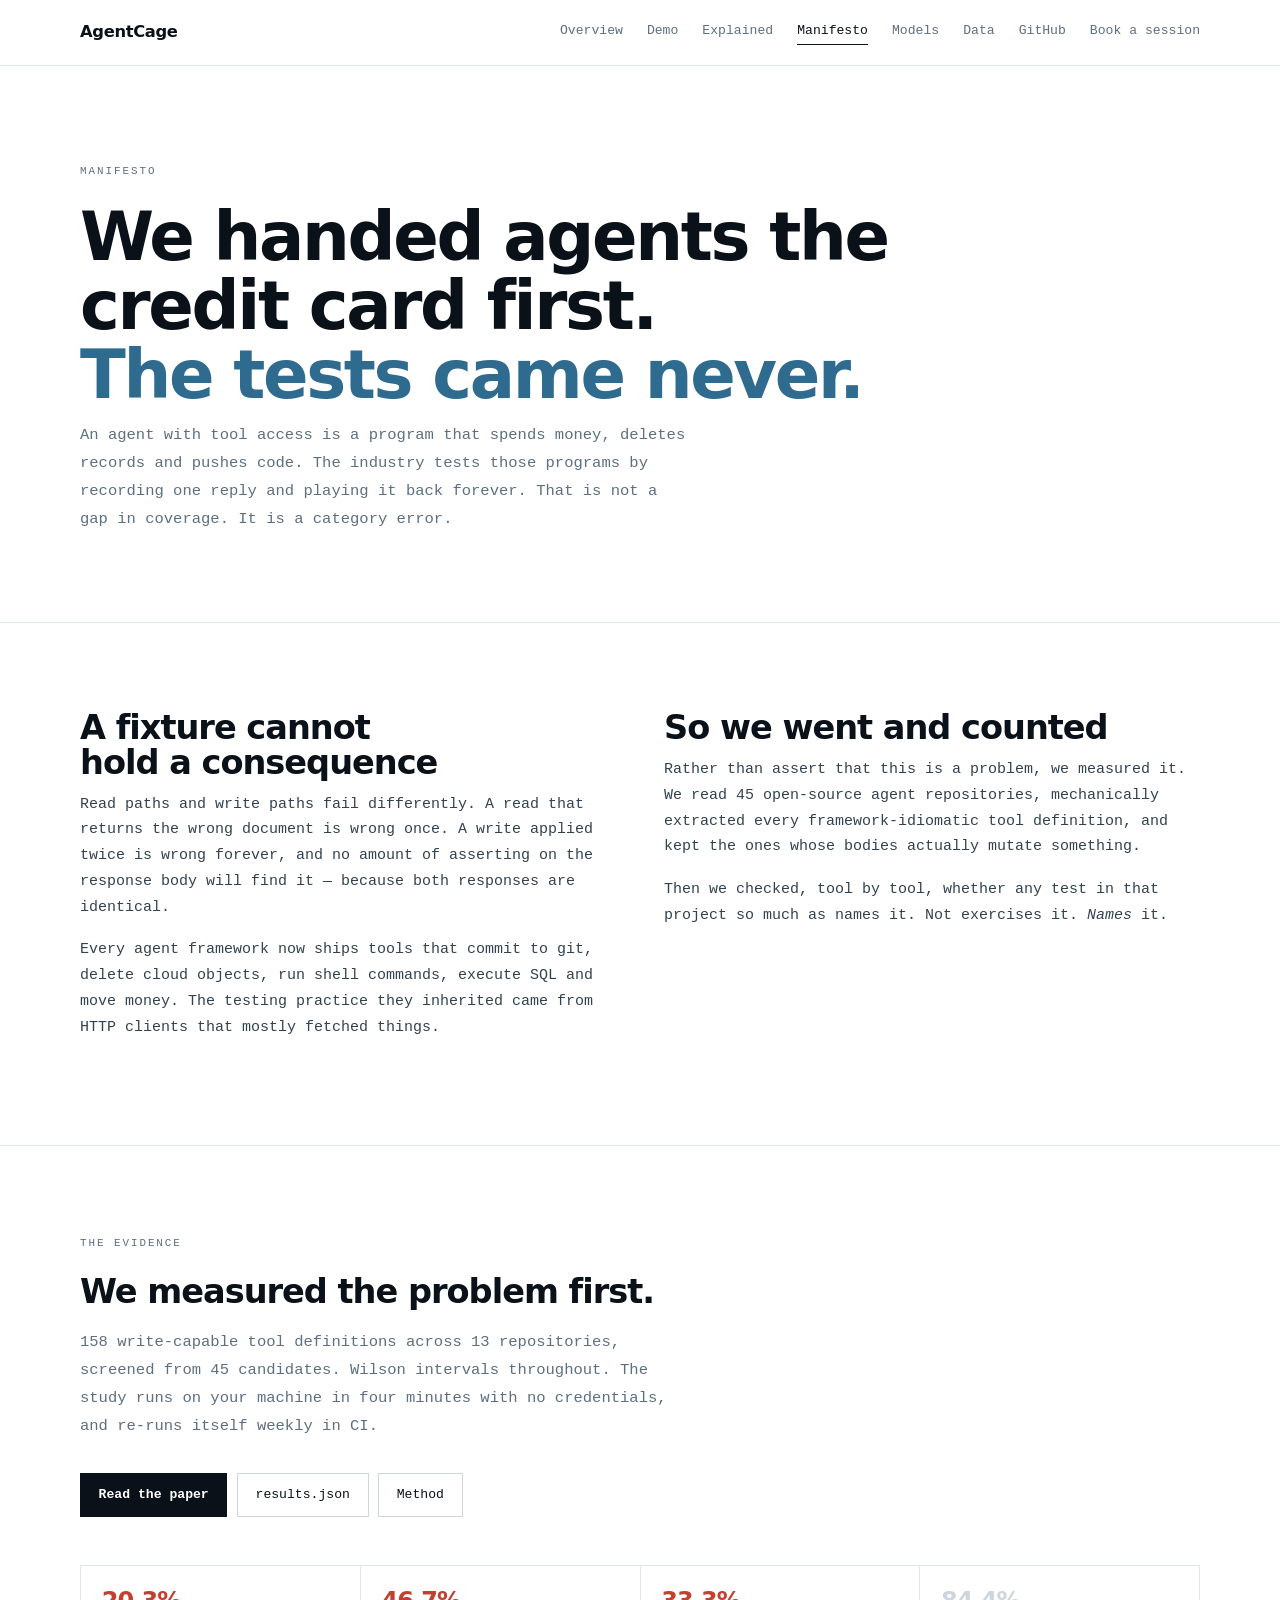
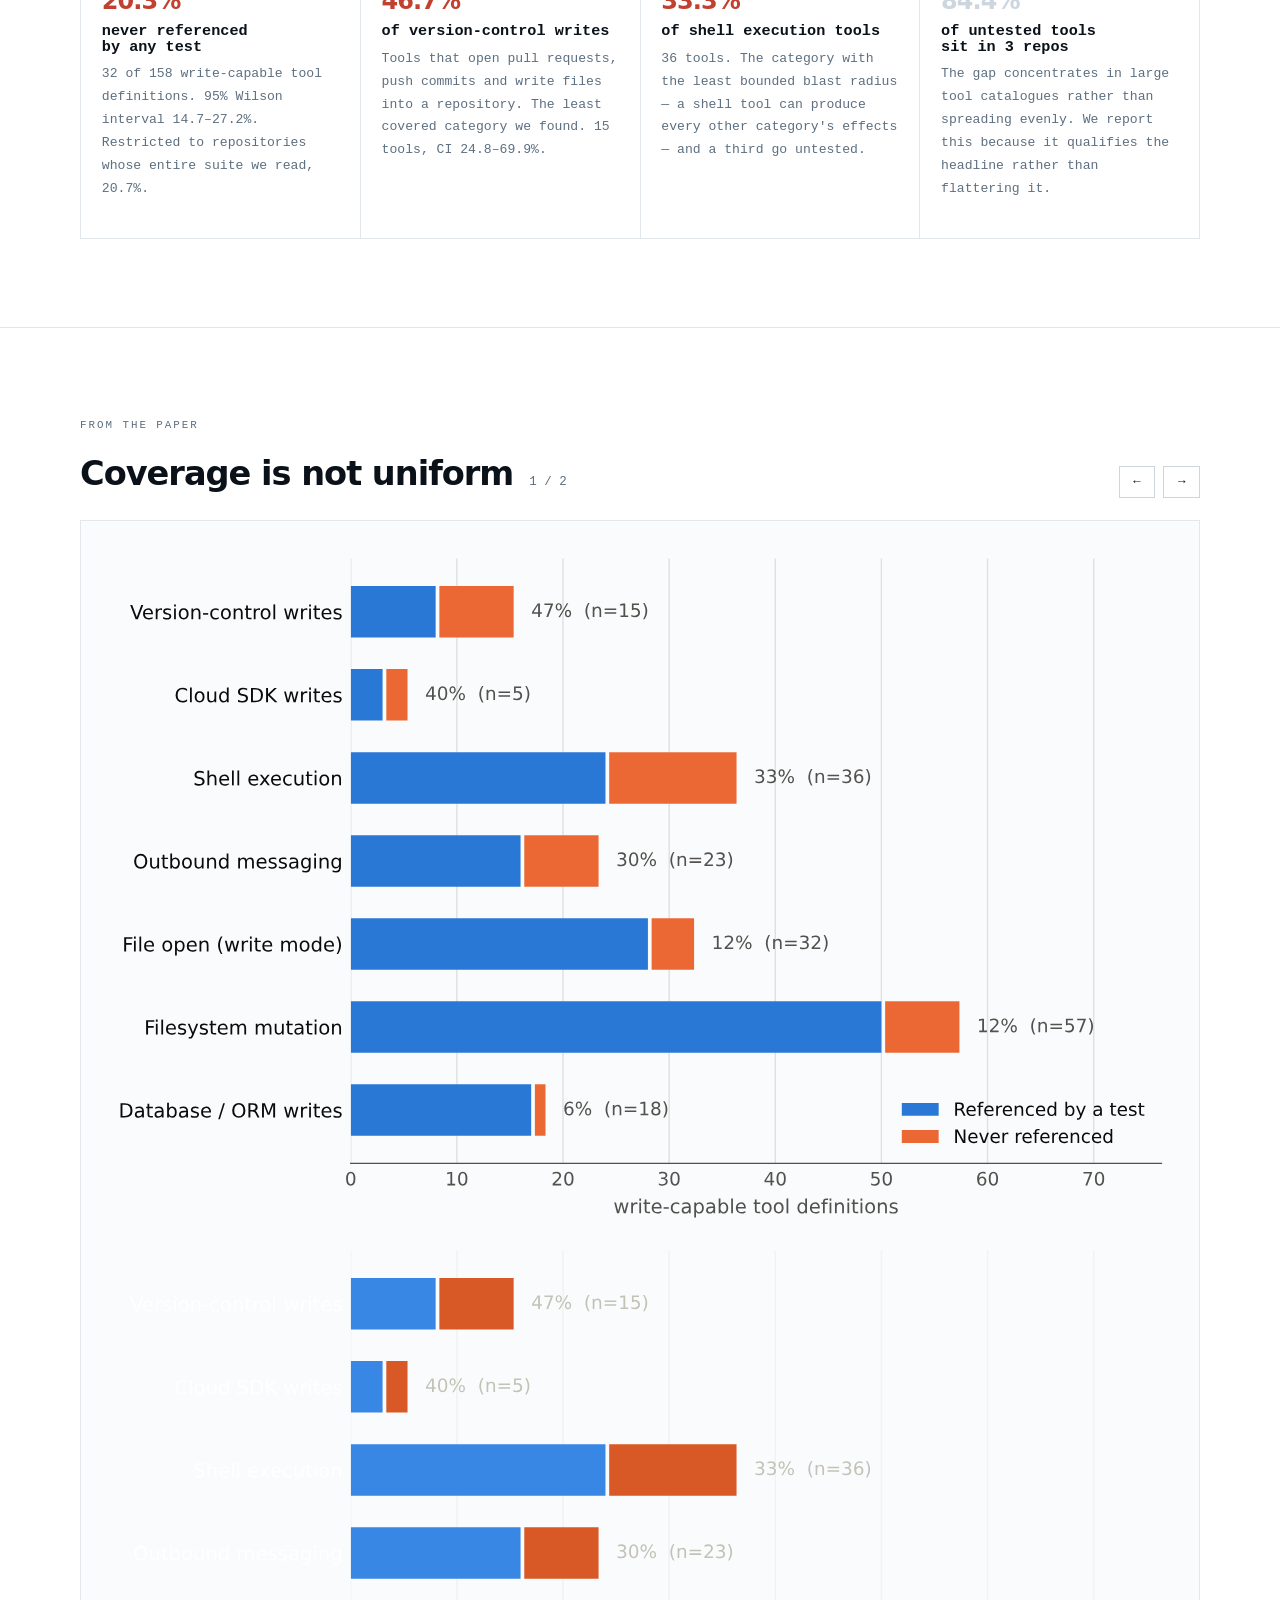
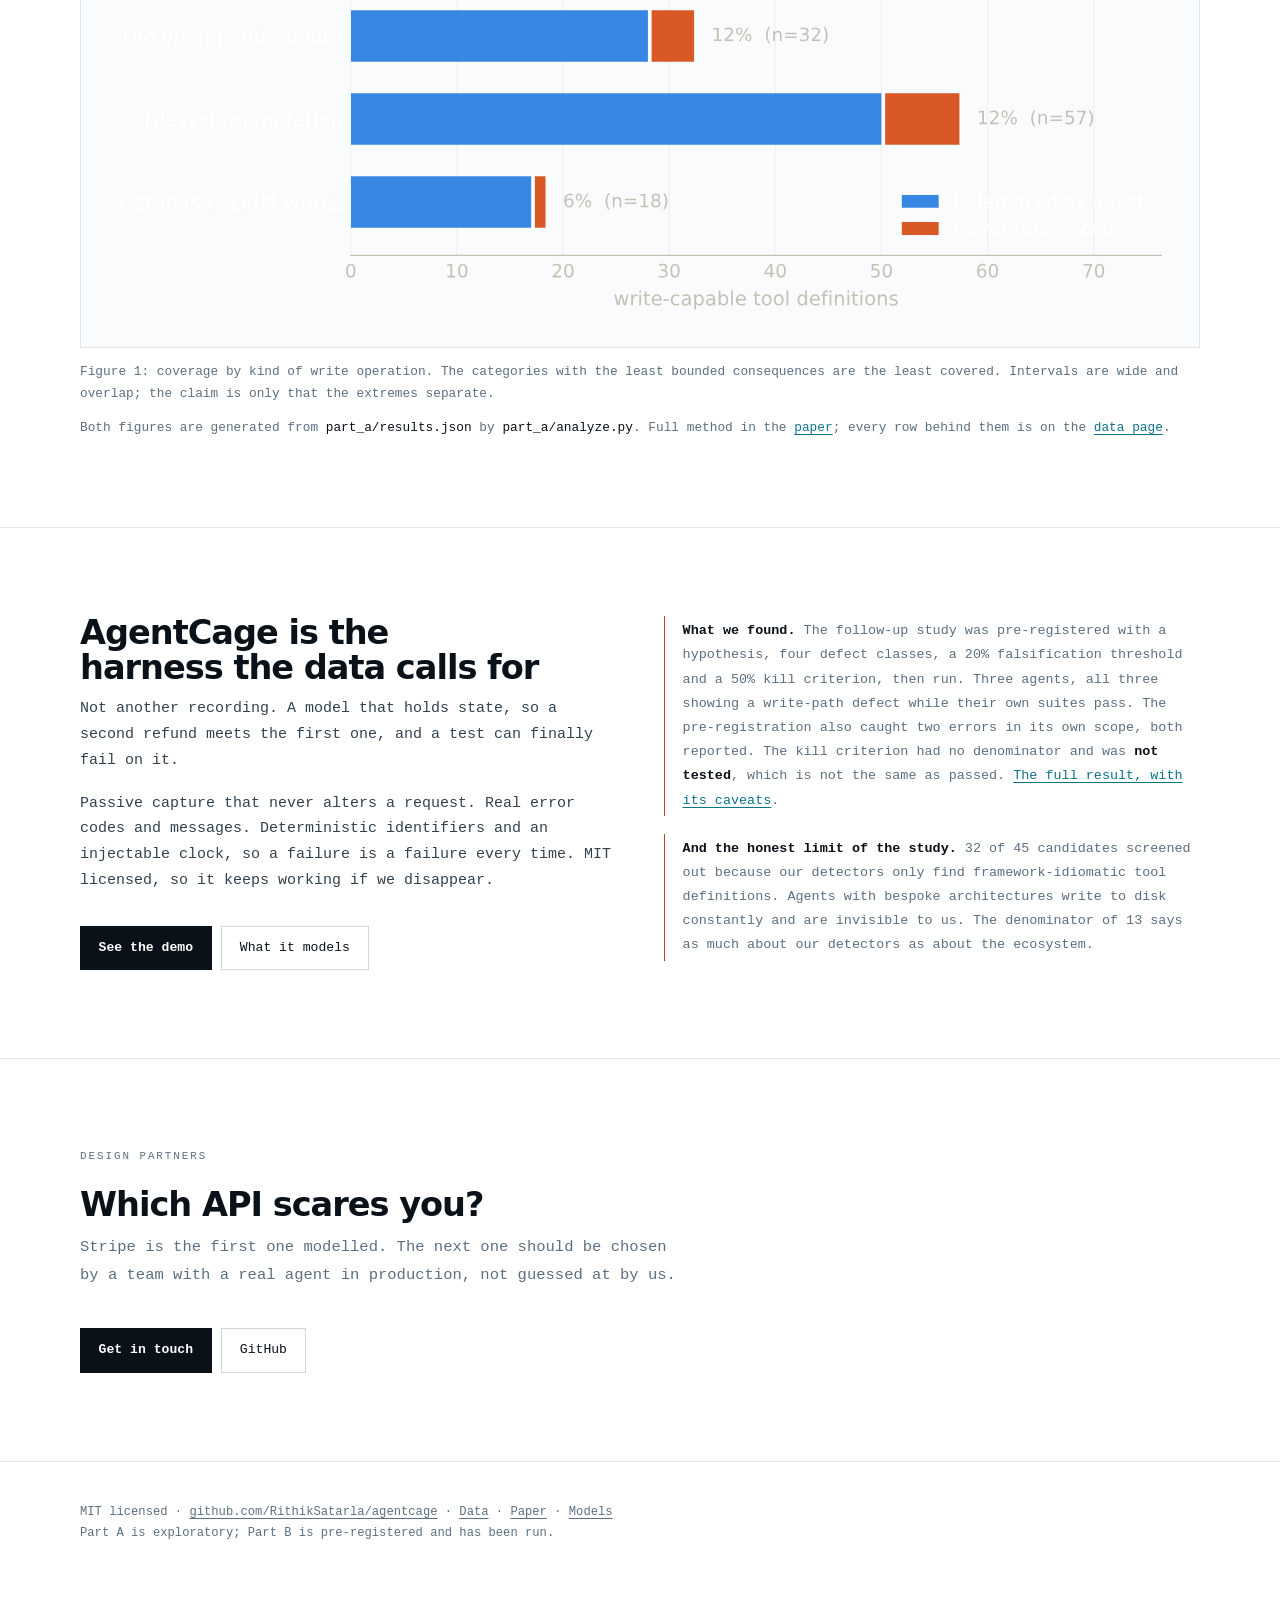
<file: website/manifesto.html>
<!doctype html>
<html lang="en">
<head>
<meta charset="utf-8">
<meta name="viewport" content="width=device-width, initial-scale=1">
<title>Manifesto — AgentCage</title>
<meta name="description" content="We gave agents write credentials before we gave them tests. We measured it: 20.3% of write-capable agent tools are never referenced by any test.">
<link rel="stylesheet" href="styles.css">
</head>
<body>

<nav class="nav">
  <div class="nav-inner">
    <a class="brand" href="/">AgentCage</a>
    <a class="link" href="/">Overview</a>
    <a class="link" href="/demo">Demo</a>
    <a class="link" href="/explained">Explained</a>
    <a class="link" href="/manifesto" aria-current="page">Manifesto</a>
    <a class="link" href="/models">Models</a>
    <a class="link" href="/data">Data</a>
    <a class="link" href="https://github.com/RithikSatarla/agentcage">GitHub</a>
    <a class="link book" href="/book">Book a session</a>
  </div>
</nav>

<header class="hero">
  <div class="wrap">
    <p class="label">Manifesto</p>
    <h1>We handed agents the<br>credit card first.<br>
    <span class="soft">The tests came never.</span></h1>
    <p class="lede">An agent with tool access is a program that spends money, deletes
    records and pushes code. The industry tests those programs by recording one reply and
    playing it back forever. That is not a gap in coverage. It is a category error.</p>
  </div>
</header>

<section>
  <div class="wrap">
    <div class="split">
      <div>
        <h2>A fixture cannot hold a consequence</h2>
        <p>Read paths and write paths fail differently. A read that returns the wrong
        document is wrong once. A write applied twice is wrong forever, and no amount of
        asserting on the response body will find it — because both responses are
        identical.</p>
        <p>Every agent framework now ships tools that commit to git, delete cloud objects,
        run shell commands, execute SQL and move money. The testing practice they inherited
        came from HTTP clients that mostly fetched things.</p>
      </div>
      <div>
        <h2>So we went and counted</h2>
        <p>Rather than assert that this is a problem, we measured it. We read 45
        open-source agent repositories, mechanically extracted every framework-idiomatic
        tool definition, and kept the ones whose bodies actually mutate something.</p>
        <p>Then we checked, tool by tool, whether any test in that project so much as names
        it. Not exercises it. <em>Names</em> it.</p>
      </div>
    </div>
  </div>
</section>

<section>
  <div class="wrap">
    <p class="label">The evidence</p>
    <h2 style="margin-bottom:1.2rem">We measured the problem first.</h2>
    <p class="lede">158 write-capable tool definitions across 13 repositories, screened
    from 45 candidates. Wilson intervals throughout. The study runs on your machine in four
    minutes with no credentials, and re-runs itself weekly in CI.</p>
    <div class="actions" style="margin-bottom:3rem">
      <a class="btn solid" href="/agentcage-paper.pdf">Read the paper</a>
      <a class="btn" href="https://github.com/RithikSatarla/agentcage/blob/main/part_a/results.json">results.json</a>
      <a class="btn" href="https://github.com/RithikSatarla/agentcage/blob/main/PROTOCOL.md">Method</a>
    </div>

    <div class="explain">
      <div>
        <div class="num" style="color:var(--fail)">20.3%</div>
        <h3>never referenced by any test</h3>
        <p>32 of 158 write-capable tool definitions. 95% Wilson interval 14.7–27.2%.
        Restricted to repositories whose entire suite we read, 20.7%.</p>
      </div>
      <div>
        <div class="num" style="color:var(--fail)">46.7%</div>
        <h3>of version-control writes</h3>
        <p>Tools that open pull requests, push commits and write files into a repository.
        The least covered category we found. 15 tools, CI 24.8–69.9%.</p>
      </div>
      <div>
        <div class="num" style="color:var(--fail)">33.3%</div>
        <h3>of shell execution tools</h3>
        <p>36 tools. The category with the least bounded blast radius — a shell tool can
        produce every other category's effects — and a third go untested.</p>
      </div>
      <div>
        <div class="num">84.4%</div>
        <h3>of untested tools sit in 3 repos</h3>
        <p>The gap concentrates in large tool catalogues rather than spreading evenly. We
        report this because it qualifies the headline rather than flattering it.</p>
      </div>
    </div>
  </div>
</section>

<section>
  <div class="wrap">
    <p class="label">From the paper</p>
    <div style="display:flex; align-items:baseline; gap:1rem; margin-bottom:1.4rem">
      <h2 style="margin:0">Coverage is not uniform</h2>
      <span class="dim" id="fig-counter" style="font-size:.78rem">1 / 2</span>
      <span class="controls" style="margin-left:auto">
        <button type="button" id="fig-prev" aria-label="Previous figure">←</button>
        <button type="button" id="fig-next" aria-label="Next figure">→</button>
      </span>
    </div>

    <figure class="chart" id="fig-0">
      <img class="fig-light" src="figures/fig_category_light.svg"
           alt="Test coverage by kind of write operation. Version-control writes 47% uncovered of 15 tools; cloud SDK writes 40% of 5; shell execution 33% of 36; outbound messaging 30% of 23; file open in write mode 12% of 32; filesystem mutation 12% of 57; database and ORM writes 6% of 18.">
      <img class="fig-dark" src="figures/fig_category_dark.svg" alt="" aria-hidden="true">
    </figure>
    <figure class="chart" id="fig-1" hidden>
      <img class="fig-light" src="figures/fig_repos_light.svg"
           alt="Write-capable tool definitions per repository, split by whether each is referenced by a test.">
      <img class="fig-dark" src="figures/fig_repos_dark.svg" alt="" aria-hidden="true">
    </figure>

    <p class="caption" id="fig-caption">Figure 1: coverage by kind of write operation. The
    categories with the least bounded consequences are the least covered. Intervals are
    wide and overlap; the claim is only that the extremes separate.</p>

    <p class="caption">Both figures are generated from
    <code>part_a/results.json</code> by <code>part_a/analyze.py</code>. Full method in the
    <a href="/agentcage-paper.pdf">paper</a>; every row behind them is on the <a href="/data">data
    page</a>.</p>
  </div>
</section>

<section>
  <div class="wrap">
    <div class="split">
      <div>
        <h2>AgentCage is the harness the data calls for</h2>
        <p>Not another recording. A model that holds state, so a second refund meets the
        first one, and a test can finally fail on it.</p>
        <p>Passive capture that never alters a request. Real error codes and messages.
        Deterministic identifiers and an injectable clock, so a failure is a failure every
        time. MIT licensed, so it keeps working if we disappear.</p>
        <div class="actions">
          <a class="btn solid" href="/demo">See the demo</a>
          <a class="btn" href="/models">What it models</a>
        </div>
      </div>
      <div>
        <div class="note"><strong>What we found.</strong> The follow-up study was pre-registered with a hypothesis, four defect classes, a 20% falsification threshold and a 50% kill criterion, then run. Three agents, all three showing a write-path defect while their own suites pass. The pre-registration also caught two errors in its own scope, both reported. The kill criterion had no denominator and was <strong>not tested</strong>, which is not the same as passed. <a href="/explained">The full result, with its caveats</a>.</div>
        <div class="note"><strong>And the honest limit of the study.</strong> 32 of 45
        candidates screened out because our detectors only find framework-idiomatic tool
        definitions. Agents with bespoke architectures write to disk constantly and are
        invisible to us. The denominator of 13 says as much about our detectors as about
        the ecosystem.</div>
      </div>
    </div>
  </div>
</section>

<section>
  <div class="wrap">
    <div class="head">
      <p class="label">Design partners</p>
      <h2>Which API scares you?</h2>
      <p class="lede">Stripe is the first one modelled. The next one should be chosen by a
      team with a real agent in production, not guessed at by us.</p>
    </div>
    <div class="actions">
      <a class="btn solid" href="mailto:rithiksatarla@gmail.com?subject=AgentCage%20design%20partner">Get in touch</a>
      <a class="btn" href="https://github.com/RithikSatarla/agentcage">GitHub</a>
    </div>
  </div>
</section>

<footer>
  <div class="wrap">
    <p>MIT licensed ·
    <a href="https://github.com/RithikSatarla/agentcage">github.com/RithikSatarla/agentcage</a>
    · <a href="/data">Data</a> · <a href="/agentcage-paper.pdf">Paper</a> · <a href="/models">Models</a><br>
    Part A is exploratory; Part B is pre-registered and has been run.</p>
  </div>
</footer>

<script>
(function () {
  "use strict";
  var CAPTIONS = [
    "Figure 1: coverage by kind of write operation. The categories with the least bounded " +
    "consequences are the least covered. Intervals are wide and overlap; the claim is only " +
    "that the extremes separate.",
    "Figure 2: write-capable tools per repository, split by coverage. 84.4% of untested " +
    "tools sit in three repositories, each shipping a large tool catalogue."
  ];
  var i = 0, n = CAPTIONS.length;

  function show(next) {
    i = (next + n) % n;
    for (var k = 0; k < n; k++) {
      document.getElementById("fig-" + k).hidden = (k !== i);
    }
    document.getElementById("fig-caption").textContent = CAPTIONS[i];
    document.getElementById("fig-counter").textContent = (i + 1) + " / " + n;
  }

  document.getElementById("fig-prev").addEventListener("click", function () { show(i - 1); });
  document.getElementById("fig-next").addEventListener("click", function () { show(i + 1); });
  show(0);
})();
</script>
</body>
</html>
</file>
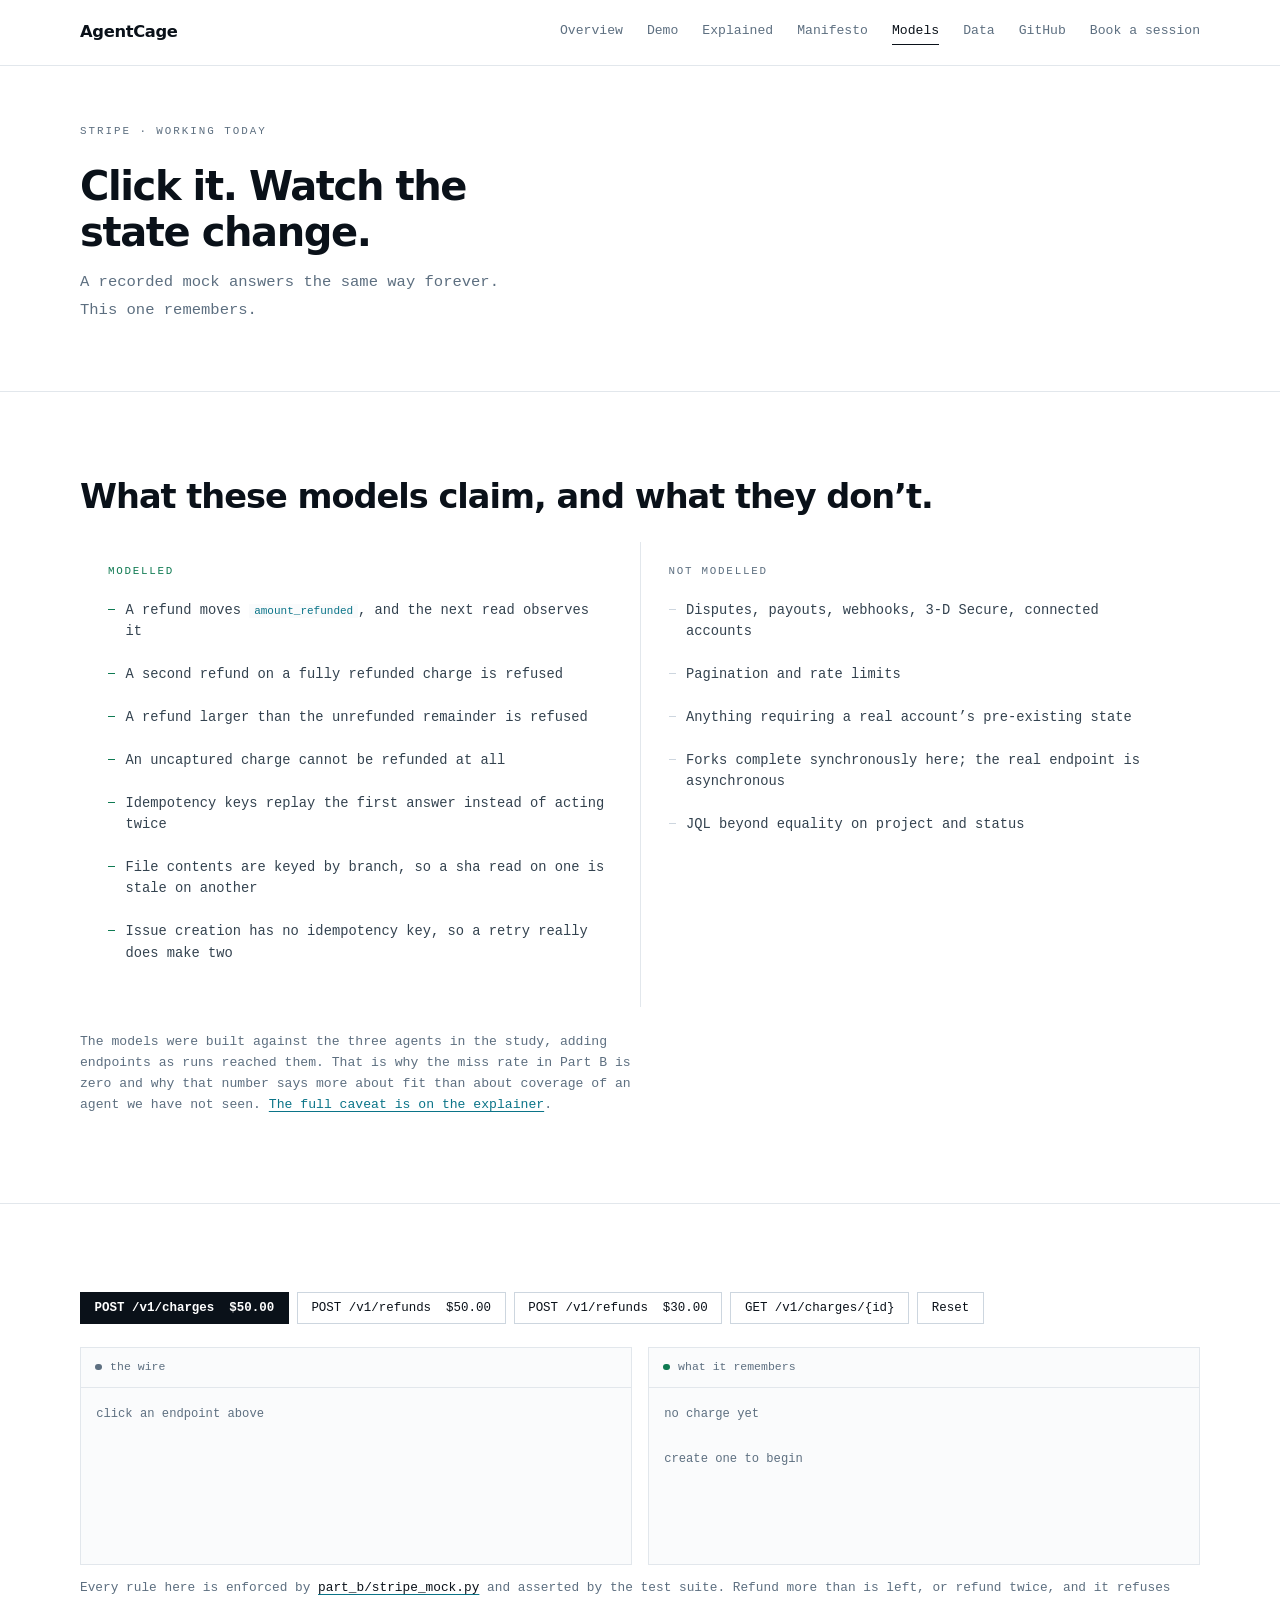
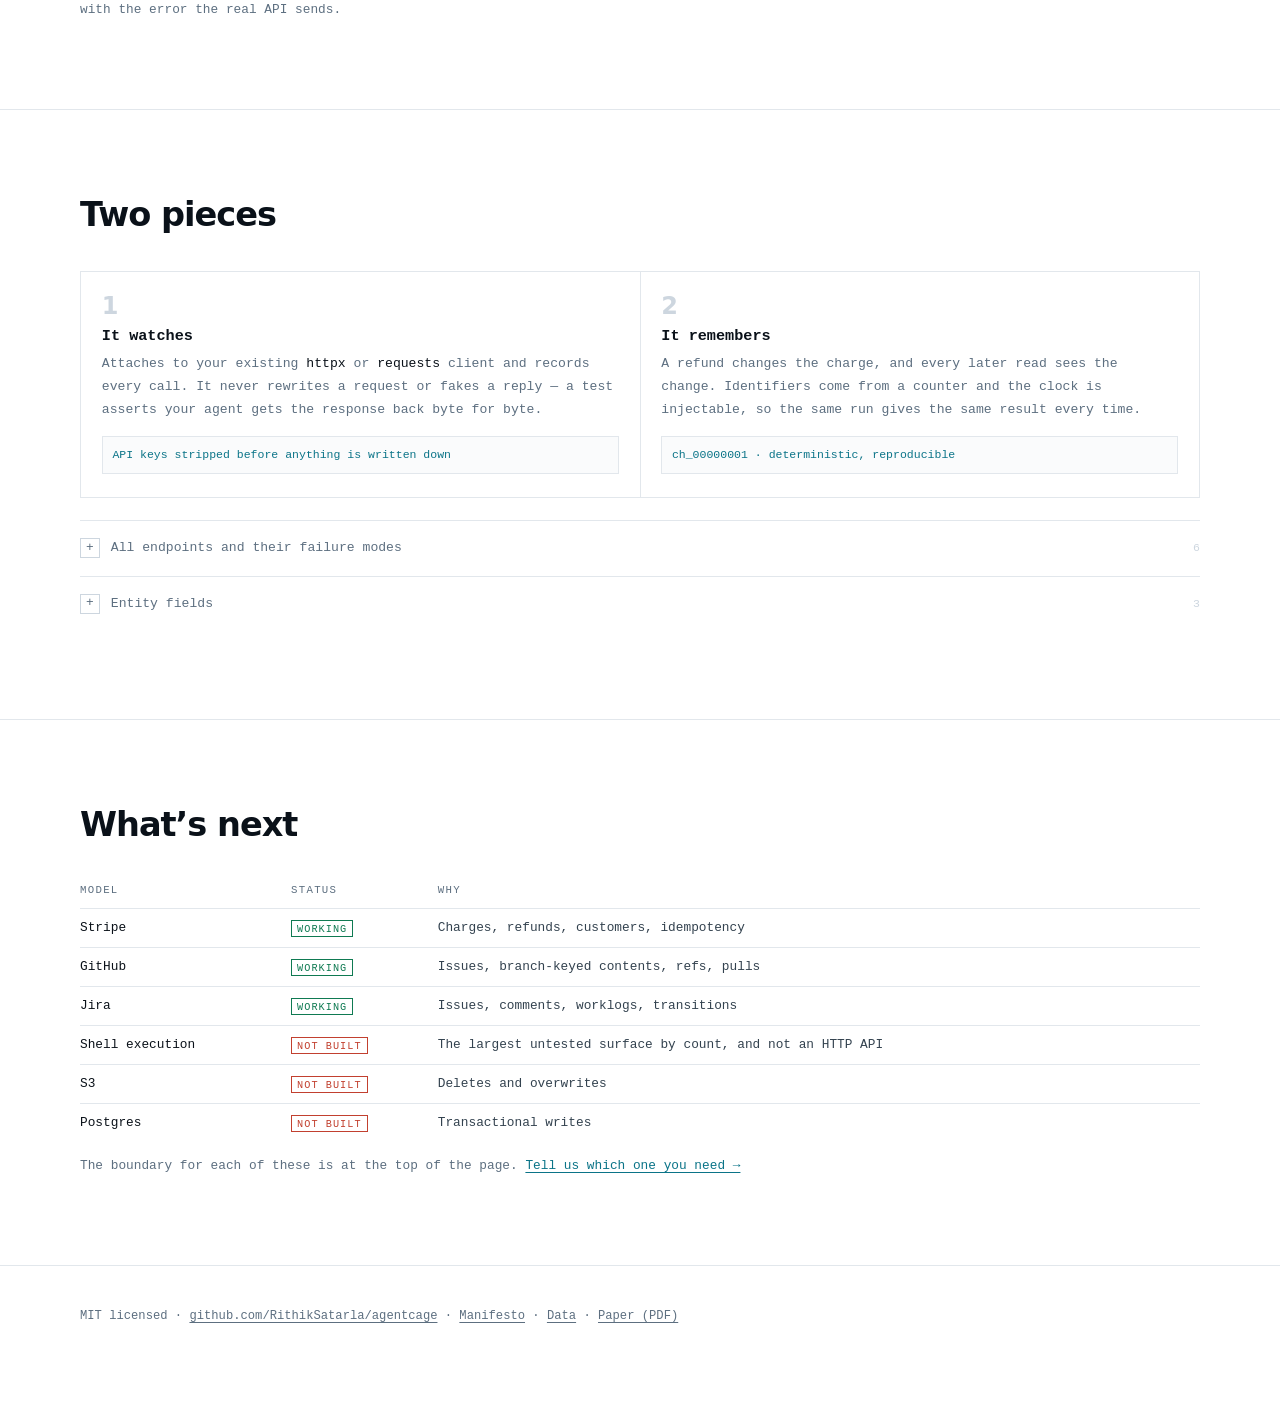
<file: website/models.html>
<!doctype html>
<html lang="en">
<head>
<meta charset="utf-8">
<meta name="viewport" content="width=device-width, initial-scale=1">
<title>Models — AgentCage</title>
<meta name="description" content="Click the endpoints and watch the state change. A stateful model of the money-moving part of Stripe.">
<link rel="stylesheet" href="styles.css">
</head>
<body>

<nav class="nav">
  <div class="nav-inner">
    <a class="brand" href="/">AgentCage</a>
    <a class="link" href="/">Overview</a>
    <a class="link" href="/demo">Demo</a>
    <a class="link" href="/explained">Explained</a>
    <a class="link" href="/manifesto">Manifesto</a>
    <a class="link" href="/models" aria-current="page">Models</a>
    <a class="link" href="/data">Data</a>
    <a class="link" href="https://github.com/RithikSatarla/agentcage">GitHub</a>
    <a class="link book" href="/book">Book a session</a>
  </div>
</nav>

<header class="hero hero-compact">
  <div class="wrap">
    <p class="label">Stripe · working today</p>
    <h1>Click it. Watch the<br>state change.</h1>
    <p class="lede">A recorded mock answers the same way forever. This one remembers.</p>
  </div>
</header>

<!-- The boundary leads the page. What a model refuses is the reason to trust what it
     accepts, so it belongs above the code rather than in a caption underneath it. -->
<section class="boundary">
  <div class="wrap">
    <h2>What these models claim, and what they don&rsquo;t.</h2>
    <div class="bcols">
      <div class="bcol yes">
        <h3>Modelled</h3>
        <ul>
          <li>A refund moves <code>amount_refunded</code>, and the next read observes it</li>
          <li>A second refund on a fully refunded charge is refused</li>
          <li>A refund larger than the unrefunded remainder is refused</li>
          <li>An uncaptured charge cannot be refunded at all</li>
          <li>Idempotency keys replay the first answer instead of acting twice</li>
          <li>File contents are keyed by branch, so a sha read on one is stale on another</li>
          <li>Issue creation has no idempotency key, so a retry really does make two</li>
        </ul>
      </div>
      <div class="bcol no">
        <h3>Not modelled</h3>
        <ul>
          <li>Disputes, payouts, webhooks, 3-D Secure, connected accounts</li>
          <li>Pagination and rate limits</li>
          <li>Anything requiring a real account&rsquo;s pre-existing state</li>
          <li>Forks complete synchronously here; the real endpoint is asynchronous</li>
          <li>JQL beyond equality on project and status</li>
        </ul>
      </div>
    </div>
    <p class="bnote">The models were built against the three agents in the study, adding
    endpoints as runs reached them. That is why the miss rate in Part B is zero and why
    that number says more about fit than about coverage of an agent we have not seen.
    <a href="/explained">The full caveat is on the explainer</a>.</p>
  </div>
</section>

<section class="flush">
  <div class="wrap">
    <div class="controls" style="margin-bottom:1.4rem">
      <button type="button" class="primary" data-op="charge">POST /v1/charges&nbsp;&nbsp;$50.00</button>
      <button type="button" data-op="refund50">POST /v1/refunds&nbsp;&nbsp;$50.00</button>
      <button type="button" data-op="refund30">POST /v1/refunds&nbsp;&nbsp;$30.00</button>
      <button type="button" data-op="get">GET /v1/charges/{id}</button>
      <button type="button" id="op-reset">Reset</button>
    </div>

    <div class="panes">
      <div class="term">
        <div class="term-head"><span class="bulb" id="wire-bulb"></span>
          <span id="wire-title">the wire</span></div>
        <div class="term-body" id="wire"></div>
      </div>
      <div class="term">
        <div class="term-head"><span class="bulb ok"></span><span>what it remembers</span></div>
        <div class="term-body" id="state"></div>
      </div>
    </div>

    <p class="caption">Every rule here is enforced by
    <a href="https://github.com/RithikSatarla/agentcage/blob/main/part_b/stripe_mock.py"><code>part_b/stripe_mock.py</code></a>
    and asserted by the test suite. Refund more than is left, or refund twice, and it
    refuses with the error the real API sends.</p>
  </div>
</section>

<section>
  <div class="wrap">
    <div class="head"><h2>Two pieces</h2></div>
    <div class="explain">
      <div>
        <div class="num">1</div>
        <h3>It watches</h3>
        <p>Attaches to your existing <code>httpx</code> or <code>requests</code> client and
        records every call. It never rewrites a request or fakes a reply — a test asserts
        your agent gets the response back byte for byte.</p>
        <span class="wire">API keys stripped before anything is written down</span>
      </div>
      <div>
        <div class="num">2</div>
        <h3>It remembers</h3>
        <p>A refund changes the charge, and every later read sees the change. Identifiers
        come from a counter and the clock is injectable, so the same run gives the same
        result every time.</p>
        <span class="wire">ch_00000001 · deterministic, reproducible</span>
      </div>
    </div>

    <details class="more">
      <summary>All endpoints and their failure modes<span class="n">6</span></summary>
      <div class="inner scroll">
        <table>
          <thead><tr><th>Endpoint</th><th>What it does</th><th>How it refuses</th></tr></thead>
          <tbody>
            <tr><td class="name">POST /v1/charges</td>
                <td>Creates a charge. <code>capture=false</code> leaves it uncaptured.</td>
                <td><code>parameter_invalid_integer</code> · 404 <code>resource_missing</code></td></tr>
            <tr><td class="name">GET /v1/charges/{id}</td>
                <td>Returns the charge with every mutation applied so far.</td>
                <td>404 <code>resource_missing</code></td></tr>
            <tr><td class="name">POST /v1/refunds</td>
                <td>Increases <code>amount_refunded</code>. Defaults to the remainder.</td>
                <td>400 <code>amount_too_large</code> · <code>charge_already_refunded</code> · <code>charge_not_captured</code></td></tr>
            <tr><td class="name">POST /v1/charges/{id}/refunds</td>
                <td>The nested route, same semantics.</td><td>as above</td></tr>
            <tr><td class="name">GET /v1/refunds</td>
                <td>Lists refunds, filterable by charge.</td><td>—</td></tr>
            <tr><td class="name">POST /v1/customers</td>
                <td>Creates a customer.</td><td>—</td></tr>
          </tbody>
        </table>
      </div>
    </details>

    <details class="more">
      <summary>Entity fields<span class="n">3</span></summary>
      <div class="inner cols">
        <div>
          <h3>Charge</h3>
          <dl class="fields">
            <dt>amount · amount_captured</dt><dd>minor units</dd>
            <dt>amount_refunded</dt><dd>accumulates across refunds</dd>
            <dt>refunded</dt><dd>true at parity with captured</dd>
            <dt>captured · paid · status</dt><dd>uncaptured cannot be refunded</dd>
            <dt>currency · customer · metadata</dt><dd></dd>
          </dl>
        </div>
        <div>
          <h3>Refund</h3>
          <dl class="fields">
            <dt>amount</dt><dd>defaults to the unrefunded remainder</dd>
            <dt>charge</dt><dd>the charge it mutates</dd>
            <dt>reason</dt><dd>duplicate · fraudulent · requested_by_customer</dd>
            <dt>status · currency · metadata</dt><dd></dd>
          </dl>
        </div>
        <div>
          <h3>Customer</h3>
          <dl class="fields">
            <dt>email · name · description</dt><dd>optional</dd>
            <dt>currency · delinquent</dt><dd></dd>
            <dt>metadata · livemode</dt><dd></dd>
          </dl>
        </div>
      </div>
    </details>
  </div>
</section>

<section>
  <div class="wrap">
    <div class="head"><h2>What&rsquo;s next</h2></div>
    <div class="scroll">
      <table>
        <thead><tr><th>Model</th><th>Status</th><th>Why</th></tr></thead>
        <tbody>
          <tr><td class="name">Stripe</td><td><span class="pill live">working</span></td>
              <td>Charges, refunds, customers, idempotency</td></tr>
          <tr><td class="name">GitHub</td><td><span class="pill live">working</span></td>
              <td>Issues, branch-keyed contents, refs, pulls</td></tr>
          <tr><td class="name">Jira</td><td><span class="pill live">working</span></td>
              <td>Issues, comments, worklogs, transitions</td></tr>
          <tr><td class="name">Shell execution</td><td><span class="pill none">not built</span></td>
              <td>The largest untested surface by count, and not an HTTP API</td></tr>
          <tr><td class="name">S3</td><td><span class="pill none">not built</span></td>
              <td>Deletes and overwrites</td></tr>
          <tr><td class="name">Postgres</td><td><span class="pill none">not built</span></td>
              <td>Transactional writes</td></tr>
        </tbody>
      </table>
    </div>
    <p class="caption">The boundary for each of these is at the top of the page.
    <a href="/book">Tell us which one you need &rarr;</a></p>
  </div>
</section>

<footer>
  <div class="wrap">
    <p>MIT licensed ·
    <a href="https://github.com/RithikSatarla/agentcage">github.com/RithikSatarla/agentcage</a>
    · <a href="/manifesto">Manifesto</a> · <a href="/data">Data</a> ·
    <a href="/agentcage-paper.pdf">Paper (PDF)</a></p>
  </div>
</footer>

<script>
(function () {
  "use strict";
  // Mirrors part_b/stripe_mock.py, which is canonical and covered by the test suite.
  var CAPTURED = 5000;
  var s;

  function money(c) { return "$" + (c / 100).toFixed(2); }
  function $(id) { return document.getElementById(id); }

  function reset() {
    s = { created: false, refunded: 0, lastId: null };
    paint([["click an endpoint above", "dim"]], "", "");
  }

  function paint(wire, title, bulb) {
    $("wire").innerHTML = wire.map(function (l) {
      return '<span class="l ' + (l[1] || "") + '">' + (l[0] || "&nbsp;") + "</span>";
    }).join("");
    $("wire-title").textContent = title || "the wire";
    $("wire-bulb").className = "bulb " + (bulb || "");

    var rows = s.created
      ? [["ch_00000001", "hi"],
         ["  amount           " + money(CAPTURED), "dim"],
         ["  amount_refunded  " + money(s.refunded), s.refunded ? "ok" : "dim"],
         ["  refunded         " + (s.refunded >= CAPTURED), s.refunded >= CAPTURED ? "ok" : "dim"],
         ["", ""],
         ["  still refundable " + money(CAPTURED - s.refunded),
          CAPTURED - s.refunded > 0 ? "" : "bad"]]
      : [["no charge yet", "dim"], ["", ""], ["create one to begin", "dim"]];
    $("state").innerHTML = rows.map(function (l) {
      return '<span class="l ' + (l[1] || "") + '">' + (l[0] || "&nbsp;") + "</span>";
    }).join("");
  }

  function run(op) {
    if (op === "charge") {
      if (s.created) {
        paint([["POST /v1/charges", "hi"], ["", ""],
               ["a charge already exists in this demo", "dim"],
               ["press Reset to start over", "dim"]], "already created", "");
        return;
      }
      s.created = true;
      paint([["POST /v1/charges", "hi"],
             ['{ "amount": 5000, "currency": "usd" }', "dim"], ["", ""],
             ["200 OK", "ok"],
             ['{ "id": "ch_00000001", "amount": 5000,', "ok"],
             ['  "amount_refunded": 0 }', "ok"]], "200 · created", "ok");
      return;
    }

    if (!s.created) {
      paint([[op === "get" ? "GET /v1/charges/ch_00000001" : "POST /v1/refunds", "hi"], ["", ""],
             ["404 resource_missing", "bad"],
             ["no such charge — create one first", "dim"]], "404 · no charge", "bad");
      return;
    }

    if (op === "get") {
      paint([["GET /v1/charges/ch_00000001", "hi"], ["", ""],
             ["200 OK", "ok"],
             ['{ "amount": 5000,', "ok"],
             ['  "amount_refunded": ' + s.refunded + ",", "ok"],
             ['  "refunded": ' + (s.refunded >= CAPTURED) + " }", "ok"], ["", ""],
             ["the read sees every write so far", "dim"]], "200 · read", "ok");
      return;
    }

    var amount = op === "refund50" ? 5000 : 3000;
    var left = CAPTURED - s.refunded;

    if (left <= 0) {
      paint([["POST /v1/refunds", "hi"],
             ['{ "charge": "ch_00000001", "amount": ' + amount + " }", "dim"], ["", ""],
             ["400 Bad Request", "bad"],
             ['{ "error": { "code": "charge_already_refunded",', "bad"],
             ['    "message": "Charge ch_00000001 has already', "bad"],
             ['     been refunded." } }', "bad"]], "400 · refused", "bad");
      return;
    }
    if (amount > left) {
      paint([["POST /v1/refunds", "hi"],
             ['{ "charge": "ch_00000001", "amount": ' + amount + " }", "dim"], ["", ""],
             ["400 Bad Request", "bad"],
             ['{ "error": { "code": "amount_too_large",', "bad"],
             ['    "message": "Refund amount (' + money(amount) + ') is', "bad"],
             ["     greater than unrefunded amount on", "bad"],
             ["     charge (" + money(left) + ')." } }', "bad"]], "400 · refused", "bad");
      return;
    }

    var before = s.refunded;
    s.refunded += amount;
    paint([["POST /v1/refunds", "hi"],
           ['{ "charge": "ch_00000001", "amount": ' + amount + " }", "dim"], ["", ""],
           ["200 OK", "ok"],
           ['{ "id": "re_0000000' + (before ? 2 : 1) + '", "amount": ' + amount + " }", "ok"],
           ["", ""],
           ["charge.amount_refunded  " + before + " → " + s.refunded, "dim"]],
          "200 · applied", "ok");
  }

  Array.prototype.forEach.call(document.querySelectorAll(".controls button[data-op]"),
    function (b) {
      b.addEventListener("click", function () { run(b.getAttribute("data-op")); });
    });
  $("op-reset").addEventListener("click", reset);
  reset();
})();
</script>
</body>
</html>
</file>
<file: website/home.css>
/* AgentCage landing page.

   Dark-locked by brand: every section is the same navy family, none inverts.
   One accent (cyan) carries every interactive and emphatic state. Red appears only
   where an actual HTTP failure is being shown, never as decoration.
   One radius: zero. Sharp edges everywhere, which suits a tool whose output is a
   request log. */

:root {
  --bg:      #0a0e27;
  --bg-lift: #0d1233;   /* same family, one step up. Never a light section. */
  --text:    #ffffff;
  --body:    #dfe3f0;
  --subtle:  #9aa0b8;   /* 7.3:1 on --bg */
  --small:   #8a8a8a;   /* 5.5:1 on --bg. The spec's #666 measured 3.3:1. */
  --accent:  #00d9ff;   /* 11.2:1 on --bg */
  --bad:     #ff6b6b;   /* 6.9:1 on --bg, semantic only */
  --border:  #232a4d;   /* navy-tinted, not neutral grey, so it sits in the palette */
  --hairline:#171d3d;

  --sans: "Space Grotesk", ui-sans-serif, system-ui, -apple-system, "Segoe UI", Roboto,
          Helvetica, Arial, sans-serif;
  --mono: "JetBrains Mono", ui-monospace, SFMono-Regular, "SF Mono", Menlo, Consolas,
          Monaco, monospace;

  --ease: cubic-bezier(.16, 1, .3, 1);
}

* { box-sizing: border-box; }
html { -webkit-text-size-adjust: 100%; scroll-behavior: smooth; }
@media (prefers-reduced-motion: reduce) { html { scroll-behavior: auto; } }

body {
  margin: 0;
  background: var(--bg);
  color: var(--body);
  font-family: var(--sans);
  font-size: 16px;
  line-height: 1.6;
  -webkit-font-smoothing: antialiased;
  position: relative;
  overflow-x: hidden;
}

/* Grain. Fixed and pointer-events-none so it never repaints on scroll. */
body::before {
  content: "";
  position: fixed; inset: 0; z-index: 3; pointer-events: none; opacity: .035;
  background-image: url("data:image/svg+xml;utf8,\
<svg xmlns='http://www.w3.org/2000/svg' width='140' height='140'>\
<filter id='n'><feTurbulence type='fractalNoise' baseFrequency='.9' numOctaves='3'/></filter>\
<rect width='140' height='140' filter='url(%23n)'/></svg>");
}

/* Ambient field behind the hero. Two off-centre radial pools in the brand accent,
   very low alpha. This is what gives the top of the page depth without a photograph
   and without an external request. */
body::after {
  content: "";
  position: absolute; top: 0; left: 0; right: 0; height: 900px;
  z-index: 0; pointer-events: none;
  background:
    radial-gradient(680px 420px at 78% 6%,  rgba(0, 217, 255, .13), transparent 68%),
    radial-gradient(520px 380px at 8%  32%, rgba(0, 217, 255, .07), transparent 70%);
}
body > * { position: relative; z-index: 1; }

.skip {
  position: absolute; left: -9999px; top: 0; z-index: 20;
  background: var(--accent); color: var(--bg); padding: 12px 20px; font-size: 14px;
}
.skip:focus { left: 0; text-decoration: none; }

.wrap { max-width: 1120px; margin: 0 auto; padding: 0 28px; }

/* Grid children default to min-width:auto, so anything holding a <pre> or a nowrap
   path pushes its own track wider than the container instead of scrolling inside it.
   That is what made the page overflow horizontally at 390px. */
.hero-grid > *, .bento > *, .moves > *, .pane > * {
  min-width: 0;
}

a { color: var(--accent); text-decoration: none; }
a:hover { text-decoration: underline; }
a:focus-visible, button:focus-visible {
  outline: 2px solid var(--accent); outline-offset: 3px;
}

/* ---------- nav ---------- */
.nav {
  position: sticky; top: 0; z-index: 10;
  border-bottom: 1px solid var(--hairline);
  background: rgba(10, 14, 39, .72);
  backdrop-filter: blur(14px) saturate(140%);
  -webkit-backdrop-filter: blur(14px) saturate(140%);
}
@media (prefers-reduced-transparency: reduce) {
  .nav { background: var(--bg); backdrop-filter: none; -webkit-backdrop-filter: none; }
}
.nav-inner {
  max-width: 1120px; margin: 0 auto; padding: 0 28px;
  height: 64px; display: flex; align-items: center; gap: 28px;
}
.nav .brand {
  font-size: 16px; font-weight: 700; color: var(--text); letter-spacing: -.02em;
  margin-right: auto;
}
.nav .brand:hover { text-decoration: none; color: var(--accent); }
.nav-links { display: flex; gap: 26px; align-items: center; }
.nav a.link { font-size: 14px; color: var(--subtle); transition: color .15s var(--ease); }
.nav a.link:hover { color: var(--text); text-decoration: none; }

/* ---------- hero ---------- */
.hero { padding: 88px 0 72px; position: relative; overflow: hidden; }
.hero-grid {
  display: grid; grid-template-columns: 1.15fr 1fr; gap: 56px; align-items: center;
}

/* ---------- ambient field ----------
   Two strips of real traffic in the margins outside the 1120px content column, so
   nothing ever drifts behind the text. Below 1280px there is no margin to put them
   in and the whole field is dropped rather than squeezed. */
.field { display: none; }
@media (min-width: 1280px) {
  .field {
    display: block; position: absolute; inset: 0; z-index: 0; pointer-events: none;
    /* No band across the top or bottom: a full-bleed frame would enclose the
       content instead of sitting beside it. */
    mask-image: linear-gradient(to bottom, transparent, #000 18%, #000 82%, transparent);
    -webkit-mask-image: linear-gradient(to bottom, transparent, #000 18%, #000 82%, transparent);
  }
}
.gutter {
  position: absolute; top: 0; bottom: 0; width: calc((100% - 1120px) / 2);
  overflow: hidden;
}
.gutter-l { left: 0; }
.gutter-r { right: 0; }

/* The list is written twice in the markup, so translating the strip by exactly half
   its height loops seamlessly: no bounce at the ends, no fade in or out. */
.strip {
  position: absolute; top: 0; left: 0; right: 0;
  display: flex; flex-direction: column;
  animation: drift 96s linear infinite;
}
.gutter-r .strip { animation-duration: 124s; animation-delay: -37s; }
@keyframes drift { from { transform: translateY(0); } to { transform: translateY(-50%); } }

.strip .ln {
  font-family: var(--mono); font-size: 11px; line-height: 1.4; white-space: nowrap;
  color: var(--accent); opacity: .04;
}
/* Irregular spacing and offset so the two strips do not read as aligned columns. */
.strip .o1 { margin: 34px 0 0 12px; }
.strip .o2 { margin: 61px 0 0 46px; font-size: 12px; }
.strip .o3 { margin: 22px 0 0 78px; opacity: .03; }
.strip .o4 { margin: 78px 0 0 28px; font-size: 10px; }
.strip .o5 { margin: 44px 0 0 62px; color: var(--bad); opacity: .05; }
.strip .o6 { margin: 96px 0 0 8px; opacity: .035; }

@media (prefers-reduced-motion: reduce) {
  .strip { animation: none; }
}

.eyebrow {
  font-family: var(--mono); font-size: 11px; letter-spacing: .2em;
  text-transform: uppercase; color: var(--accent);
  margin: 0 0 22px;
}

.hero h1 {
  /* Capped so the second line stays on one line in the copy column. A headline that
     wraps to three lines is a font-size error, not a copy-length error. */
  font-size: clamp(38px, 5vw, 58px);
  font-weight: 700; color: var(--text);
  margin: 0 0 22px; line-height: 1.04; letter-spacing: -.04em;
}

.sub {
  font-size: 19px; color: var(--subtle); margin: 0 0 36px;
  line-height: 1.55; max-width: 46ch; text-wrap: pretty;
}

.cta { display: flex; gap: 14px; flex-wrap: wrap; }

/* ---------- buttons ---------- */
.btn {
  display: inline-block; font-family: var(--sans); font-size: 15px; font-weight: 500;
  padding: 13px 26px; border: 1px solid var(--border); background: transparent;
  color: var(--text); cursor: pointer; white-space: nowrap;
  transition: color .15s var(--ease), border-color .15s var(--ease),
              background .15s var(--ease), transform .1s var(--ease);
}
.btn:hover { color: var(--accent); border-color: var(--accent); text-decoration: none; }
.btn:active { transform: translateY(1px); }

.btn-primary {
  background: var(--accent); border-color: var(--accent); color: var(--bg);
  font-weight: 700;
}
.btn-primary:hover { background: #5ce6ff; border-color: #5ce6ff; color: var(--bg); }

/* ---------- chips ---------- */
.chips {
  list-style: none; display: flex; flex-wrap: wrap; gap: 8px;
  margin: 0 0 32px; padding: 0;
}
.chips li {
  font-family: var(--mono); font-size: 11.5px; color: var(--subtle);
  padding: 6px 12px; border: 1px solid var(--border); background: var(--bg-lift);
}

/* ---------- CTA icons ---------- */
.cta .btn { display: inline-flex; align-items: center; gap: 9px; }
.ico {
  width: 15px; height: 15px; flex: none;
  fill: none; stroke: currentColor; stroke-width: 1.6;
  stroke-linecap: round; stroke-linejoin: round;
}
/* The play triangle is a filled shape, not a stroked path. */
.cta .btn:last-child .ico { fill: currentColor; stroke: none; }

/* ---------- state model panel ---------- */
.panel {
  border: 1px solid var(--border); background: var(--bg-lift);
  box-shadow: 0 24px 60px rgba(4, 7, 22, .55);   /* tinted to the background, not black */
}
.panel-head {
  display: flex; align-items: center; justify-content: space-between;
  padding: 12px 18px; border-bottom: 1px solid var(--hairline);
}
.panel-title {
  font-family: var(--mono); font-size: 10.5px; letter-spacing: .18em;
  text-transform: uppercase; color: var(--small);
}
.replay {
  font-size: 14px; line-height: 1; padding: 4px 8px; cursor: pointer;
  background: transparent; border: 1px solid var(--border); color: var(--subtle);
  transition: color .15s var(--ease), border-color .15s var(--ease);
}
.replay:hover { color: var(--accent); border-color: var(--accent); }

.panel-state { margin: 0; padding: 14px 18px; }
.panel-state > div {
  display: flex; justify-content: space-between; align-items: baseline; gap: 14px;
  padding: 5px 0; font-family: var(--mono); font-size: 12px;
}
.panel-state dt { color: var(--small); }
.panel-state dd {
  margin: 0; color: var(--body); text-align: right;
  font-variant-numeric: tabular-nums;
}
/* A value that just changed. Brief, and only on the call that changed it. */
.panel-state dd.hit { color: var(--accent); }
/* A value the retry did not move. This is the entire argument. */
.panel-state dd .tag {
  margin-left: 8px; font-size: 9.5px; letter-spacing: .12em; text-transform: uppercase;
  color: var(--small);
}

.panel-call {
  padding: 14px 18px; border-top: 1px solid var(--hairline);
  min-height: 82px;
}
.panel-call .req {
  margin: 0 0 8px; font-family: var(--mono); font-size: 11.5px; color: var(--subtle);
  word-break: break-word;
}
.panel-call .req .lbl {
  display: inline-block; margin-right: 8px; padding: 2px 6px;
  font-size: 9.5px; letter-spacing: .12em; text-transform: uppercase;
  border: 1px solid var(--border); color: var(--small);
}
.panel-call .req .lbl.retry { color: var(--bad); border-color: rgba(255, 107, 107, .45); }
.panel-call .res {
  margin: 0; font-family: var(--mono); font-size: 12.5px; color: var(--subtle);
  min-height: 1.2em;
}
.panel-call .res.ok  { color: var(--accent); }
.panel-call .res.bad { color: var(--bad); }

/* ---------- hero stats ---------- */
.hero-stats {
  display: flex; gap: 48px; flex-wrap: wrap;
  margin-top: 64px; padding-top: 26px; border-top: 1px solid var(--border);
}
.hstat {
  margin: 0; font-size: 14px; color: var(--subtle); max-width: 34ch;
}
.hstat strong {
  display: block; font-size: 30px; font-weight: 700; color: var(--text);
  letter-spacing: -.03em; line-height: 1.1; margin-bottom: 6px;
  font-variant-numeric: tabular-nums;
}

/* ---------- sections ---------- */
section { padding: 96px 0; }
h2.section {
  font-size: clamp(26px, 3.4vw, 38px); font-weight: 700; color: var(--text);
  margin: 0 0 18px; line-height: 1.12; letter-spacing: -.03em;
}
.lede {
  font-size: 18px; color: var(--subtle); margin: 0 0 48px; max-width: 60ch;
  text-wrap: pretty;
}

/* ---------- findings bento ----------
   Three items, three cells: one lead cell spanning the top, two beneath it. */
.bento { display: grid; grid-template-columns: 1fr 1fr; gap: 1px; background: var(--border); }
.cell {
  background: var(--bg); padding: 34px 32px;
  transition: background .25s var(--ease);
}
.cell:hover { background: var(--bg-lift); }
.cell-lead {
  grid-column: 1 / -1;
  background:
    radial-gradient(560px 260px at 88% 0%, rgba(0, 217, 255, .09), transparent 70%),
    var(--bg);
}
.cell-lead:hover {
  background:
    radial-gradient(560px 260px at 88% 0%, rgba(0, 217, 255, .13), transparent 70%),
    var(--bg-lift);
}

.who { margin: 0 0 16px; display: flex; gap: 12px; align-items: baseline; flex-wrap: wrap; }
.who .repo { font-size: 16px; font-weight: 700; color: var(--text); letter-spacing: -.01em; }
.who .what { font-family: var(--mono); font-size: 11.5px; color: var(--small); }

.verdict {
  font-family: var(--mono); font-size: 11px; letter-spacing: .16em;
  text-transform: uppercase; color: var(--accent); margin: 0 0 14px;
}
.cell .detail { font-size: 16px; color: var(--body); margin: 0; max-width: 58ch; text-wrap: pretty; }
.cell-lead .detail { font-size: 18px; max-width: 62ch; }
.cell .aside {
  font-size: 14px; color: var(--subtle); margin: 16px 0 0; max-width: 62ch;
  padding-left: 16px; border-left: 1px solid var(--border);
}

.caveat {
  font-size: 14px; color: var(--subtle); margin: 40px 0 0; max-width: 72ch;
  text-wrap: pretty;
}

/* Reveal. Sequences the findings so they land one at a time rather than as a block.
   The hidden state is scoped to .js, which the page sets only when it has both
   scripting and permission to move. Without that class the content is simply visible:
   an animation that fails must never be able to hide the thing it was animating. */
.js .reveal { opacity: 0; transform: translateY(14px); }
.js .reveal.shown {
  opacity: 1; transform: none;
  transition: opacity .55s var(--ease), transform .55s var(--ease);
}
@media (prefers-reduced-motion: reduce) {
  .js .reveal, .js .reveal.shown { opacity: 1; transform: none; transition: none; }
}

/* ---------- how it works ---------- */
.how { background: var(--bg-lift); border-top: 1px solid var(--hairline);
       border-bottom: 1px solid var(--hairline); }
/* A vertical sequence, not three columns. These three moves happen in order, and a
   3-up row would both read as parallel and repeat the metrics band's layout. */
.moves { list-style: none; margin: 0; padding: 0; max-width: 720px; }
.moves li {
  position: relative; padding: 0 0 34px 30px; border-left: 1px solid var(--border);
}
.moves li:last-child { padding-bottom: 0; border-left-color: transparent; }
.moves li::before {
  content: ""; position: absolute; left: -4px; top: 9px;
  width: 7px; height: 7px; background: var(--accent);
}
.moves h3 {
  font-size: 20px; font-weight: 700; color: var(--text); margin: 0 0 8px;
  letter-spacing: -.02em; line-height: 1.2;
}
.moves p { font-size: 16px; color: var(--subtle); margin: 0; max-width: 58ch; }

/* ---------- demo ----------
   Both panes are in the markup and one carries [hidden], so the content exists for
   search engines and for anyone whose scripting never runs. */
.toggle { display: inline-flex; border: 1px solid var(--border); margin: 0 0 28px; }
.toggle button {
  font-family: var(--sans); font-size: 14px; padding: 11px 24px;
  background: transparent; border: 0; color: var(--subtle); cursor: pointer;
  transition: color .15s var(--ease), background .15s var(--ease);
}
.toggle button:hover { color: var(--text); }
.toggle button[aria-pressed="true"] {
  color: var(--bg); background: var(--text); font-weight: 500;
}

.panes { border: 1px solid var(--border); background: var(--bg-lift); }
.pane { display: grid; grid-template-columns: 1.35fr 1fr; }
.pane > * { min-width: 0; }
.pane[hidden] { display: none; }
.pane-code { border-right: 1px solid var(--border); }
.pane-code pre {
  margin: 0; padding: 28px; overflow-x: auto;
  font-family: var(--mono); font-size: 13px; line-height: 1.7; color: var(--text);
}
.pane-code .str { color: var(--subtle); }
.pane-code .cmt { color: var(--small); }
.pane-code .kw  { color: var(--accent); }

.pane-out { list-style: none; margin: 0; padding: 28px; }
.pane-out li {
  display: flex; justify-content: space-between; align-items: baseline; gap: 16px;
  padding: 8px 0; font-family: var(--mono); font-size: 12.5px;
}
.pane-out .lbl { color: var(--small); }
.pane-out .res { color: var(--body); text-align: right; font-variant-numeric: tabular-nums; }
.pane-out .res.ok { color: var(--subtle); }
.pane-out .res.bad { color: var(--bad); }
/* Named .outcome, not .verdict: the findings section already owns .verdict as an
   uppercase accent label, and a shared name silently restyled these rows. */
.pane-out .outcome {
  border-top: 1px solid var(--border); margin-top: 8px; padding-top: 14px;
}
.pane-out .outcome .lbl { color: var(--subtle); }
/* A passing test is the bad outcome on the left-hand pane, so the colour follows the
   consequence rather than the word. */
.pane-out .outcome.pass .res { color: var(--bad); font-weight: 500; }
.pane-out .outcome.fail .res { color: var(--accent); font-weight: 500; }

/* Spans both columns: it comments on the pairing, not on the code alone. */
.pane-note {
  grid-column: 1 / -1;
  font-size: 14px; color: var(--subtle); margin: 0; padding: 20px 28px;
  line-height: 1.55; border-top: 1px solid var(--border); max-width: 78ch;
}
.demo-foot { font-size: 13px; color: var(--small); margin: 18px 0 0; max-width: 74ch; }

/* ---------- waiting list ----------
   Label is visually hidden rather than absent: the placeholder is an example address,
   not a label, and a placeholder-as-label disappears the moment anyone types. */
.waitlist { border-top: 1px solid var(--hairline); }
.wl-sub { font-size: 17px; color: var(--subtle); margin: -6px 0 32px; max-width: 52ch; }

.sr-only {
  position: absolute; width: 1px; height: 1px; padding: 0; margin: -1px;
  overflow: hidden; clip: rect(0 0 0 0); white-space: nowrap; border: 0;
}

.wl-form { max-width: 560px; }
.wl-row { display: flex; gap: 12px; }
.wl-row input {
  flex: 1; min-width: 0;
  font-family: var(--sans); font-size: 15px; color: var(--text);
  padding: 13px 16px; background: var(--bg-lift);
  border: 1px solid var(--border); border-radius: 0;
  transition: border-color .15s var(--ease);
}
/* 5.5:1 on the input's own background, so the example address is legible. */
.wl-row input::placeholder { color: var(--small); opacity: 1; }
.wl-row input:focus {
  outline: none; border-color: var(--accent);
  box-shadow: 0 0 0 2px rgba(0, 217, 255, .18);
}
.wl-row button:disabled { opacity: .6; cursor: progress; }

/* Off-screen, not display:none: hidden fields are skipped by some autofillers, and a
   honeypot that nothing ever fills catches nothing. */
.wl-hp {
  position: absolute; left: -9999px; top: auto; width: 1px; height: 1px;
  overflow: hidden;
}

.wl-msg { font-size: 14px; margin: 14px 0 0; min-height: 1.4em; line-height: 1.5; }
.wl-msg.err { color: var(--warning-text, #ff9a9a); }   /* 7.1:1 on --bg */
.wl-msg.ok  { color: var(--accent); }
.wl-msg a { color: inherit; text-decoration: underline; }

/* ---------- footer ---------- */
footer { padding: 64px 0; text-align: center; border-top: 1px solid var(--hairline); }
footer .links { font-family: var(--mono); font-size: 12px; color: var(--small); margin: 0; }
footer .links a { color: var(--small); }
footer .links a:hover { color: var(--accent); }
footer .sep { color: var(--border); margin: 0 12px; }
footer .copy { font-size: 12px; color: var(--small); margin: 18px 0 0; }

/* ---------- tablet ---------- */
@media (max-width: 960px) {
  .hero-grid { grid-template-columns: 1fr; gap: 44px; }
  .sub { max-width: 54ch; }
  .pane { grid-template-columns: 1fr; }
  .pane-code { border-right: 0; border-bottom: 1px solid var(--border); }
  .hero-stats { gap: 32px; }
}

/* ---------- mobile: every multi-column layout collapses to one ---------- */
@media (max-width: 720px) {
  .wrap { padding: 0 20px; }
  /* Five links no longer fit at 390px. The strip scrolls rather than dropping any of
     them: a nav that hides pages on small screens hides them from the people most
     likely to be skimming. */
  .nav-inner { padding: 0 20px; gap: 14px; }
  .nav-links {
    gap: 16px; min-width: 0; overflow-x: auto; scrollbar-width: none;
    -webkit-overflow-scrolling: touch;
  }
  .nav-links::-webkit-scrollbar { display: none; }
  .nav a.link { font-size: 13px; white-space: nowrap; }

  .hero { padding: 56px 0 64px; }
  .sub { font-size: 17px; }
  .cta { flex-direction: column; align-items: stretch; }
  .btn { text-align: center; }

  section { padding: 64px 0; }
  .hero-stats { flex-direction: column; gap: 24px; margin-top: 44px; }
  .chips { gap: 6px; margin-bottom: 26px; }
  .chips li { font-size: 11px; padding: 5px 10px; }
  .panel-state > div { font-size: 11.5px; }
  .panel-call .req { font-size: 11px; }

  .bento { grid-template-columns: 1fr; }
  .cell { padding: 26px 22px; }
  .cell-lead .detail { font-size: 16px; }

  .moves li { padding-left: 22px; padding-bottom: 28px; }

  .wl-row { flex-direction: column; }
  .wl-row button { width: 100%; }
  .toggle { display: flex; width: 100%; }
  .toggle button { flex: 1; padding: 11px 12px; font-size: 13px; }
  .pane-code pre { padding: 20px; font-size: 12px; }
  .pane-out { padding: 20px; }
  .pane-note { padding: 16px 20px; }
}

@media (prefers-reduced-motion: reduce) {
  * { transition: none !important; animation: none !important; }
}

/* ---------- shared page header (demo, book) ---------- */
.page-head { padding: 72px 0 40px; }
.page-head h1 {
  font-size: clamp(30px, 4.4vw, 46px); font-weight: 700; color: var(--text);
  margin: 0 0 18px; line-height: 1.1; letter-spacing: -.035em; text-wrap: balance;
  max-width: 22ch;
}
.page-head .sub { margin-bottom: 0; }

/* The booking link is the one action in the nav, so it reads as one. */
.nav a.link.book {
  color: var(--accent); border: 1px solid var(--border); padding: 6px 12px;
}
.nav a.link.book:hover { border-color: var(--accent); }

/* ---------- closer ---------- */
.closer { border-top: 1px solid var(--hairline); }
.closer .lede { margin-bottom: 32px; }

/* ---------- booking ---------- */
.booking-grid {
  display: grid; grid-template-columns: 1.2fr 1fr; gap: 64px; align-items: start;
}
.booking-grid > * { min-width: 0; }

.bform { max-width: 520px; }
.frow { margin: 0 0 20px; }
.frow label {
  display: block; margin: 0 0 7px; font-size: 14px; color: var(--body);
}
.frow input, .frow textarea {
  width: 100%; font-family: var(--sans); font-size: 15px; color: var(--text);
  padding: 12px 14px; background: var(--bg-lift);
  border: 1px solid var(--border); border-radius: 0;
  transition: border-color .15s var(--ease);
}
.frow textarea { resize: vertical; min-height: 96px; line-height: 1.5; }
/* 5.5:1 on the field background, so the example is legible rather than a ghost. */
.frow input::placeholder, .frow textarea::placeholder { color: var(--small); opacity: 1; }
.frow input:focus, .frow textarea:focus {
  outline: none; border-color: var(--accent);
  box-shadow: 0 0 0 2px rgba(0, 217, 255, .18);
}
.bform .btn { margin-top: 4px; }
.bform .btn:disabled { opacity: .6; cursor: progress; }
.fnote { font-size: 13px; color: var(--small); margin: 14px 0 0; line-height: 1.55; }

.session {
  border-left: 1px solid var(--border); padding-left: 32px;
}
.session h2 {
  font-family: var(--mono); font-size: 11px; letter-spacing: .18em;
  text-transform: uppercase; color: var(--small); margin: 0 0 24px; font-weight: 400;
}
.session .moves { max-width: none; }
.session .moves h3 { font-size: 16px; }
.session .moves p { font-size: 15px; }

@media (max-width: 960px) {
  .booking-grid { grid-template-columns: 1fr; gap: 44px; }
  .session { border-left: 0; padding-left: 0; border-top: 1px solid var(--border); padding-top: 32px; }
}
@media (max-width: 720px) {
  .page-head { padding: 44px 0 28px; }
  .bform { max-width: none; }
}
</file>
<file: website/styles.css>
/* AgentCage — site styles.
   Monospace-first control-room aesthetic: near-black navy ground, hairline rules, no card
   chrome. A heavy sans is used only for headlines; everything else — nav, labels,
   endpoints, values, body copy — is mono, because the subject is HTTP traffic and state.
   One cyan accent, spent on actions and live state only. */

:root {
  color-scheme: dark light;

  --bg: #070d16;
  --bg-2: #0a121d;
  --surface: #0d1624;
  --line: #17212f;
  --line-2: #223044;
  --ink: #ffffff;
  --ink-2: #c4d2e2;
  --muted: #74889f;

  --accent: #5cc8e0;
  --accent-soft: #93b9d8;
  --accent-ink: #041b21;
  --pass: #56cf9c;
  --fail: #ff6f5e;

  --sans: ui-sans-serif, system-ui, -apple-system, "Segoe UI", Roboto, Helvetica, Arial, sans-serif;
  --mono: ui-monospace, SFMono-Regular, "SF Mono", Menlo, Consolas, "Liberation Mono", monospace;

  --maxw: 74rem;
}

@media (prefers-color-scheme: light) {
  :root {
    --bg: #ffffff; --bg-2: #fafbfc; --surface: #f4f6f8;
    --line: #e2e7ec; --line-2: #cdd6df;
    --ink: #0a1119; --ink-2: #33424f; --muted: #5d6f80;
    --accent: #0b7488; --accent-soft: #2f6b8f; --accent-ink: #ffffff;
    --pass: #0f7a52; --fail: #c2402f;
  }
}
:root[data-theme="light"] {
  --bg: #ffffff; --bg-2: #fafbfc; --surface: #f4f6f8;
  --line: #e2e7ec; --line-2: #cdd6df;
  --ink: #0a1119; --ink-2: #33424f; --muted: #5d6f80;
  --accent: #0b7488; --accent-soft: #2f6b8f; --accent-ink: #ffffff;
  --pass: #0f7a52; --fail: #c2402f;
}
:root[data-theme="dark"] {
  --bg: #070d16; --bg-2: #0a121d; --surface: #0d1624;
  --line: #17212f; --line-2: #223044;
  --ink: #ffffff; --ink-2: #c4d2e2; --muted: #74889f;
  --accent: #5cc8e0; --accent-soft: #93b9d8; --accent-ink: #041b21;
  --pass: #56cf9c; --fail: #ff6f5e;
}

* { box-sizing: border-box; }
html { -webkit-text-size-adjust: 100%; scroll-behavior: smooth; }
@media (prefers-reduced-motion: reduce) { html { scroll-behavior: auto; } }

body {
  margin: 0; background: var(--bg); color: var(--ink-2);
  font-family: var(--mono); font-size: 15px; line-height: 1.72;
  -webkit-font-smoothing: antialiased;
}

.wrap { max-width: var(--maxw); margin: 0 auto; padding: 0 2rem; }
@media (max-width: 40rem) { .wrap { padding: 0 1.25rem; } }

a { color: var(--accent); text-decoration-thickness: 1px; text-underline-offset: 3px; }
a:focus-visible, button:focus-visible, input:focus-visible, th button:focus-visible {
  outline: 1px solid var(--accent); outline-offset: 3px;
}

/* ---------- nav ---------- */
.nav { border-bottom: 1px solid var(--line); background: var(--bg); }
.nav-inner {
  max-width: var(--maxw); margin: 0 auto; padding: 1.15rem 2rem;
  display: flex; align-items: center; gap: .4rem 1.5rem; flex-wrap: wrap;
}
@media (max-width: 40rem) { .nav-inner { padding: 1rem 1.25rem; } }
.brand {
  font-family: var(--sans); font-weight: 680; font-size: 1.02rem; letter-spacing: -.02em;
  color: var(--ink); text-decoration: none; margin-right: auto;
}
.nav a.link {
  font-size: .82rem; color: var(--muted); text-decoration: none;
  border-bottom: 1px solid transparent; padding-bottom: 2px;
}
.nav a.link:hover { color: var(--ink); }
.nav a.link[aria-current="page"] { color: var(--ink); border-bottom-color: var(--ink); }

/* ---------- type ---------- */
h1, h2, h3 { font-family: var(--sans); color: var(--ink); margin: 0 0 .7rem;
  letter-spacing: -.035em; font-weight: 700; line-height: 1.03; text-wrap: balance; }
h1 { font-size: clamp(2.6rem, 6vw, 4.2rem); }
h1 .soft {
  color: var(--accent-soft);
  transition: opacity .18s ease;
  display: inline-block; min-width: 4.5ch;
}
h2 { font-size: clamp(1.55rem, 3vw, 2.1rem); letter-spacing: -.03em; }
h3 { font-size: .95rem; letter-spacing: 0; font-family: var(--mono); font-weight: 600; }
p { margin: 0 0 1.05rem; }
.lede { font-size: .97rem; color: var(--muted); max-width: 38rem; line-height: 1.8; }

.label {
  font-size: .68rem; letter-spacing: .18em; text-transform: uppercase;
  color: var(--muted); margin: 0 0 1.4rem;
}
.label .dot {
  display: inline-block; width: .38rem; height: .38rem; border-radius: 50%;
  background: var(--pass); margin-right: .5rem; vertical-align: middle;
}

section { padding: 5.5rem 0; border-top: 1px solid var(--line); }
section.flush { border-top: 0; }
.head { margin-bottom: 2.4rem; max-width: 42rem; }
.caption { font-size: .8rem; color: var(--muted); margin: .8rem 0 0; line-height: 1.7; }

/* ---------- hero ---------- */
.hero { padding: 6rem 0 4.5rem; }
.hero-grid { display: grid; grid-template-columns: minmax(0,1fr) minmax(0,1.05fr); gap: 4rem; align-items: center; }
@media (max-width: 60rem) { .hero-grid { grid-template-columns: 1fr; gap: 3rem; } }

/* ---------- buttons ---------- */
.actions { display: flex; flex-wrap: wrap; gap: .6rem; margin-top: 2rem; }
.btn {
  display: inline-flex; align-items: center; font-family: var(--mono);
  padding: .62rem 1.1rem; border: 1px solid var(--line-2); background: transparent;
  color: var(--ink); text-decoration: none; font-size: .82rem; cursor: pointer;
  transition: border-color .15s ease, color .15s ease, background .15s ease;
}
.btn:hover { border-color: var(--accent); color: var(--accent); }
.btn.solid { background: var(--ink); border-color: var(--ink); color: var(--bg); font-weight: 600; }
.btn.solid:hover { background: var(--accent); border-color: var(--accent); color: var(--accent-ink); }

/* ---------- schematic ---------- */
.schematic { width: 100%; }
.schematic .rail { stroke: var(--line-2); fill: none; stroke-width: 1; }
.schematic .rail.hot { stroke: var(--accent); }
.schematic .node { fill: var(--bg); stroke: var(--line-2); stroke-width: 1; }
.schematic .node.on { stroke: var(--accent); }
.schematic .node.bad { stroke: var(--fail); }
.schematic text { font-family: var(--mono); fill: var(--muted); font-size: 10px; }
.schematic text.name { fill: var(--ink); font-size: 11px; font-weight: 600; }
.schematic text.val { fill: var(--ink); font-size: 11px; }
.schematic text.val.bad { fill: var(--fail); }
.schematic text.val.ok { fill: var(--pass); }
.schematic .packet { fill: var(--accent); }
.schematic .packet.bad { fill: var(--fail); }

/* ---------- without / with demo ---------- */
.toggle {
  display: inline-flex; align-items: stretch; border: 1px solid var(--line-2);
  margin-bottom: 2.2rem;
}
.toggle button {
  font-family: var(--mono); font-size: .8rem; padding: .6rem 1.4rem;
  background: transparent; border: 0; color: var(--muted); cursor: pointer;
  transition: background .15s ease, color .15s ease;
}
.toggle button:hover { color: var(--ink); }
.toggle button[aria-pressed="true"] { background: var(--ink); color: var(--bg); font-weight: 600; }
.toggle .vs {
  display: flex; align-items: center; padding: 0 .55rem; font-size: .62rem;
  letter-spacing: .12em; text-transform: uppercase; color: var(--muted);
  border-left: 1px solid var(--line-2); border-right: 1px solid var(--line-2);
}

.result {
  font-family: var(--sans); font-weight: 700; letter-spacing: -.035em; line-height: 1.1;
  font-size: clamp(1.5rem, 3.4vw, 2.4rem); color: var(--ink); margin: 0 0 2rem;
}
.result .out { color: var(--fail); }
.result .safe { color: var(--pass); }

.panes { display: grid; grid-template-columns: minmax(0,1fr) minmax(0,1fr); gap: 1rem; }
@media (max-width: 52rem) { .panes { grid-template-columns: 1fr; } }

.term { border: 1px solid var(--line); background: var(--bg-2); display: flex; flex-direction: column; }
.term-head {
  display: flex; align-items: center; gap: .5rem; padding: .6rem .9rem;
  border-bottom: 1px solid var(--line); font-size: .72rem; color: var(--muted);
}
.term-head .bulb { width: .42rem; height: .42rem; border-radius: 50%; background: var(--muted); }
.term-head .bulb.ok { background: var(--pass); }
.term-head .bulb.bad { background: var(--fail); }
.term-body {
  padding: .95rem; font-size: .76rem; line-height: 1.85; min-height: 11rem;
  white-space: pre-wrap; word-break: break-word;
}
.term-body .l { display: block; }
.term-body .l.ok { color: var(--pass); }
.term-body .l.bad { color: var(--fail); }
.term-body .l.dim { color: var(--muted); }
.term-body .l.hi { color: var(--ink); }
.term-body .l.rule { color: var(--line-2); }
.term-body .l.add { color: var(--pass); }
.term-body .l.add::before { content: "+ "; opacity: .55; }
.term-body .l.del { color: var(--fail); text-decoration: line-through;
  text-decoration-color: color-mix(in srgb, var(--fail) 45%, transparent); }
.term-body .l.del::before { content: "- "; opacity: .55; }

/* ---------- install pill ---------- */
.install {
  display: inline-flex; align-items: stretch; border: 1px solid var(--line-2);
  background: var(--bg-2); max-width: 100%;
}
.install code {
  padding: .68rem 1rem; font-size: .82rem; color: var(--ink); white-space: nowrap;
  overflow-x: auto;
}
.install code .sigil { color: var(--muted); margin-right: .55rem; }
.install button {
  font-family: var(--mono); font-size: .7rem; letter-spacing: .1em; text-transform: uppercase;
  padding: 0 .95rem; border: 0; border-left: 1px solid var(--line-2);
  background: transparent; color: var(--muted); cursor: pointer; white-space: nowrap;
  transition: color .15s ease, background .15s ease;
}
.install button:hover { color: var(--ink); }
.install button.done { color: var(--accent-ink); background: var(--pass); }

.steps { border: 1px solid var(--line); background: var(--bg-2); margin-top: 1rem; }
.steps-head {
  padding: .6rem .9rem; border-bottom: 1px solid var(--line);
  font-size: .62rem; letter-spacing: .14em; text-transform: uppercase; color: var(--muted);
}
.steps ol { list-style: none; margin: 0; padding: .8rem .9rem; counter-reset: s; }
.steps li {
  counter-increment: s; margin: 0; padding: .3rem 0 .3rem 2.4rem; position: relative;
  font-size: .8rem; color: var(--muted); opacity: 0; transform: translateY(3px);
  transition: opacity .3s ease, transform .3s ease;
}
.steps li.in { opacity: 1; transform: none; }
/* decimal-leading-zero, not a literal "0" prefix: step 10 must read 10, not 010. */
.steps li::before {
  content: counter(s, decimal-leading-zero);
  position: absolute; left: 0; color: var(--line-2); font-size: .72rem;
}
.steps li.punch { color: var(--ink); font-weight: 600; }
.steps li.verdict {
  margin-top: .5rem; padding-top: .75rem; border-top: 1px solid var(--line);
  color: var(--pass); font-weight: 600;
}
.steps li.verdict.fail { color: var(--fail); }
.steps li.verdict::before { content: ""; }

/* ---------- compact hero ---------- */
.hero-compact { padding: 3.5rem 0 2.5rem; }
.hero-compact h1 {
  font-size: clamp(1.7rem, 3.4vw, 2.5rem); line-height: 1.15; max-width: 26ch;
  margin-bottom: .9rem;
}
.hero-compact .lede { max-width: 46ch; margin-bottom: 1.6rem; }
.hero-compact .actions { margin-top: 0; }

/* ---------- how-you-use-it steps ---------- */
.usage { display: grid; grid-template-columns: repeat(auto-fit, minmax(17rem, 1fr)); gap: 1rem; }
.use {
  border: 1px solid var(--line); background: var(--bg-2); padding: 1.1rem 1.15rem;
  display: flex; flex-direction: column;
}
.use .n {
  font-size: .64rem; letter-spacing: .16em; text-transform: uppercase;
  color: var(--muted); margin-bottom: .6rem;
}
.use h3 { margin-bottom: .5rem; }
.use p { font-size: .8rem; color: var(--muted); margin: 0 0 .9rem; line-height: 1.7; }
.use pre { margin: auto 0 0; font-size: .72rem; padding: .75rem .85rem; }
.use .add { color: var(--pass); }
.use .del { color: var(--fail); }

/* ---------- disclosure ---------- */
details.more { border-top: 1px solid var(--line); margin-top: 1.4rem; }
details.more + details.more { margin-top: 0; }
details.more > summary {
  list-style: none; cursor: pointer; padding: 1rem 0;
  display: flex; align-items: center; gap: .7rem;
  font-size: .82rem; color: var(--muted);
}
details.more > summary::-webkit-details-marker { display: none; }
details.more > summary::before {
  content: "+"; width: 1.1rem; height: 1.1rem; flex: 0 0 auto;
  border: 1px solid var(--line-2); display: grid; place-items: center;
  font-size: .8rem; line-height: 1; color: var(--muted);
}
details.more[open] > summary::before { content: "\2212"; }
details.more > summary:hover { color: var(--ink); }
details.more > summary:hover::before { border-color: var(--accent); color: var(--accent); }
details.more > summary .n { margin-left: auto; font-size: .72rem; color: var(--line-2); }
details.more > .inner { padding: 0 0 1.8rem; }

/* ---------- takeaway ---------- */
.takeaway {
  font-family: var(--sans); font-weight: 700; letter-spacing: -.025em;
  font-size: clamp(1.1rem, 2vw, 1.4rem); color: var(--ink); line-height: 1.3;
  margin: 1.4rem 0 .5rem; max-width: 34ch;
}
.takeaway .hot { color: var(--fail); }

/* ---------- numbered explainer ---------- */
.explain { display: grid; grid-template-columns: repeat(auto-fit, minmax(15rem, 1fr)); gap: 1px;
  background: var(--line); border: 1px solid var(--line); }
.explain > div { background: var(--bg); padding: 1.4rem 1.3rem; }
.explain .num {
  font-family: var(--sans); font-size: 1.5rem; font-weight: 700; letter-spacing: -.04em;
  color: var(--line-2); line-height: 1; margin-bottom: .7rem;
}
.explain h3 { margin-bottom: .5rem; }
.explain p { font-size: .82rem; color: var(--muted); margin: 0 0 .9rem; line-height: 1.75; }
.explain .wire {
  display: block; font-size: .72rem; color: var(--accent); background: var(--bg-2);
  border: 1px solid var(--line); padding: .5rem .6rem; overflow-x: auto; white-space: pre;
}
@media (prefers-reduced-motion: reduce) {
  .steps li { opacity: 1; transform: none; transition: none; }
}

/* ---------- panels / tables ---------- */
.panel { border: 1px solid var(--line); background: var(--bg-2); }
.panel-head {
  display: flex; flex-wrap: wrap; gap: .5rem 1.2rem; align-items: center;
  justify-content: space-between; padding: .8rem 1.1rem;
  border-bottom: 1px solid var(--line); font-size: .78rem; color: var(--muted);
}
.panel-head strong { color: var(--ink); font-weight: 600; }
.panel-body { padding: 1.2rem 1.1rem; }

.tabs { display: flex; flex-wrap: wrap; gap: 0; border-bottom: 1px solid var(--line); }
.tabs button {
  font-family: var(--mono); font-size: .78rem; padding: .7rem 1rem;
  background: transparent; border: 0; border-bottom: 2px solid transparent;
  color: var(--muted); cursor: pointer; white-space: nowrap;
}
.tabs button:hover { color: var(--ink); }
.tabs button[aria-selected="true"] { color: var(--ink); border-bottom-color: var(--accent); }

.controls { display: flex; flex-wrap: wrap; gap: .5rem; align-items: center; }
.controls button {
  font-family: var(--mono); font-size: .78rem; padding: .5rem .85rem;
  border: 1px solid var(--line-2); background: transparent; color: var(--ink); cursor: pointer;
  transition: border-color .15s ease, color .15s ease;
}
.controls button:hover:not(:disabled) { border-color: var(--accent); color: var(--accent); }
.controls button.primary { background: var(--ink); border-color: var(--ink); color: var(--bg); font-weight: 600; }
.controls button.primary:hover:not(:disabled) { background: var(--accent); border-color: var(--accent); color: var(--accent-ink); }
.controls button:disabled { opacity: .4; cursor: default; }

table { width: 100%; border-collapse: collapse; font-size: .8rem; }
th { text-align: left; font-weight: 500; color: var(--muted); font-size: .67rem;
  letter-spacing: .12em; text-transform: uppercase; padding: 0 .7rem .55rem 0;
  border-bottom: 1px solid var(--line); white-space: nowrap; }
td { padding: .5rem .7rem .5rem 0; border-bottom: 1px solid var(--line); vertical-align: top; }
tbody tr:last-child td { border-bottom: 0; }
td.n, th.n { text-align: right; font-variant-numeric: tabular-nums; }
td.name { color: var(--ink); }
.ok { color: var(--pass); }
.bad { color: var(--fail); }
.dim { color: var(--muted); }
.empty { color: var(--muted); }

/* sortable / filterable data tables */
th.sortable { cursor: pointer; user-select: none; }
th.sortable:hover { color: var(--ink); }
th.sortable::after { content: "  "; color: var(--muted); }
th.sortable[aria-sort="ascending"]::after { content: " ▲"; color: var(--accent); }
th.sortable[aria-sort="descending"]::after { content: " ▼"; color: var(--accent); }
.filters { display: flex; flex-wrap: wrap; gap: .6rem; align-items: center; margin-bottom: 1.2rem; }
.filters input[type="search"] {
  font-family: var(--mono); font-size: .8rem; padding: .5rem .7rem; min-width: 14rem;
  background: var(--bg-2); border: 1px solid var(--line-2); color: var(--ink);
}
.filters input::placeholder { color: var(--muted); }
.chip {
  font-family: var(--mono); font-size: .72rem; padding: .38rem .7rem;
  border: 1px solid var(--line-2); background: transparent; color: var(--muted); cursor: pointer;
}
.chip:hover { color: var(--ink); border-color: var(--line-2); }
.chip[aria-pressed="true"] { color: var(--accent-ink); background: var(--accent); border-color: var(--accent); }
.rowcount { font-size: .74rem; color: var(--muted); margin-left: auto; }

.meter { display: inline-flex; height: .34rem; width: 5.5rem; background: var(--line); vertical-align: middle; }
.meter span { display: block; height: 100%; }
.meter .cov { background: var(--accent); }
.meter .unc { background: var(--fail); }

/* ---------- stats ---------- */
.stats { display: grid; grid-template-columns: repeat(auto-fit, minmax(10rem, 1fr));
  border-top: 1px solid var(--line); border-bottom: 1px solid var(--line); }
.stat { padding: 1.5rem 1.4rem 1.5rem 0; border-right: 1px solid var(--line); }
.stat:last-child { border-right: 0; }
.stat .v { font-family: var(--sans); font-size: 2rem; font-weight: 700; letter-spacing: -.04em;
  color: var(--ink); font-variant-numeric: tabular-nums; line-height: 1; }
.stat .v.hot { color: var(--fail); }
.stat .k { display: block; margin-top: .5rem; font-size: .67rem; letter-spacing: .14em;
  text-transform: uppercase; color: var(--muted); }
@media (max-width: 40rem) { .stat { border-right: 0; border-bottom: 1px solid var(--line); padding-right: 0; } }

/* ---------- misc ---------- */
.transcript { font-size: .78rem; line-height: 1.85; background: var(--bg-2);
  border: 1px solid var(--line); padding: 1.2rem 1.3rem; overflow-x: auto; }
.transcript .row { display: block; white-space: pre; }
.transcript .req { color: var(--ink); }
.transcript hr { border: 0; border-top: 1px solid var(--line); margin: .9rem 0; }

pre { font-size: .78rem; line-height: 1.75; background: var(--bg-2);
  border: 1px solid var(--line); padding: 1.15rem 1.25rem; overflow-x: auto; margin: 0 0 1.05rem; }
code { font-family: var(--mono); }
p code, li code, td code, dd code { color: var(--ink); }

.note { border-left: 1px solid var(--fail); padding: .2rem 0 .2rem 1.1rem;
  color: var(--muted); font-size: .84rem; line-height: 1.8; }
.note strong { color: var(--ink); font-weight: 600; }
.note + .note { margin-top: 1.1rem; }

.pill { font-size: .64rem; letter-spacing: .1em; text-transform: uppercase;
  padding: .16em .5em; border: 1px solid currentColor; white-space: nowrap; }
.pill.live { color: var(--pass); }
.pill.pending { color: var(--muted); }
.pill.none { color: var(--fail); }

.cols { display: grid; grid-template-columns: repeat(auto-fit, minmax(15rem, 1fr)); gap: 2rem 2.5rem; }
.split { display: grid; grid-template-columns: minmax(0,1fr) minmax(0,1fr); gap: 3rem; align-items: start; }
@media (max-width: 52rem) { .split { grid-template-columns: 1fr; gap: 2rem; } }
ul { padding-left: 1.1rem; margin: 0 0 1rem; }
li { margin-bottom: .55rem; }
dl.fields { margin: 0; }
dl.fields dt { color: var(--ink); margin-top: .8rem; font-size: .8rem; }
dl.fields dd { margin: .1rem 0 0 1rem; color: var(--muted); font-size: .78rem; }
.scroll { overflow-x: auto; }

.chart { margin: 0; border: 1px solid var(--line); background: var(--bg-2); padding: 1.3rem; }
.chart img, .chart svg { width: 100%; height: auto; display: block; }
.fig-dark { display: block; }
.fig-light { display: none; }
@media (prefers-color-scheme: light) { .fig-light { display: block; } .fig-dark { display: none; } }
:root[data-theme="light"] .fig-light { display: block; }
:root[data-theme="light"] .fig-dark { display: none; }
:root[data-theme="dark"] .fig-light { display: none; }
:root[data-theme="dark"] .fig-dark { display: block; }

.pdf-frame { width: 100%; height: 48rem; border: 1px solid var(--line); background: var(--bg-2); }

footer { border-top: 1px solid var(--line); padding: 2.5rem 0 4rem; color: var(--muted); font-size: .76rem; }
footer a { color: var(--muted); }
footer a:hover { color: var(--accent); }

/* ---------- boundary ----------
   Opens the models page. What a model refuses is the reason to trust what it
   accepts, so the two lists sit side by side rather than one being a footnote. */
.boundary { border-bottom: 1px solid var(--line); }
.boundary h2 { margin: 0 0 1.75rem; }
.bcols { display: grid; grid-template-columns: 1fr 1fr; gap: 1px; background: var(--line); }
.bcol { background: var(--bg); padding: 1.5rem 1.75rem 1.75rem; }
.bcol h3 {
  margin: 0 0 1rem; font-family: var(--mono); font-size: .68rem; font-weight: 400;
  letter-spacing: .16em; text-transform: uppercase;
}
.bcol.yes h3 { color: var(--pass); }
.bcol.no h3 { color: var(--muted); }
.bcol ul { margin: 0; padding: 0; list-style: none; }
.bcol li {
  position: relative; padding: .4rem 0 .4rem 1.1rem;
  font-size: .86rem; line-height: 1.55; color: var(--ink-2);
}
.bcol li::before {
  content: ""; position: absolute; left: 0; top: .95rem;
  width: .45rem; height: 1px; background: var(--line-2);
}
.bcol.yes li::before { background: var(--pass); }
.bcol code {
  font-family: var(--mono); font-size: .8em; color: var(--accent);
  background: var(--bg-2); padding: .05rem .3rem;
}
.bnote {
  margin: 1.5rem 0 0; font-size: .82rem; color: var(--muted); line-height: 1.6;
  max-width: 70ch;
}
@media (max-width: 46rem) {
  .bcols { grid-template-columns: 1fr; }
}
</file>
<file: website/explained.css>
/* The long-form explanation page.

   Same tokens as the landing page: one navy family, one accent, radius zero. This is a
   reading page, so the measure is tighter and the rhythm is slower than the landing. */

:root {
  --bg:      #0a0e27;
  --bg-lift: #0d1233;
  --text:    #ffffff;
  --body:    #dfe3f0;
  --subtle:  #9aa0b8;
  --small:   #8a8a8a;
  --accent:  #00d9ff;
  --bad:     #ff6b6b;
  --border:  #232a4d;
  --hairline:#171d3d;

  --sans: "Space Grotesk", ui-sans-serif, system-ui, -apple-system, "Segoe UI", Roboto,
          Helvetica, Arial, sans-serif;
  --mono: "JetBrains Mono", ui-monospace, SFMono-Regular, "SF Mono", Menlo, Consolas,
          Monaco, monospace;
  --ease: cubic-bezier(.16, 1, .3, 1);
}

* { box-sizing: border-box; }
html { -webkit-text-size-adjust: 100%; scroll-behavior: smooth; }
@media (prefers-reduced-motion: reduce) { html { scroll-behavior: auto; } }

body {
  margin: 0; background: var(--bg); color: var(--body);
  font-family: var(--sans); font-size: 16px; line-height: 1.65;
  -webkit-font-smoothing: antialiased; overflow-x: hidden;
}

body::before {
  content: ""; position: fixed; inset: 0; z-index: 3; pointer-events: none; opacity: .035;
  background-image: url("data:image/svg+xml;utf8,\
<svg xmlns='http://www.w3.org/2000/svg' width='140' height='140'>\
<filter id='n'><feTurbulence type='fractalNoise' baseFrequency='.9' numOctaves='3'/></filter>\
<rect width='140' height='140' filter='url(%23n)'/></svg>");
}

.skip {
  position: absolute; left: -9999px; top: 0; z-index: 20;
  background: var(--accent); color: var(--bg); padding: 12px 20px; font-size: 14px;
}
.skip:focus { left: 0; text-decoration: none; }

.sr {
  position: absolute; width: 1px; height: 1px; padding: 0; margin: -1px;
  overflow: hidden; clip: rect(0 0 0 0); white-space: nowrap; border: 0;
}

.wrap { max-width: 860px; margin: 0 auto; padding: 0 28px; }

a { color: var(--accent); text-decoration: none; }
a:hover { text-decoration: underline; }
a:focus-visible, button:focus-visible {
  outline: 2px solid var(--accent); outline-offset: 3px;
}

/* ---------- nav ---------- */
.nav {
  position: sticky; top: 0; z-index: 10;
  border-bottom: 1px solid var(--hairline);
  background: rgba(10, 14, 39, .72);
  backdrop-filter: blur(14px) saturate(140%);
  -webkit-backdrop-filter: blur(14px) saturate(140%);
}
@media (prefers-reduced-transparency: reduce) {
  .nav { background: var(--bg); backdrop-filter: none; -webkit-backdrop-filter: none; }
}
.nav-inner {
  max-width: 1120px; margin: 0 auto; padding: 0 28px;
  height: 64px; display: flex; align-items: center; gap: 28px;
}
.nav .brand {
  font-size: 16px; font-weight: 700; color: var(--text); letter-spacing: -.02em;
  margin-right: auto;
}
.nav .brand:hover { color: var(--accent); text-decoration: none; }
.nav-links { display: flex; gap: 24px; align-items: center; }
.nav a.link { font-size: 14px; color: var(--subtle); transition: color .15s var(--ease); }
.nav a.link:hover { color: var(--text); text-decoration: none; }
.nav a.link[aria-current="page"] { color: var(--accent); }

/* ---------- lead ---------- */
.lead { padding: 84px 0 56px; }
.eyebrow {
  font-family: var(--mono); font-size: 11px; letter-spacing: .2em;
  text-transform: uppercase; color: var(--accent); margin: 0 0 20px;
}
.lead h1 {
  font-size: clamp(32px, 4.6vw, 50px); font-weight: 700; color: var(--text);
  margin: 0 0 22px; line-height: 1.08; letter-spacing: -.035em; text-wrap: balance;
}
.standfirst {
  font-size: 19px; color: var(--subtle); margin: 0; line-height: 1.6;
  max-width: 62ch; text-wrap: pretty;
}

/* ---------- bands ---------- */
.band { padding: 72px 0; border-top: 1px solid var(--hairline); }
.band.alt { background: var(--bg-lift); }

.step {
  font-family: var(--mono); font-size: 11px; letter-spacing: .18em;
  text-transform: uppercase; color: var(--small); margin: 0 0 14px;
}
.band h2 {
  font-size: clamp(24px, 3.2vw, 34px); font-weight: 700; color: var(--text);
  margin: 0 0 20px; line-height: 1.15; letter-spacing: -.03em; text-wrap: balance;
}
h3.sub {
  font-size: 18px; font-weight: 700; color: var(--text); margin: 52px 0 18px;
  letter-spacing: -.02em;
}
.body { font-size: 17px; color: var(--body); margin: 0 0 26px; max-width: 66ch; text-wrap: pretty; }
.figcap {
  font-size: 13px; color: var(--small); margin: 16px 0 34px; line-height: 1.6;
  max-width: 62ch;
}
.figcap:last-child { margin-bottom: 0; }
.figcap .sep { color: var(--border); margin: 0 8px; }

/* ---------- waffle ----------
   One square per tool. A waffle rather than a pie: the reader can count these, and the
   block of lit squares is the argument. */
.waffle {
  display: grid; grid-template-columns: repeat(auto-fill, minmax(0, 1fr));
  grid-template-columns: repeat(26, 1fr);
  gap: 4px; margin: 8px 0 0;
}
.waffle i {
  display: block; aspect-ratio: 1; background: var(--border);
}
.waffle i.off { background: var(--accent); }

.key {
  display: inline-block; width: 9px; height: 9px; margin-right: 7px;
  vertical-align: baseline; background: var(--border);
}
.key.off { background: var(--accent); }

/* ---------- category / tier bars ---------- */
.cats { width: 100%; border-collapse: collapse; margin: 0; }
.cats th, .cats td { padding: 9px 0; text-align: left; vertical-align: middle; }
.cats th[scope="row"] {
  font-size: 14px; font-weight: 400; color: var(--body); width: 30%; padding-right: 18px;
}
.cats .barcell { width: 40%; padding-right: 16px; }
.cats .bar {
  display: block; height: 8px; background: var(--border); min-width: 2px;
}
.cats .num {
  font-family: var(--mono); font-size: 13px; color: var(--text);
  width: 62px; font-variant-numeric: tabular-nums;
}
.cats .of { font-family: var(--mono); font-size: 11.5px; color: var(--small); }
.cats .catrow.lead th[scope="row"] { color: var(--text); font-weight: 500; }
.cats .catrow.lead .bar { background: var(--accent); }

.tiers th[scope="row"] { font-family: var(--mono); font-size: 13px; color: var(--text); width: 60px; }
.tiers .of { max-width: 40ch; }
.bar.tier-t1 { background: var(--accent); }
.bar.tier-t2 { background: #0b7f96; }
.bar.tier-t3, .bar.tier-miss { background: var(--border); }

/* ---------- failures ---------- */
.failure { border-top: 1px solid var(--border); padding: 30px 0 0; margin: 0 0 34px; }
.failure header { display: flex; flex-wrap: wrap; align-items: baseline; gap: 12px; margin-bottom: 14px; }
.failure h3 {
  font-size: 18px; font-weight: 700; color: var(--text); margin: 0;
  letter-spacing: -.02em; display: flex; align-items: baseline; gap: 10px; flex-wrap: wrap;
}
.failure h3 .tool { font-family: var(--mono); font-size: 11.5px; font-weight: 400; color: var(--small); }
.failure .class {
  font-family: var(--mono); font-size: 10.5px; letter-spacing: .16em;
  text-transform: uppercase; color: var(--accent); margin: 0;
}
.failure .what { font-size: 16px; color: var(--body); margin: 0 0 18px; max-width: 64ch; text-wrap: pretty; }
.failure .so { font-size: 14px; color: var(--subtle); margin: 16px 0 0; max-width: 64ch; }

.req {
  list-style: none; margin: 0; padding: 0;
  border: 1px solid var(--border); background: var(--bg);
}
.band.alt .req { background: var(--bg); }
.req li {
  display: grid; grid-template-columns: 44px 1fr auto; gap: 12px; align-items: baseline;
  padding: 7px 14px; font-family: var(--mono); font-size: 12px;
  border-left: 2px solid transparent;
}
.req .verb { color: var(--small); }
.req .path { color: var(--body); overflow: hidden; text-overflow: ellipsis; white-space: nowrap; min-width: 0; }
.req .code { font-variant-numeric: tabular-nums; }
.req .code.ok { color: var(--small); }
.req .code.warn { color: var(--subtle); }
.req .code.bad { color: var(--bad); font-weight: 500; }
.req li.fail { background: rgba(255, 107, 107, .07); border-left-color: var(--bad); }
.req li.fail .path { color: var(--text); }
.req .drop {
  grid-column: 1 / -1; font-size: 10.5px; color: var(--bad);
  letter-spacing: .06em; text-transform: uppercase;
}

/* ---------- journey ---------- */
.journey { display: grid; grid-template-columns: 1fr 1fr; gap: 1px; background: var(--border); }
.track { background: var(--bg); padding: 28px 26px; }
.track h3 {
  font-family: var(--mono); font-size: 11px; letter-spacing: .14em; text-transform: uppercase;
  margin: 0 0 20px; font-weight: 400;
}
.track.bad h3 { color: var(--bad); }
.track.good h3 { color: var(--accent); }
.track ol { margin: 0; padding: 0; list-style: none; counter-reset: t; }
.track li {
  counter-increment: t; position: relative; padding: 0 0 16px 26px;
  font-size: 15px; color: var(--body); line-height: 1.5;
}
.track li::before {
  content: counter(t); position: absolute; left: 0; top: 1px;
  font-family: var(--mono); font-size: 11px; color: var(--small);
}
.track li:last-child { padding-bottom: 0; }
.track li.mark { color: var(--text); font-weight: 500; }
.track.bad li.mark::before { color: var(--bad); }
.track.good li.mark::before { color: var(--accent); }

/* ---------- flow ---------- */
.flow { list-style: none; margin: 0; padding: 0; counter-reset: f; }
.flow li {
  counter-increment: f; position: relative;
  padding: 0 0 30px 34px; border-left: 1px solid var(--border);
}
.flow li:last-child { border-left-color: transparent; padding-bottom: 0; }
.flow li::before {
  content: counter(f, decimal-leading-zero); position: absolute; left: -13px; top: 0;
  width: 26px; text-align: center;
  font-family: var(--mono); font-size: 11px; color: var(--accent);
  background: var(--bg-lift);
}
.flow h3 { font-size: 18px; font-weight: 700; color: var(--text); margin: 0 0 8px; letter-spacing: -.02em; }
.flow p { font-size: 16px; color: var(--subtle); margin: 0; max-width: 62ch; }

/* ---------- stats ---------- */
.stats { display: grid; grid-template-columns: repeat(3, 1fr); border-top: 1px solid var(--border); }
.stats > * { min-width: 0; }
.stat { padding: 26px 24px 0 0; }
.stat + .stat { border-left: 1px solid var(--border); padding-left: 24px; }
.stat .n {
  font-size: 32px; font-weight: 700; color: var(--text); margin: 0 0 8px;
  letter-spacing: -.03em; line-height: 1; font-variant-numeric: tabular-nums;
}
.stat .l { font-size: 14px; color: var(--body); margin: 0 0 8px; }
.stat .f { font-family: var(--mono); font-size: 11px; color: var(--small); margin: 0; line-height: 1.5; }

/* ---------- limitations, exclusions ---------- */
.limits { margin: 0; padding: 0; list-style: none; }
.limits li {
  font-size: 15px; color: var(--subtle); padding: 14px 0 14px 20px;
  border-top: 1px solid var(--hairline); position: relative; max-width: 72ch;
}
.limits li::before { content: ""; position: absolute; left: 0; top: 22px; width: 8px; height: 1px; background: var(--border); }

.excl { width: 100%; border-collapse: collapse; }
.excl th, .excl td { padding: 11px 0; text-align: left; border-top: 1px solid var(--hairline); }
.excl th[scope="row"] { font-family: var(--mono); font-size: 12.5px; font-weight: 400; color: var(--body); }
.excl td { font-size: 14px; color: var(--subtle); }

/* ---------- code ---------- */
pre.code {
  margin: 0 0 26px; padding: 26px; overflow-x: auto;
  border: 1px solid var(--border); background: var(--bg);
  font-family: var(--mono); font-size: 13px; line-height: 1.7; color: var(--text);
}
.band.alt pre.code { background: var(--bg); }
pre.code .str { color: var(--subtle); }
pre.code .cmt { color: var(--bad); }
pre.code .kw  { color: var(--accent); }

/* ---------- buttons ---------- */
.cta { display: flex; gap: 14px; flex-wrap: wrap; margin-top: 32px; }
.btn {
  display: inline-block; font-family: var(--sans); font-size: 15px; font-weight: 500;
  padding: 13px 26px; border: 1px solid var(--border); background: transparent;
  color: var(--text); cursor: pointer; white-space: nowrap;
  transition: color .15s var(--ease), border-color .15s var(--ease),
              background .15s var(--ease), transform .1s var(--ease);
}
.btn:hover { color: var(--accent); border-color: var(--accent); text-decoration: none; }
.btn:active { transform: translateY(1px); }
.btn-primary { background: var(--accent); border-color: var(--accent); color: var(--bg); font-weight: 700; }
.btn-primary:hover { background: #5ce6ff; border-color: #5ce6ff; color: var(--bg); }

/* ---------- footer ---------- */
footer { padding: 56px 0; text-align: center; border-top: 1px solid var(--hairline); }
footer .links { font-family: var(--mono); font-size: 12px; color: var(--small); margin: 0; }
footer .links a { color: var(--small); }
footer .links a:hover { color: var(--accent); }
footer .sep { color: var(--border); margin: 0 12px; }
footer .copy { font-size: 12px; color: var(--small); margin: 18px 0 0; }

/* ---------- tablet ---------- */
@media (max-width: 860px) {
  .waffle { grid-template-columns: repeat(20, 1fr); }
  .journey { grid-template-columns: 1fr; }
  .cats th[scope="row"] { width: 34%; }
  .cats .of { display: none; }
}

/* ---------- mobile ---------- */
@media (max-width: 720px) {
  .wrap { padding: 0 20px; }
  /* Same as the landing page: the link strip scrolls instead of losing entries. */
  .nav-inner { padding: 0 20px; gap: 14px; }
  .nav-links {
    gap: 15px; min-width: 0; overflow-x: auto; scrollbar-width: none;
    -webkit-overflow-scrolling: touch;
  }
  .nav-links::-webkit-scrollbar { display: none; }
  .nav a.link { font-size: 13px; white-space: nowrap; }

  .lead { padding: 48px 0 36px; }
  .standfirst { font-size: 17px; }
  .band { padding: 52px 0; }
  .body { font-size: 16px; }

  .waffle { grid-template-columns: repeat(16, 1fr); gap: 3px; }

  .stats { grid-template-columns: 1fr; }
  .stat { padding: 22px 0 0; }
  .stat + .stat {
    border-left: 0; padding-left: 0;
    border-top: 1px solid var(--border); margin-top: 22px; padding-top: 22px;
  }

  .cats th[scope="row"] { width: 46%; font-size: 13px; }
  .cats .barcell { width: 34%; }

  .req li { grid-template-columns: 38px 1fr auto; gap: 8px; padding: 7px 10px; font-size: 11px; }
  pre.code { padding: 18px; font-size: 12px; }
  .flow li { padding-left: 26px; }
  .flow li::before { left: -12px; }
}

@media (prefers-reduced-motion: reduce) {
  * { transition: none !important; animation: none !important; }
}
</file>
